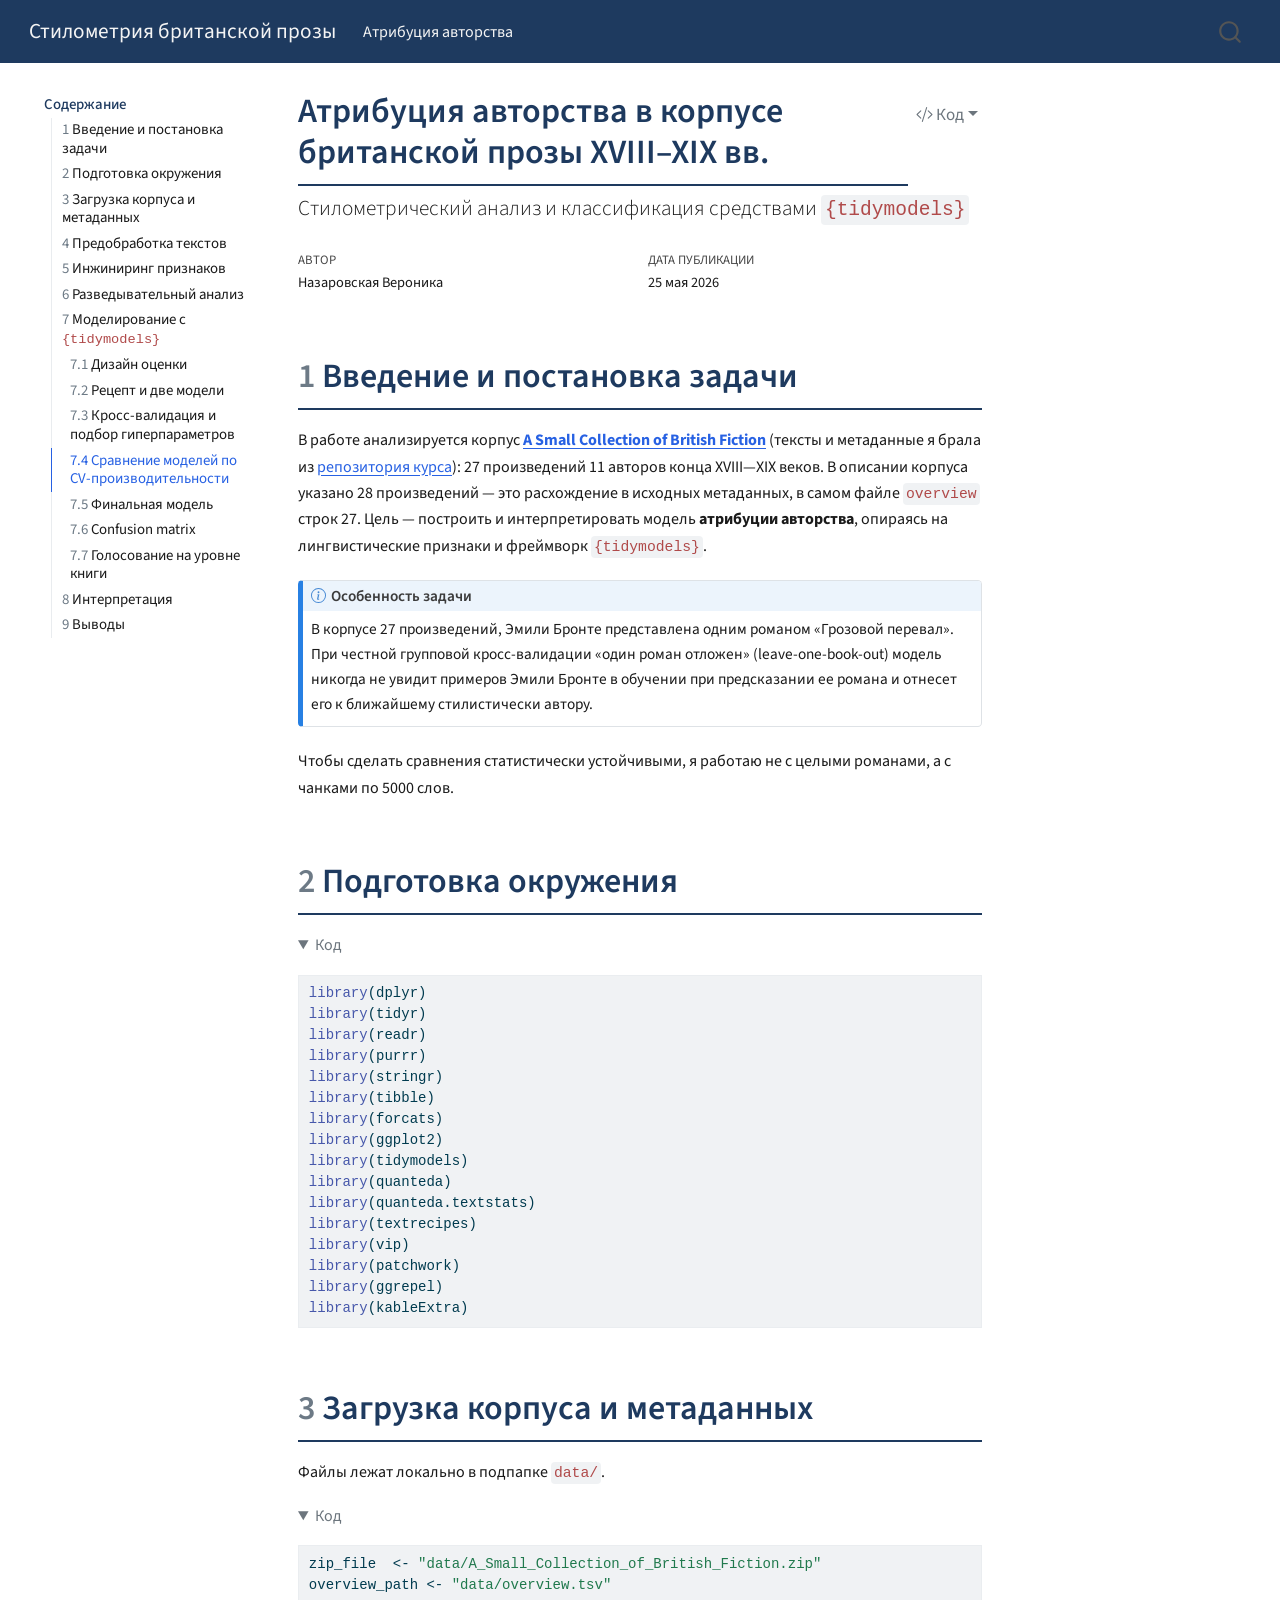
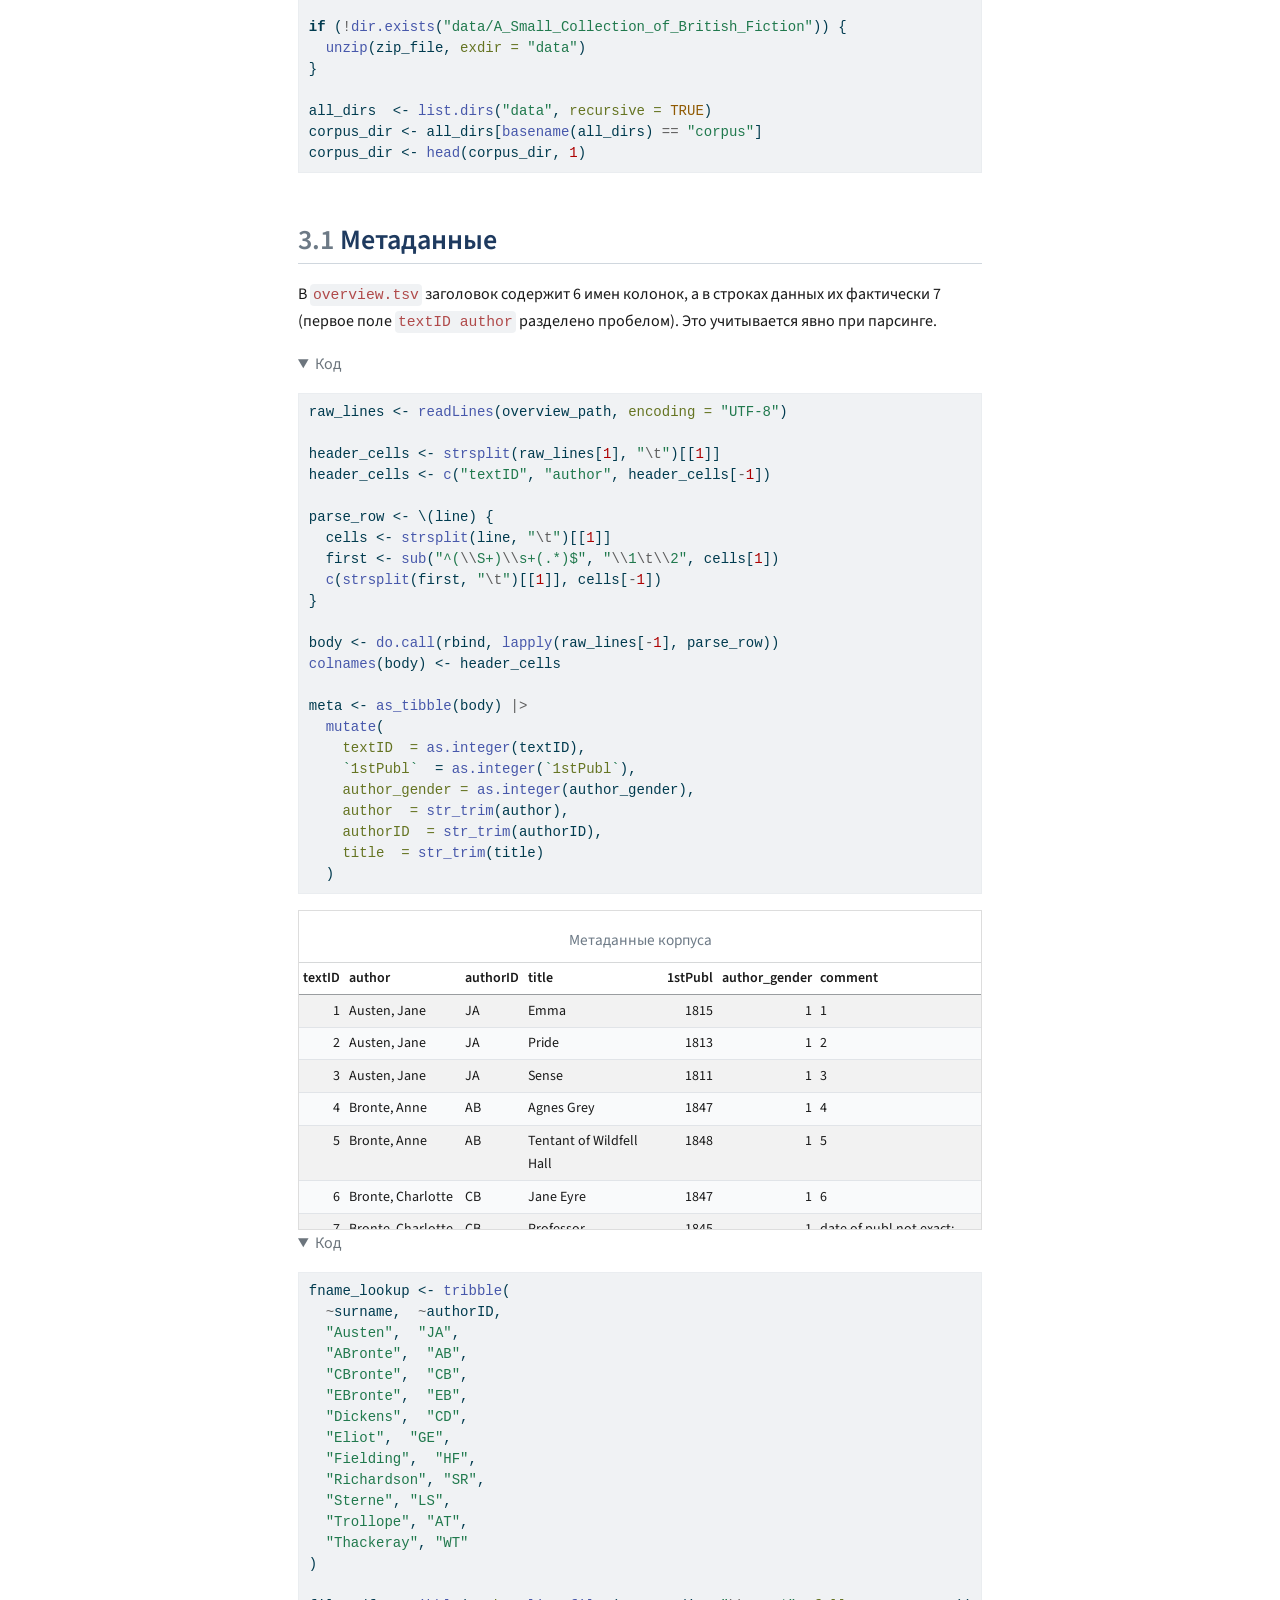
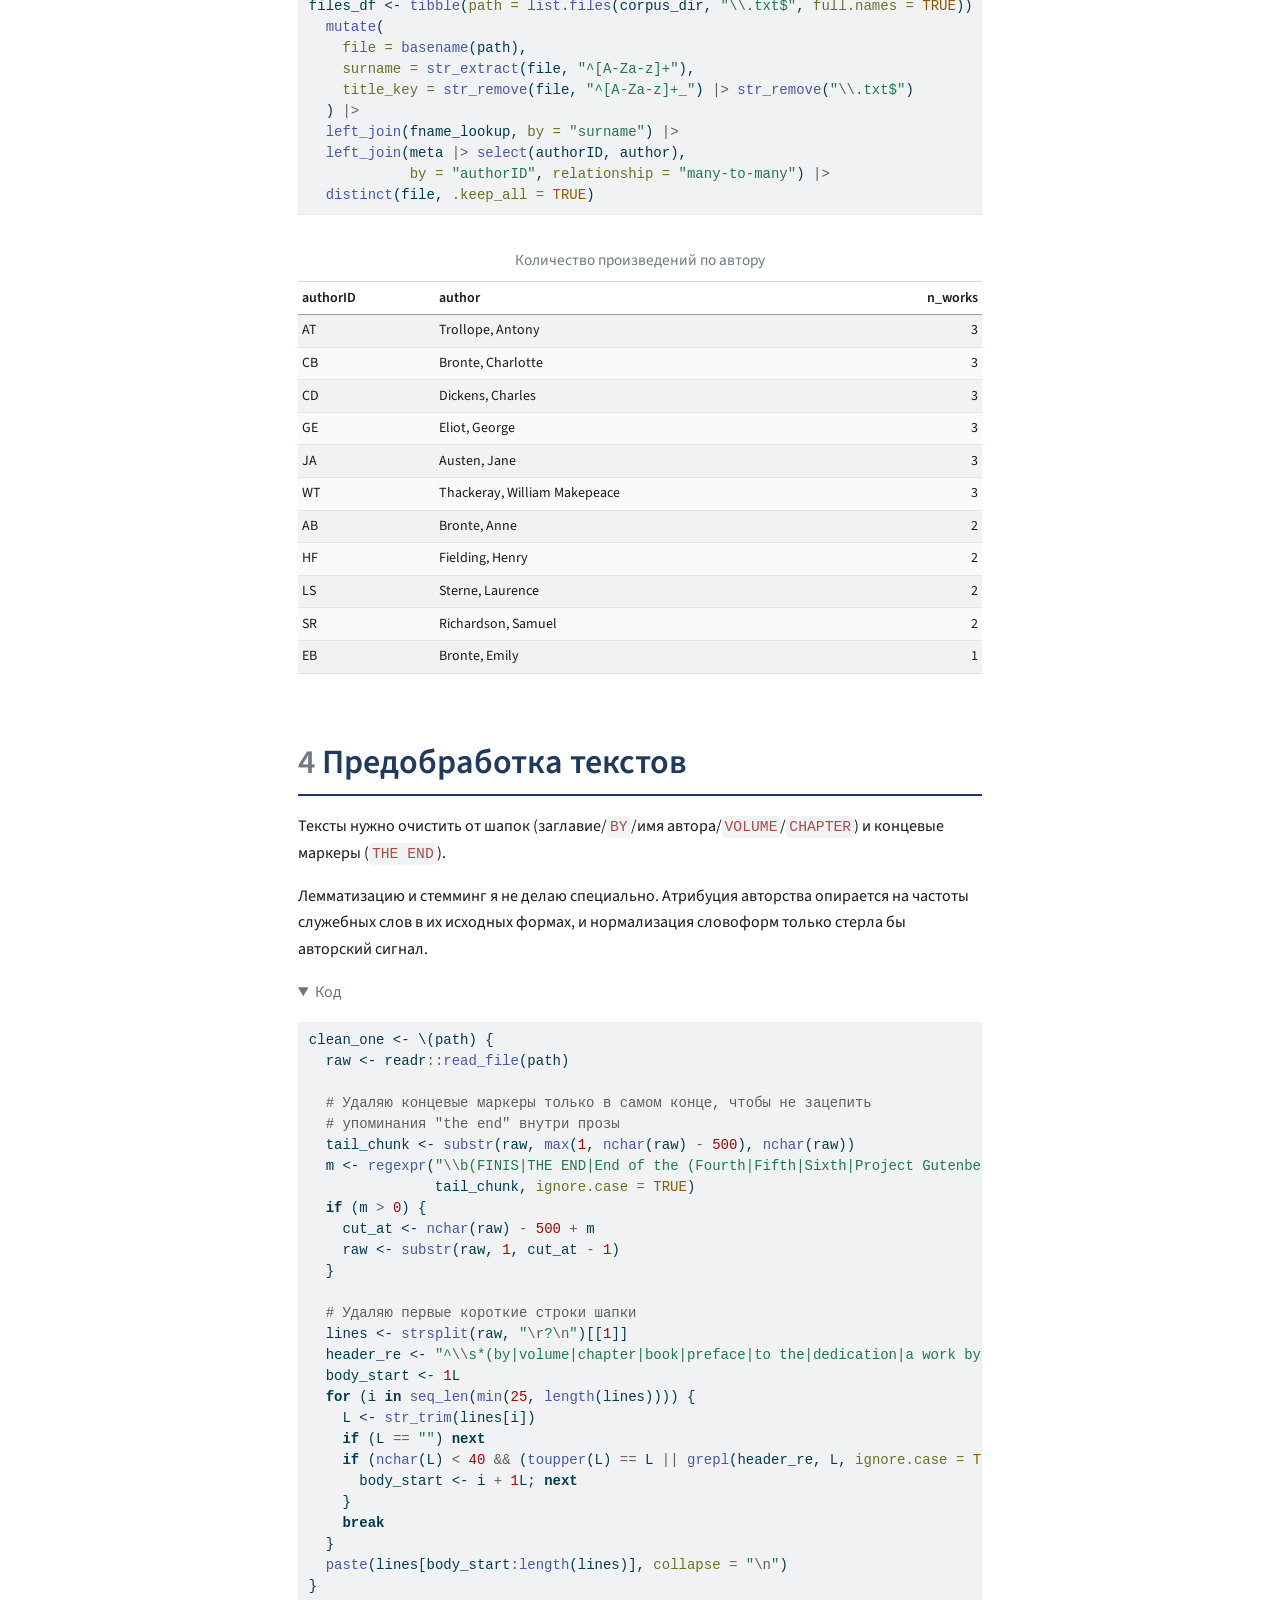
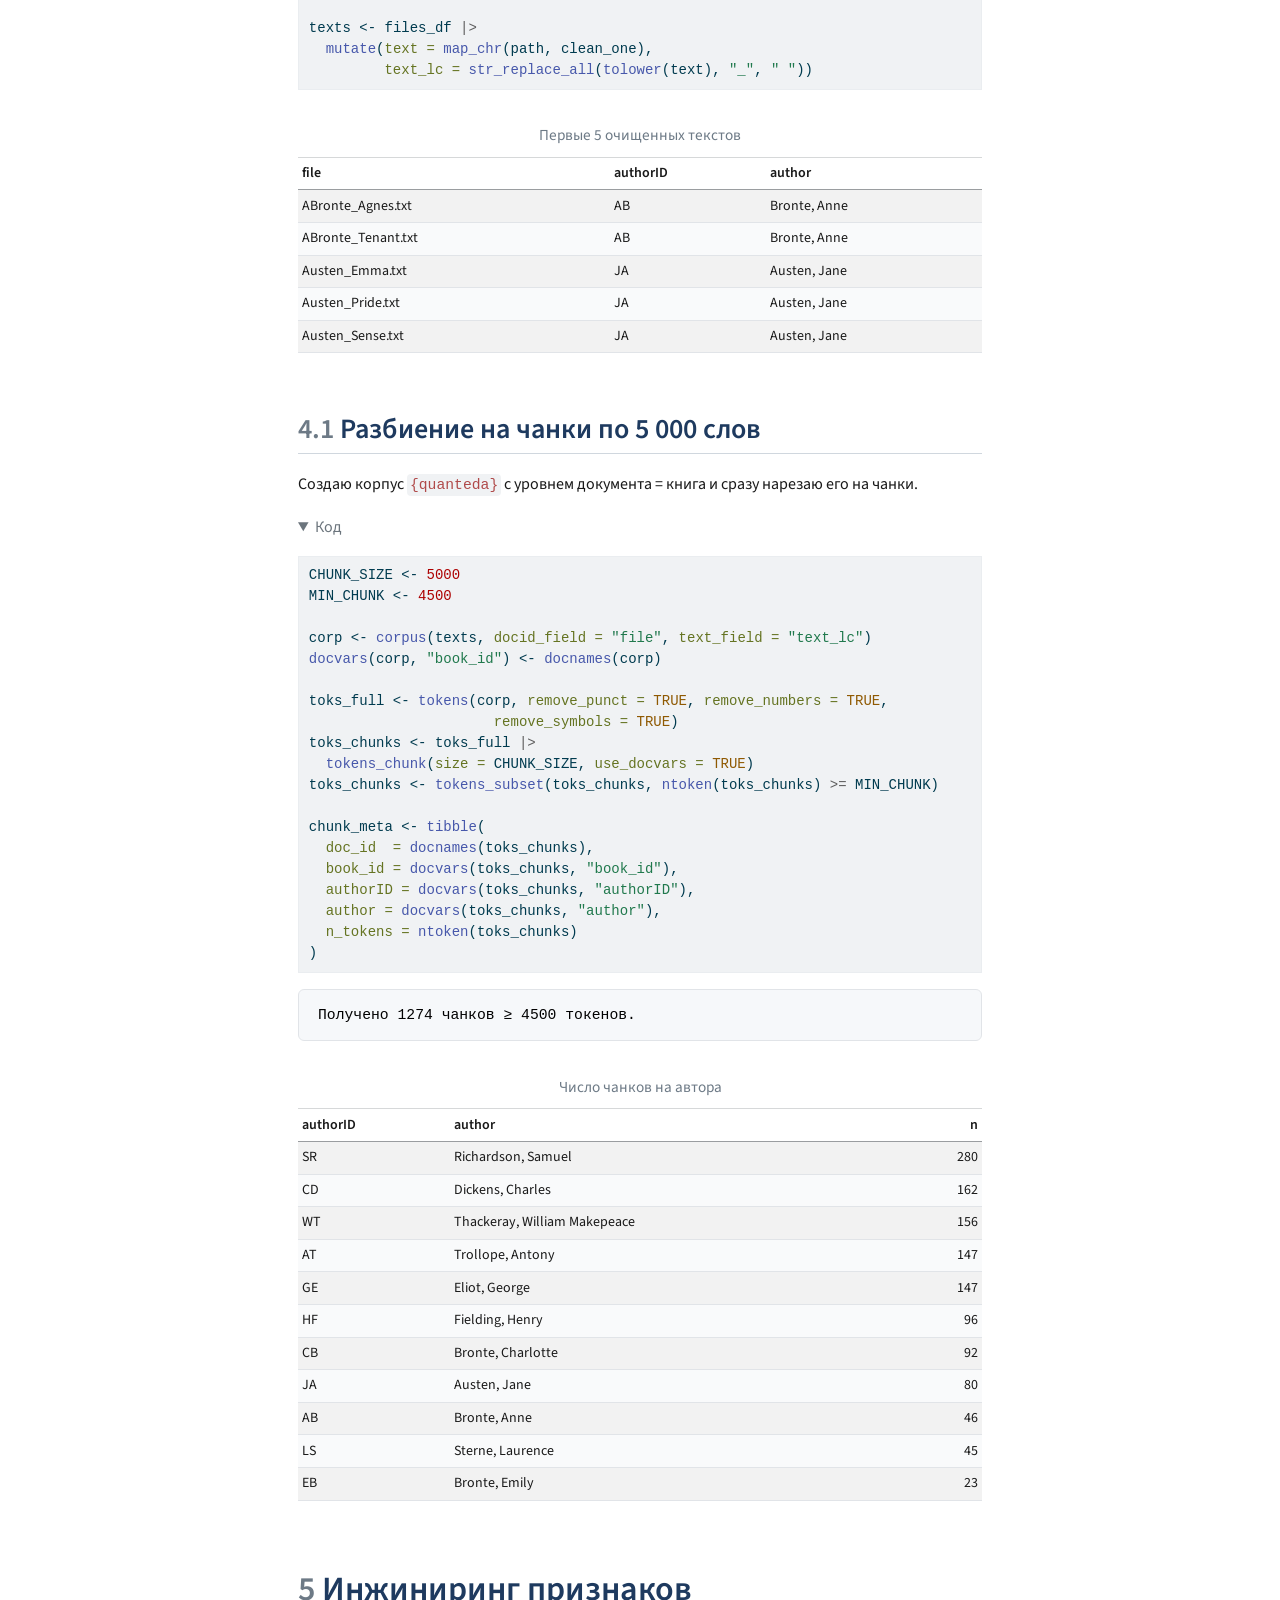
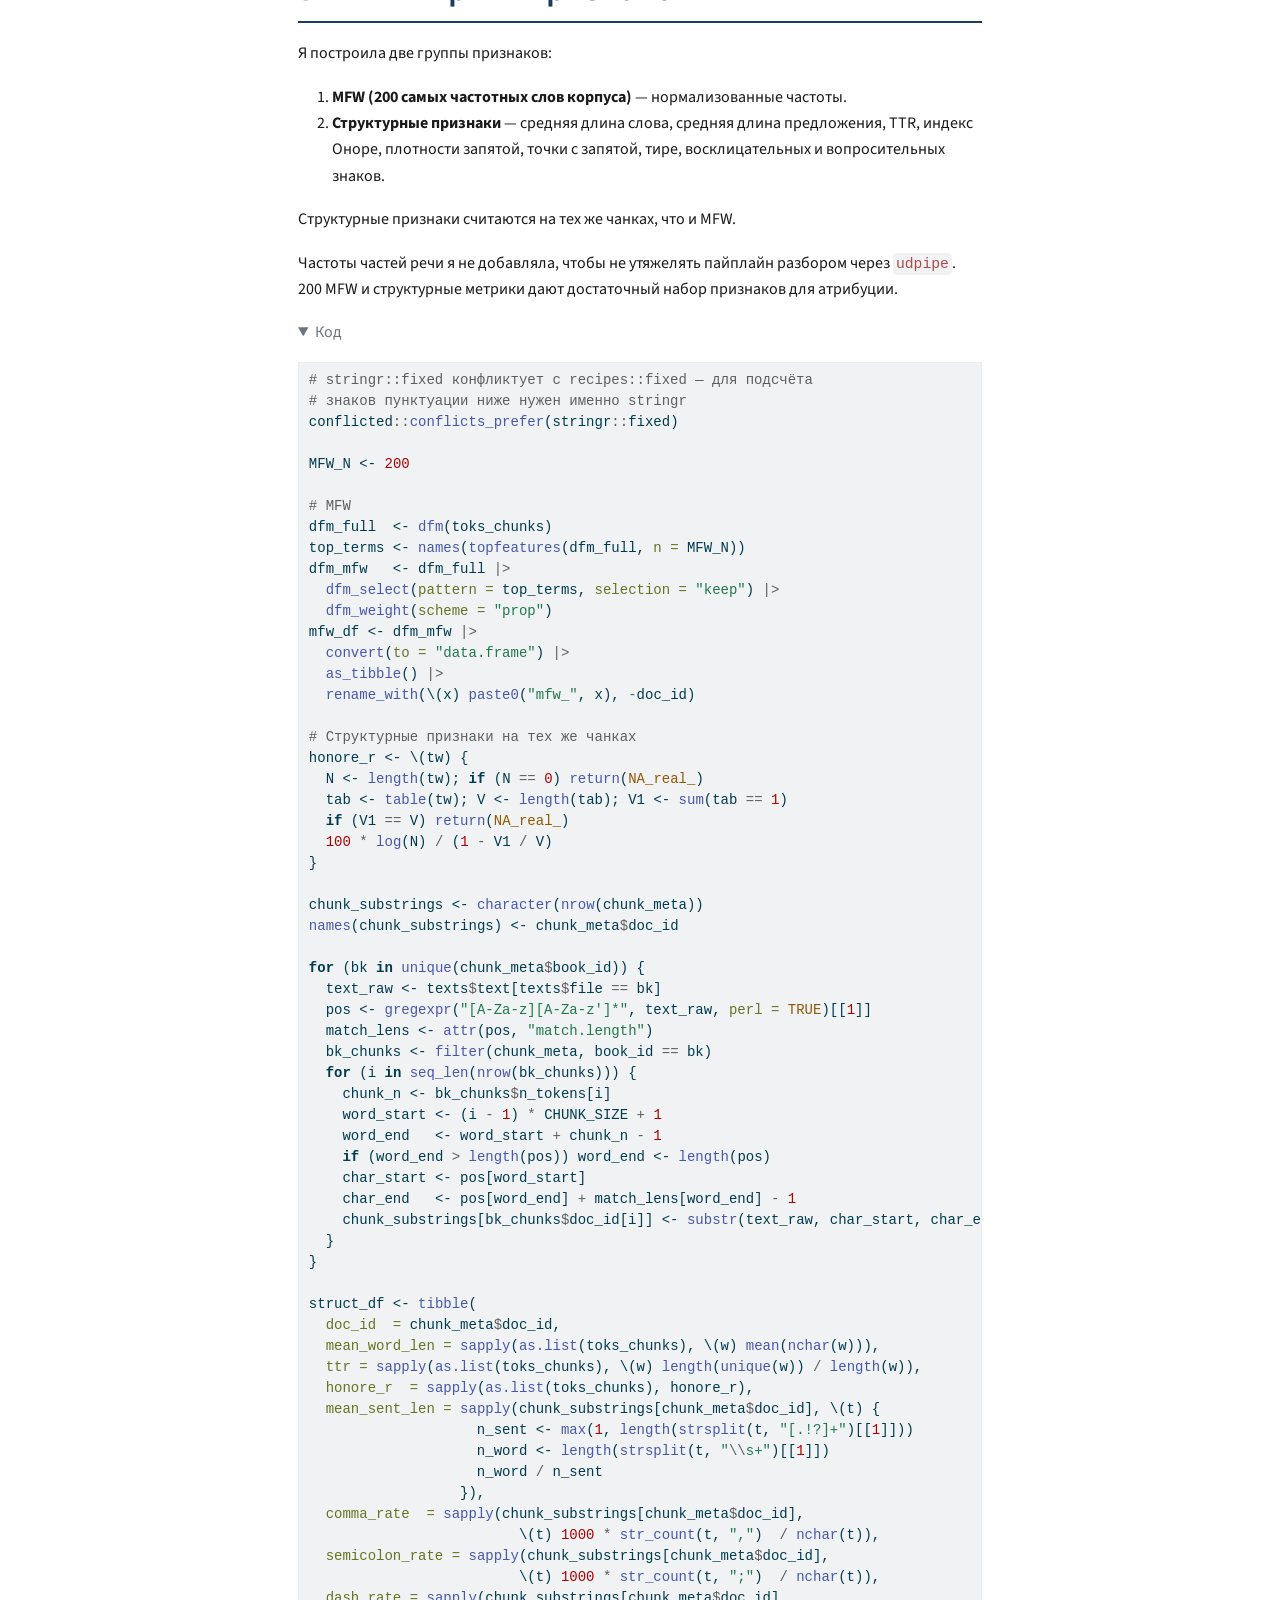
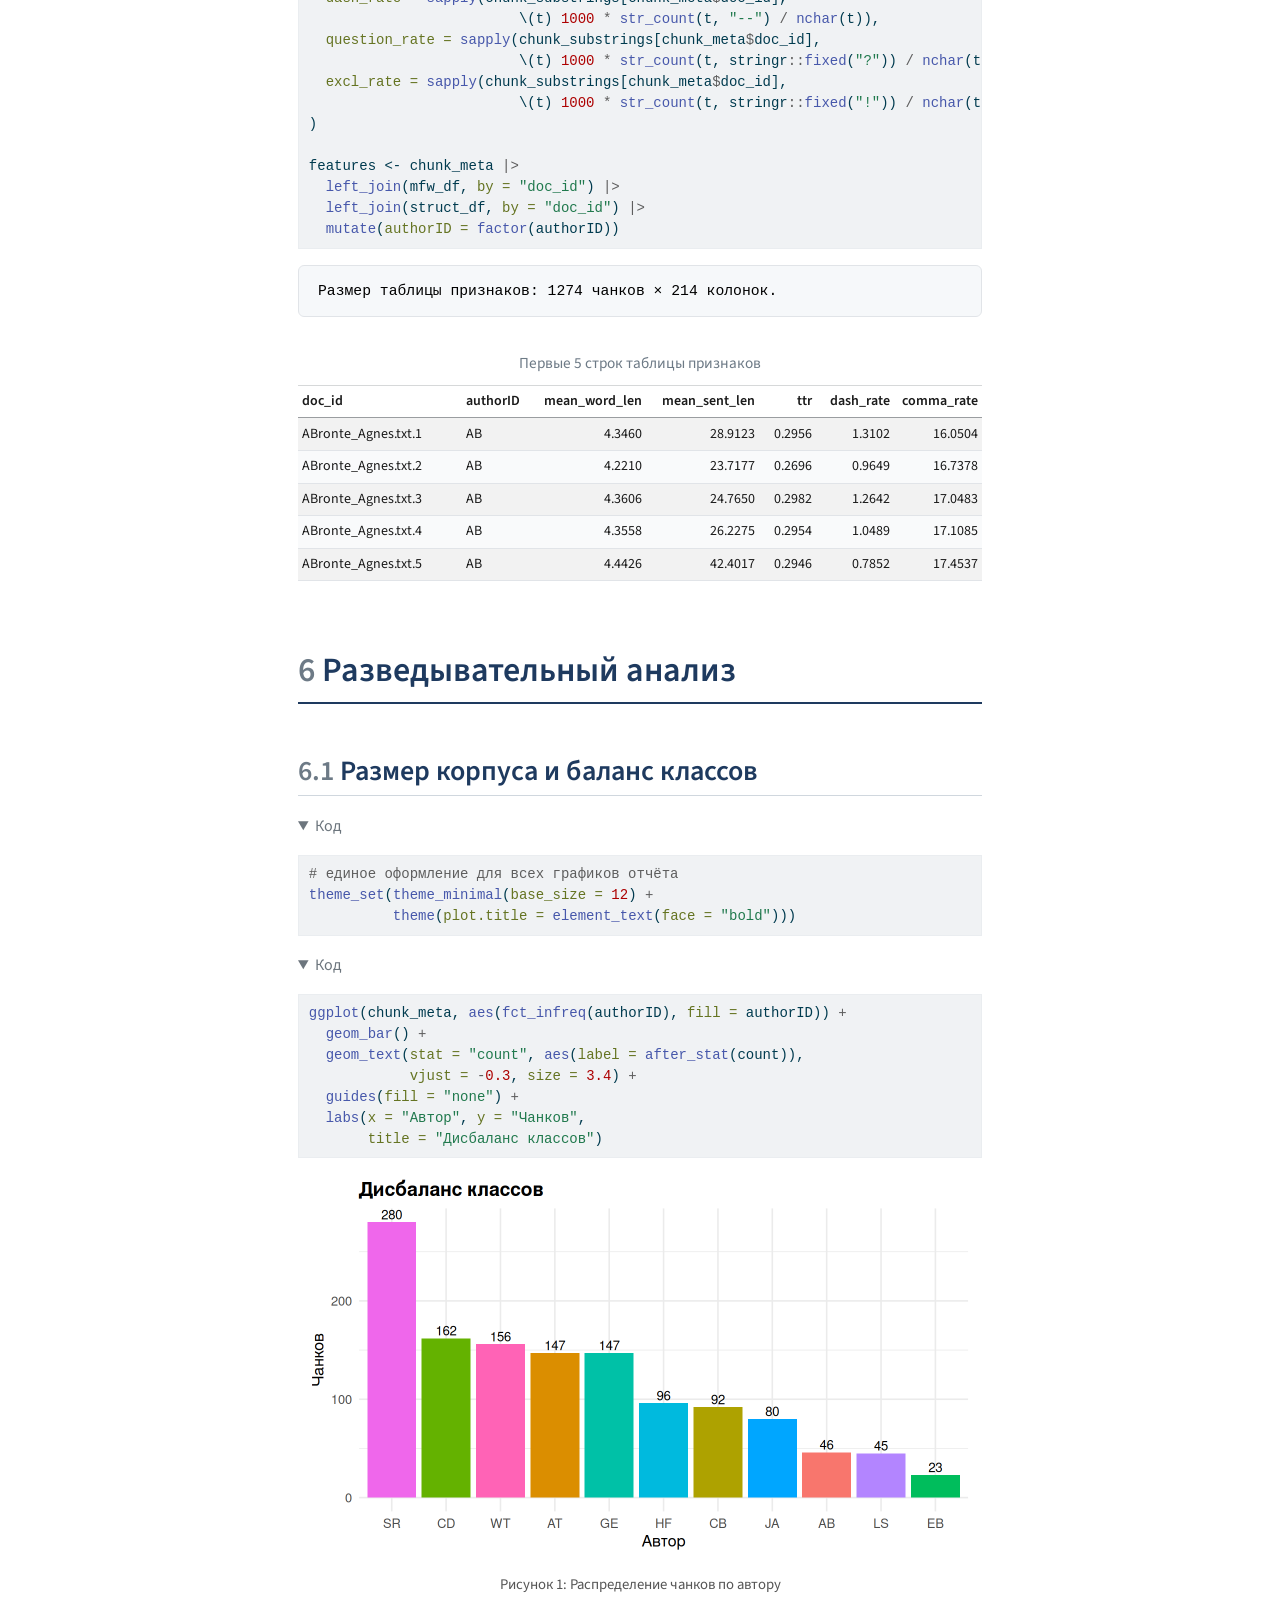
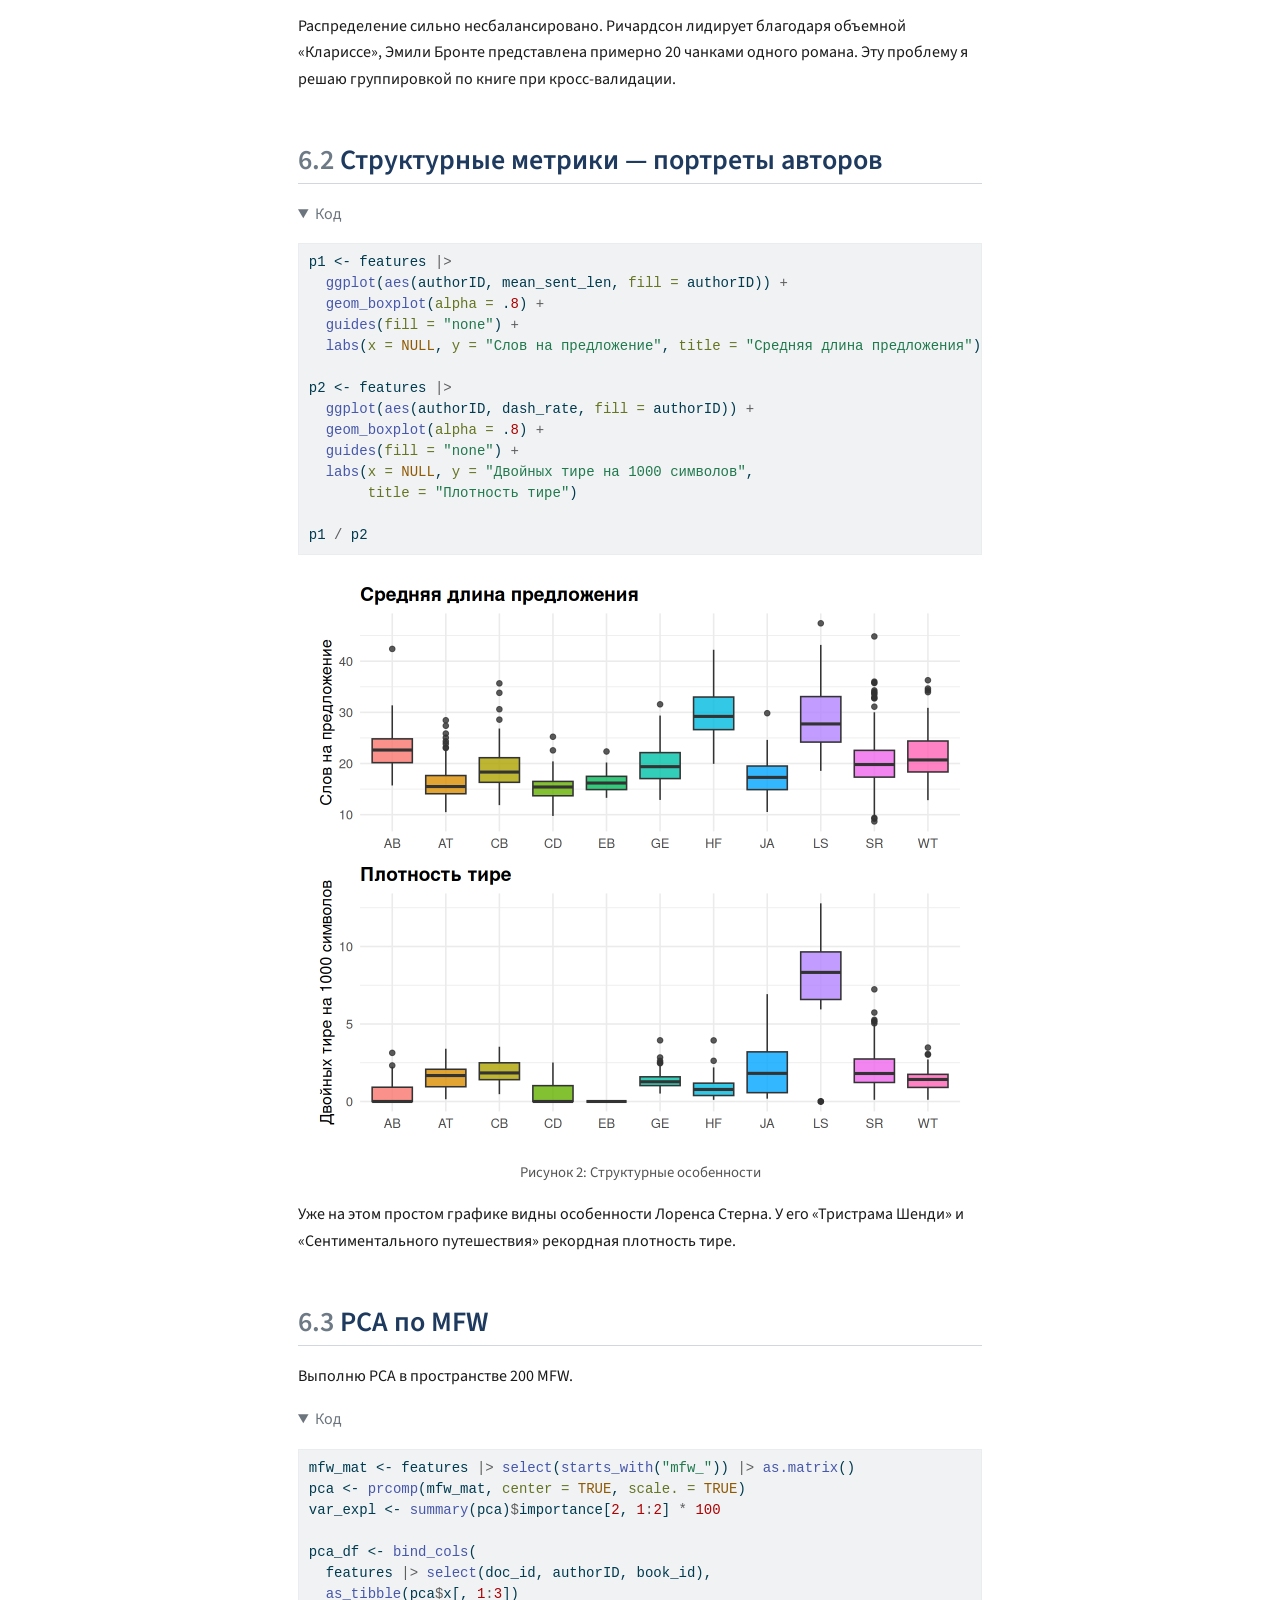
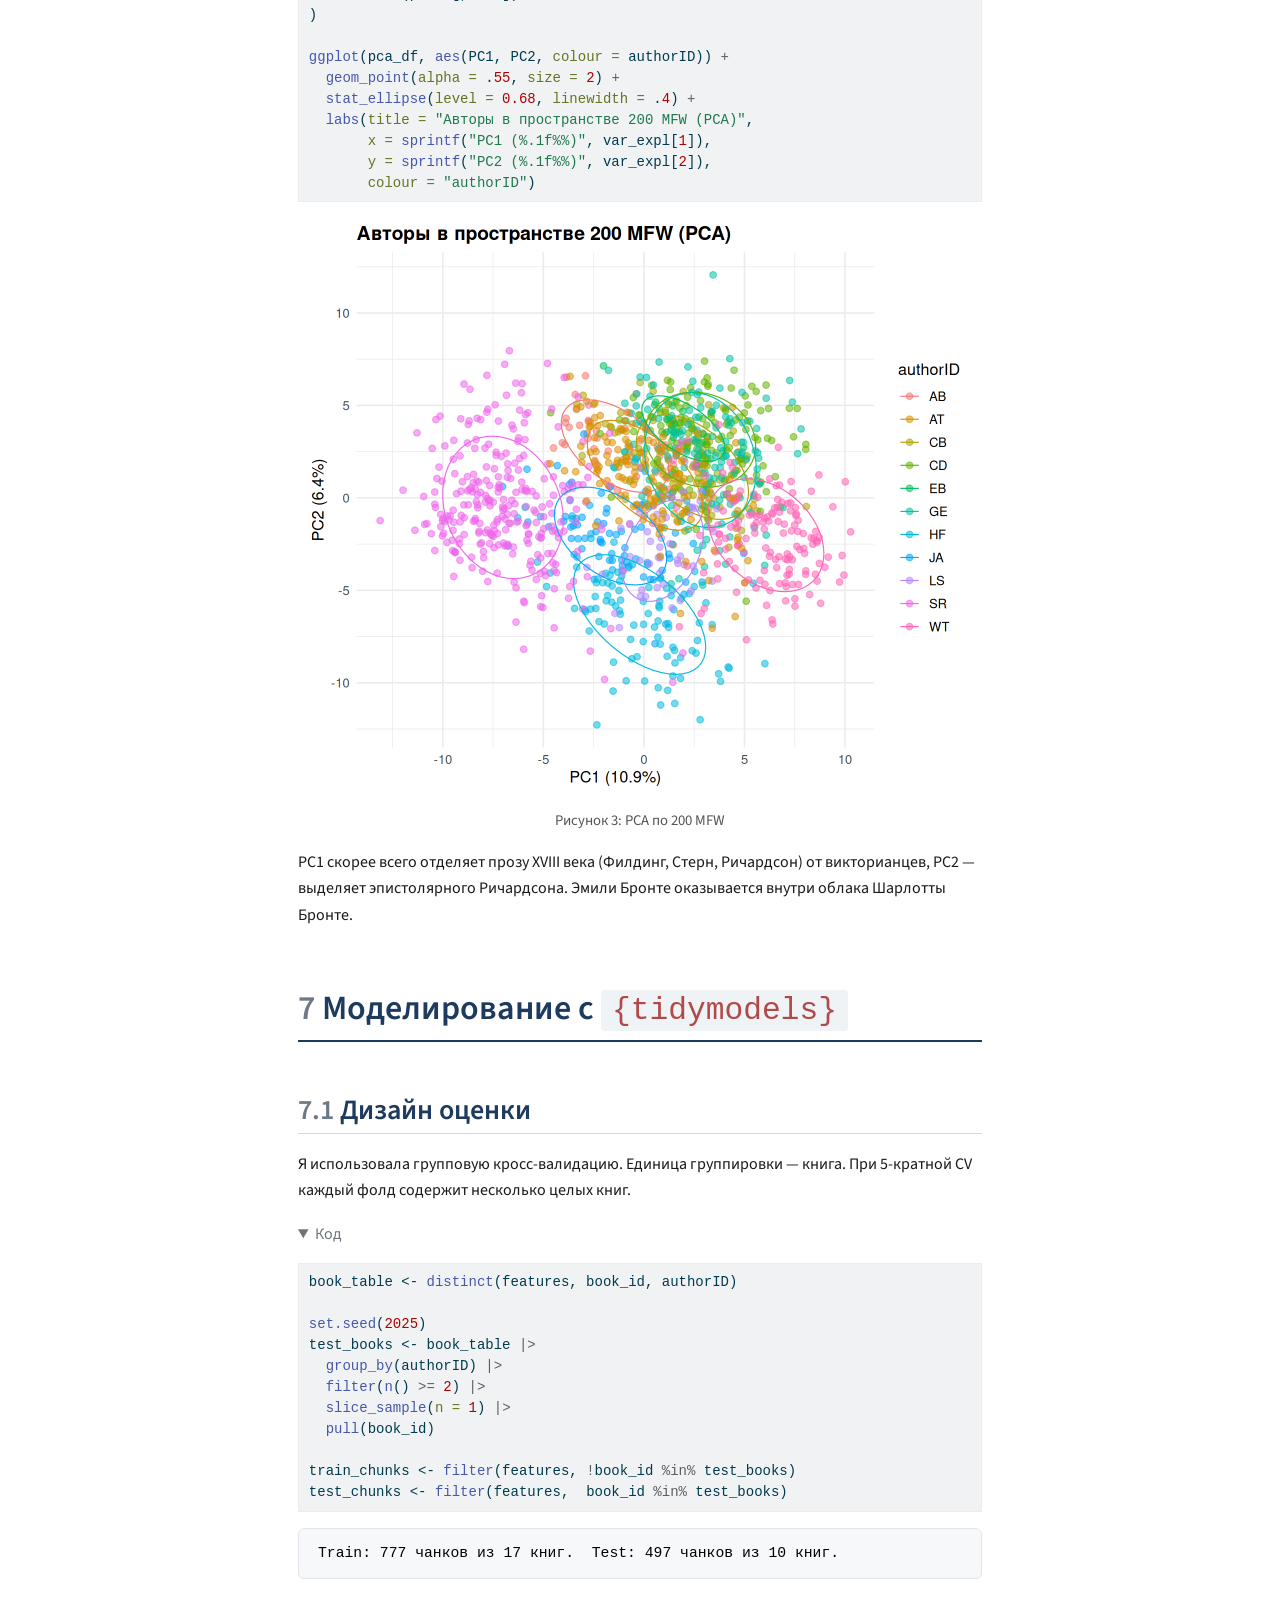
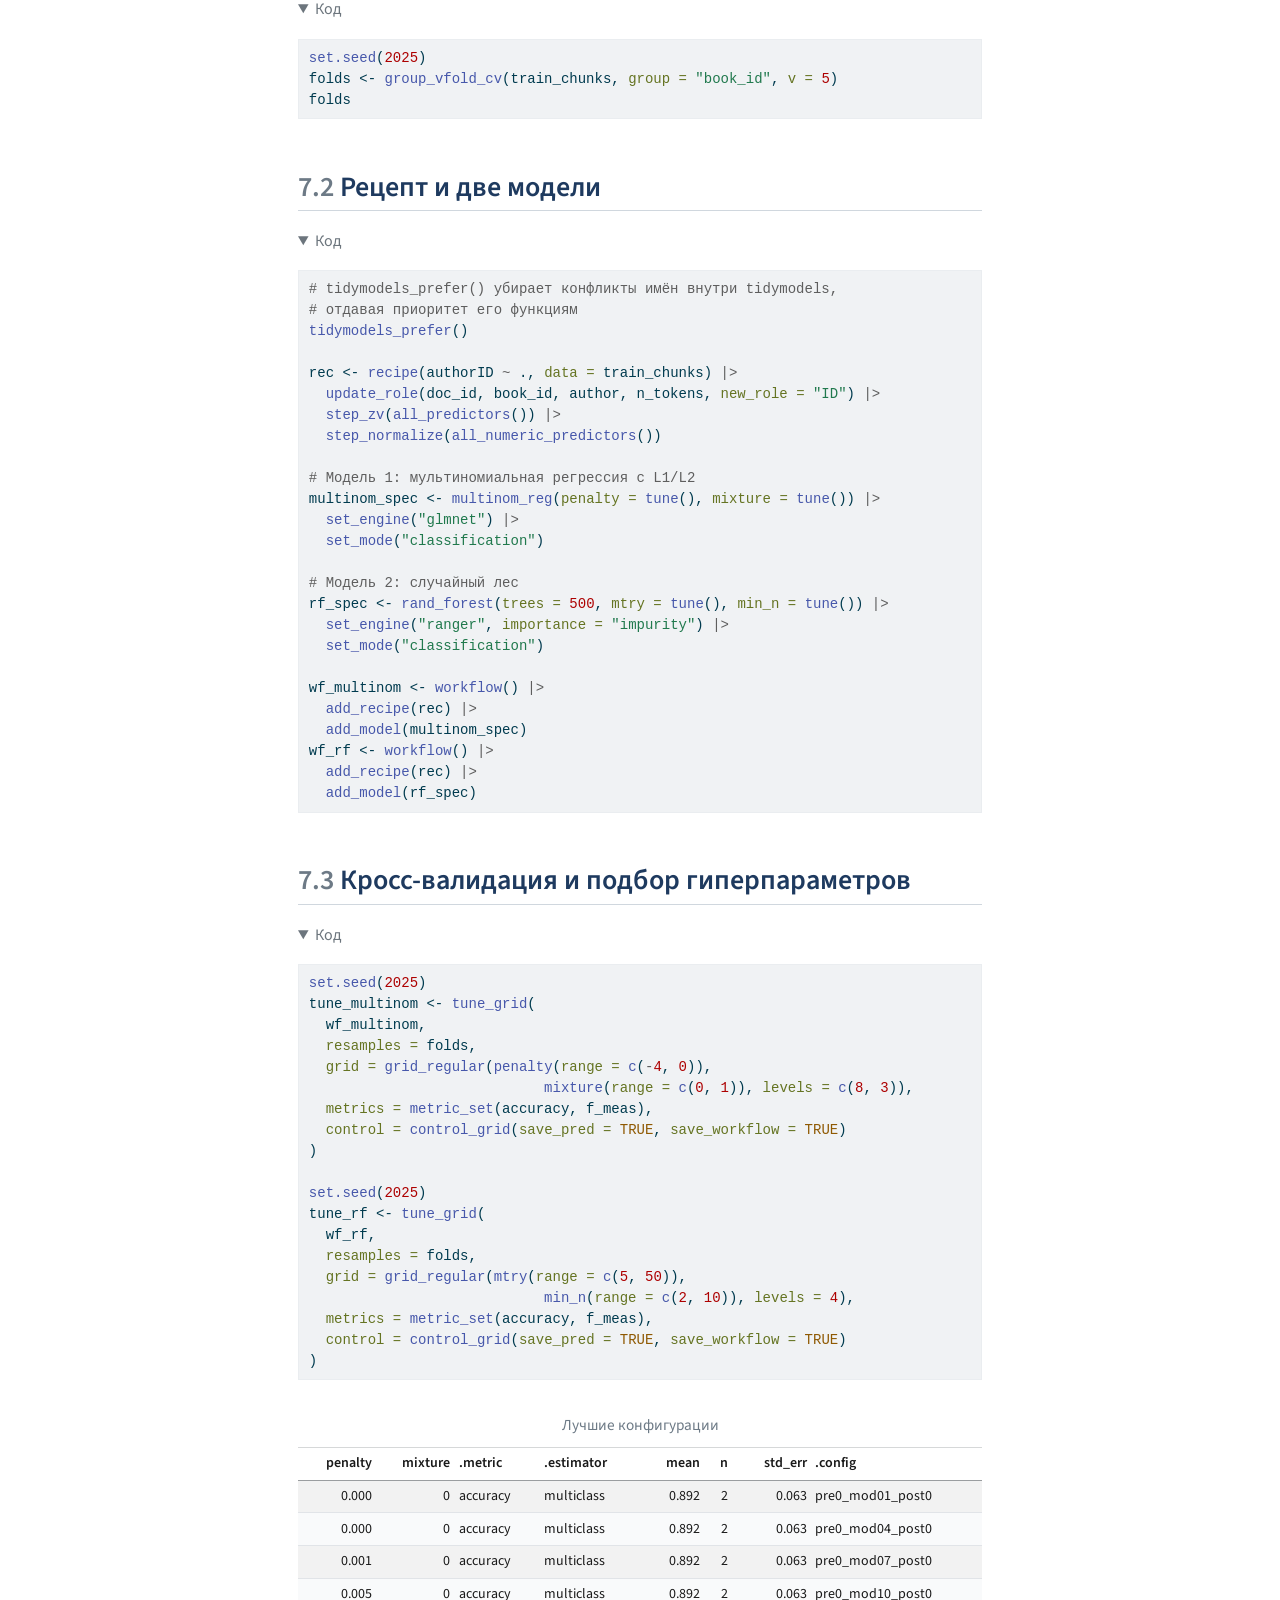
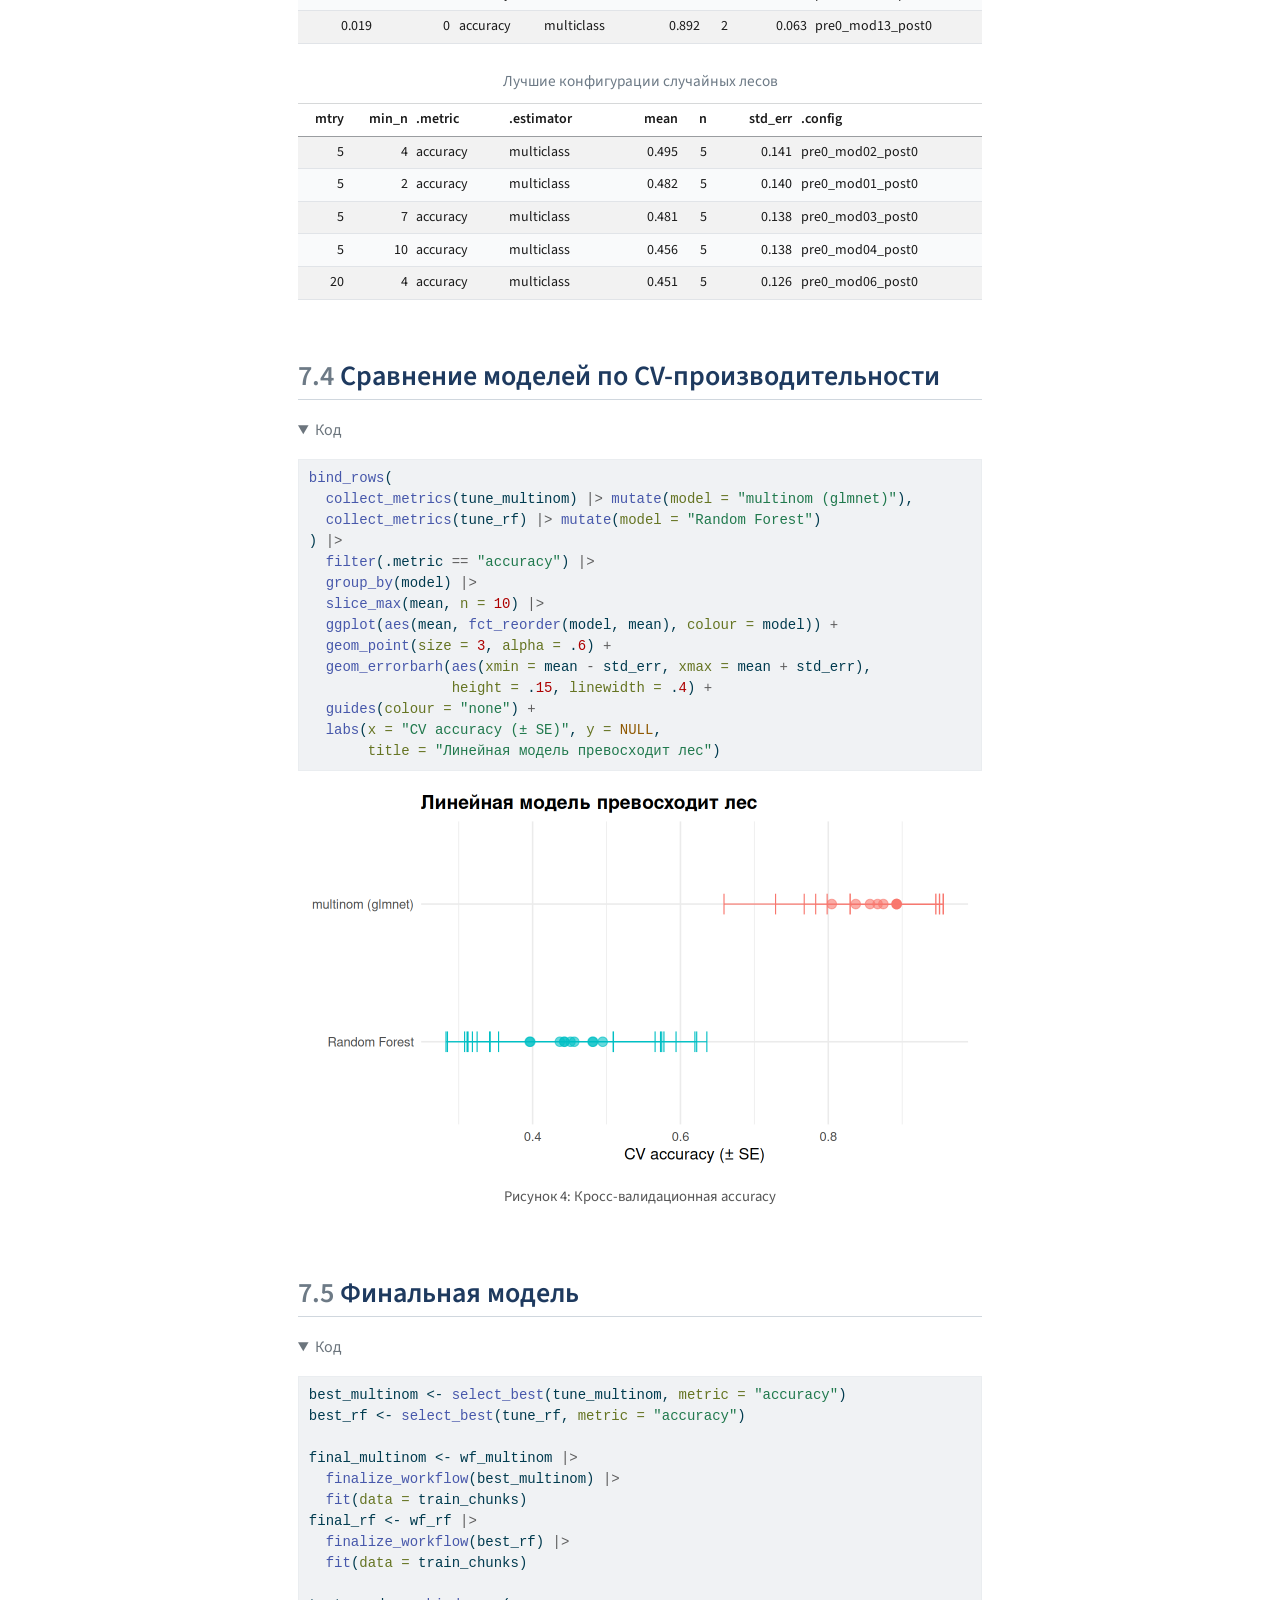
<file: index.html>
<!DOCTYPE html>
<html xmlns="http://www.w3.org/1999/xhtml" lang="ru" xml:lang="ru"><head>

<meta charset="utf-8">
<meta name="generator" content="quarto-1.9.38">

<meta name="viewport" content="width=device-width, initial-scale=1.0, user-scalable=yes">

<meta name="author" content="Назаровская Вероника">

<title>Атрибуция авторства в корпусе британской прозы XVIII–XIX вв. – Стилометрия британской прозы</title>
<style>
/* Default styles provided by pandoc.
** See https://pandoc.org/MANUAL.html#variables-for-html for config info.
*/
code{white-space: pre-wrap;}
span.smallcaps{font-variant: small-caps;}
div.columns{display: flex; gap: min(4vw, 1.5em);}
div.column{flex: auto; overflow-x: auto;}
div.hanging-indent{margin-left: 1.5em; text-indent: -1.5em;}
ul.task-list{list-style: none;}
ul.task-list li input[type="checkbox"] {
  width: 0.8em;
  margin: 0 0.8em 0.2em -1em; /* quarto-specific, see https://github.com/quarto-dev/quarto-cli/issues/4556 */ 
  vertical-align: middle;
}
/* CSS for syntax highlighting */
html { -webkit-text-size-adjust: 100%; }
pre > code.sourceCode { white-space: pre; position: relative; }
pre > code.sourceCode > span { display: inline-block; line-height: 1.25; }
pre > code.sourceCode > span:empty { height: 1.2em; }
.sourceCode { overflow: visible; }
code.sourceCode > span { color: inherit; text-decoration: inherit; }
div.sourceCode { margin: 1em 0; }
pre.sourceCode { margin: 0; }
@media screen {
div.sourceCode { overflow: auto; }
}
@media print {
pre > code.sourceCode { white-space: pre-wrap; }
pre > code.sourceCode > span { text-indent: -5em; padding-left: 5em; }
}
pre.numberSource code
  { counter-reset: source-line 0; }
pre.numberSource code > span
  { position: relative; left: -4em; counter-increment: source-line; }
pre.numberSource code > span > a:first-child::before
  { content: counter(source-line);
    position: relative; left: -1em; text-align: right; vertical-align: baseline;
    border: none; display: inline-block;
    -webkit-touch-callout: none; -webkit-user-select: none;
    -khtml-user-select: none; -moz-user-select: none;
    -ms-user-select: none; user-select: none;
    padding: 0 4px; width: 4em;
  }
pre.numberSource { margin-left: 3em;  padding-left: 4px; }
div.sourceCode
  {   }
@media screen {
pre > code.sourceCode > span > a:first-child::before { text-decoration: underline; }
}
</style>


<script src="site_libs/quarto-nav/quarto-nav.js"></script>
<script src="site_libs/quarto-nav/headroom.min.js"></script>
<script src="site_libs/clipboard/clipboard.min.js"></script>
<script src="site_libs/quarto-search/autocomplete.umd.js"></script>
<script src="site_libs/quarto-search/fuse.min.js"></script>
<script src="site_libs/quarto-search/quarto-search.js"></script>
<meta name="quarto:offset" content="./">
<script src="site_libs/quarto-html/quarto.js" type="module"></script>
<script src="site_libs/quarto-html/tabsets/tabsets.js" type="module"></script>
<script src="site_libs/quarto-html/popper.min.js"></script>
<script src="site_libs/quarto-html/tippy.umd.min.js"></script>
<script src="site_libs/quarto-html/anchor.min.js"></script>
<link href="site_libs/quarto-html/tippy.css" rel="stylesheet">
<link href="site_libs/quarto-html/quarto-syntax-highlighting-15634bcf2e68342d4ad2dfa704d543f6.css" rel="stylesheet" id="quarto-text-highlighting-styles">
<script src="site_libs/bootstrap/bootstrap.min.js"></script>
<link href="site_libs/bootstrap/bootstrap-icons.css" rel="stylesheet">
<link href="site_libs/bootstrap/bootstrap-3e7735b7b22659e5fa437aca0bb49075.min.css" rel="stylesheet" append-hash="true" id="quarto-bootstrap" data-mode="light">
<script id="quarto-search-options" type="application/json">{
  "location": "navbar",
  "copy-button": false,
  "collapse-after": 3,
  "panel-placement": "end",
  "type": "overlay",
  "limit": 50,
  "keyboard-shortcut": [
    "f",
    "/",
    "s"
  ],
  "show-item-context": false,
  "language": {
    "search-no-results-text": "Поиск не дал результатов",
    "search-matching-documents-text": "Результаты поиска",
    "search-copy-link-title": "Скопировать ссылку",
    "search-hide-matches-text": "Скрыть дополнительные результаты",
    "search-more-match-text": "дополнительный результат в этом документе",
    "search-more-matches-text": "дополнительных результата(-ов) в этом документе",
    "search-clear-button-title": "Очистить",
    "search-text-placeholder": "",
    "search-detached-cancel-button-title": "Отменить",
    "search-submit-button-title": "Найти",
    "search-label": "Поиск"
  }
}</script>
<script src="site_libs/kePrint-0.0.1/kePrint.js"></script>
<link href="site_libs/lightable-0.0.1/lightable.css" rel="stylesheet">
<link href="site_libs/pagedtable-1.1/css/pagedtable.css" rel="stylesheet">
<script src="site_libs/pagedtable-1.1/js/pagedtable.js"></script>


<link rel="stylesheet" href="styles.css">
</head>

<body class="floating nav-fixed quarto-light">

<div id="quarto-search-results"></div>
  <header id="quarto-header" class="headroom fixed-top">
    <nav class="navbar navbar-expand-lg " data-bs-theme="dark">
      <div class="navbar-container container-fluid">
      <div class="navbar-brand-container mx-auto">
    <a class="navbar-brand" href="./index.html">
    <span class="navbar-title">Стилометрия британской прозы</span>
    </a>
  </div>
            <div id="quarto-search" class="" title="Поиск"></div>
          <button class="navbar-toggler" type="button" data-bs-toggle="collapse" data-bs-target="#navbarCollapse" aria-controls="navbarCollapse" role="menu" aria-expanded="false" aria-label="Переключить навигацию" onclick="if (window.quartoToggleHeadroom) { window.quartoToggleHeadroom(); }">
  <span class="navbar-toggler-icon"></span>
</button>
          <div class="collapse navbar-collapse" id="navbarCollapse">
            <ul class="navbar-nav navbar-nav-scroll me-auto">
  <li class="nav-item">
    <a class="nav-link active" href="./index.html" aria-current="page"> 
<span class="menu-text">Атрибуция авторства</span></a>
  </li>  
</ul>
          </div> <!-- /navcollapse -->
            <div class="quarto-navbar-tools">
</div>
      </div> <!-- /container-fluid -->
    </nav>
</header>
<!-- content -->
<div id="quarto-content" class="quarto-container page-columns page-rows-contents page-layout-article page-navbar">
<!-- sidebar -->
  <nav id="quarto-sidebar" class="sidebar collapse collapse-horizontal quarto-sidebar-collapse-item sidebar-navigation floating overflow-auto">
    <nav id="TOC" role="doc-toc" class="toc-active">
    <h2 id="toc-title">Содержание</h2>
   
  <ul>
  <li><a href="#введение-и-постановка-задачи" id="toc-введение-и-постановка-задачи" class="nav-link active" data-scroll-target="#введение-и-постановка-задачи"><span class="header-section-number">1</span> Введение и постановка задачи</a></li>
  <li><a href="#подготовка-окружения" id="toc-подготовка-окружения" class="nav-link" data-scroll-target="#подготовка-окружения"><span class="header-section-number">2</span> Подготовка окружения</a></li>
  <li><a href="#загрузка-корпуса-и-метаданных" id="toc-загрузка-корпуса-и-метаданных" class="nav-link" data-scroll-target="#загрузка-корпуса-и-метаданных"><span class="header-section-number">3</span> Загрузка корпуса и метаданных</a>
  <ul class="collapse">
  <li><a href="#метаданные" id="toc-метаданные" class="nav-link" data-scroll-target="#метаданные"><span class="header-section-number">3.1</span> Метаданные</a></li>
  </ul></li>
  <li><a href="#предобработка-текстов" id="toc-предобработка-текстов" class="nav-link" data-scroll-target="#предобработка-текстов"><span class="header-section-number">4</span> Предобработка текстов</a>
  <ul class="collapse">
  <li><a href="#разбиение-на-чанки-по-5-000-слов" id="toc-разбиение-на-чанки-по-5-000-слов" class="nav-link" data-scroll-target="#разбиение-на-чанки-по-5-000-слов"><span class="header-section-number">4.1</span> Разбиение на чанки по 5 000 слов</a></li>
  </ul></li>
  <li><a href="#инжиниринг-признаков" id="toc-инжиниринг-признаков" class="nav-link" data-scroll-target="#инжиниринг-признаков"><span class="header-section-number">5</span> Инжиниринг признаков</a></li>
  <li><a href="#разведывательный-анализ" id="toc-разведывательный-анализ" class="nav-link" data-scroll-target="#разведывательный-анализ"><span class="header-section-number">6</span> Разведывательный анализ</a>
  <ul class="collapse">
  <li><a href="#размер-корпуса-и-баланс-классов" id="toc-размер-корпуса-и-баланс-классов" class="nav-link" data-scroll-target="#размер-корпуса-и-баланс-классов"><span class="header-section-number">6.1</span> Размер корпуса и баланс классов</a></li>
  <li><a href="#структурные-метрики-портреты-авторов" id="toc-структурные-метрики-портреты-авторов" class="nav-link" data-scroll-target="#структурные-метрики-портреты-авторов"><span class="header-section-number">6.2</span> Структурные метрики — портреты авторов</a></li>
  <li><a href="#pca-по-mfw" id="toc-pca-по-mfw" class="nav-link" data-scroll-target="#pca-по-mfw"><span class="header-section-number">6.3</span> PCA по MFW</a></li>
  </ul></li>
  <li><a href="#моделирование-с-tidymodels" id="toc-моделирование-с-tidymodels" class="nav-link" data-scroll-target="#моделирование-с-tidymodels"><span class="header-section-number">7</span> Моделирование с <code>{tidymodels}</code></a>
  <ul class="collapse">
  <li><a href="#дизайн-оценки" id="toc-дизайн-оценки" class="nav-link" data-scroll-target="#дизайн-оценки"><span class="header-section-number">7.1</span> Дизайн оценки</a></li>
  <li><a href="#рецепт-и-две-модели" id="toc-рецепт-и-две-модели" class="nav-link" data-scroll-target="#рецепт-и-две-модели"><span class="header-section-number">7.2</span> Рецепт и две модели</a></li>
  <li><a href="#кросс-валидация-и-подбор-гиперпараметров" id="toc-кросс-валидация-и-подбор-гиперпараметров" class="nav-link" data-scroll-target="#кросс-валидация-и-подбор-гиперпараметров"><span class="header-section-number">7.3</span> Кросс-валидация и подбор гиперпараметров</a></li>
  <li><a href="#сравнение-моделей-по-cv-производительности" id="toc-сравнение-моделей-по-cv-производительности" class="nav-link" data-scroll-target="#сравнение-моделей-по-cv-производительности"><span class="header-section-number">7.4</span> Сравнение моделей по CV-производительности</a></li>
  <li><a href="#финальная-модель" id="toc-финальная-модель" class="nav-link" data-scroll-target="#финальная-модель"><span class="header-section-number">7.5</span> Финальная модель</a></li>
  <li><a href="#confusion-matrix" id="toc-confusion-matrix" class="nav-link" data-scroll-target="#confusion-matrix"><span class="header-section-number">7.6</span> Confusion matrix</a></li>
  <li><a href="#голосование-на-уровне-книги" id="toc-голосование-на-уровне-книги" class="nav-link" data-scroll-target="#голосование-на-уровне-книги"><span class="header-section-number">7.7</span> Голосование на уровне книги</a></li>
  </ul></li>
  <li><a href="#интерпретация" id="toc-интерпретация" class="nav-link" data-scroll-target="#интерпретация"><span class="header-section-number">8</span> Интерпретация</a>
  <ul class="collapse">
  <li><a href="#roc-по-классам" id="toc-roc-по-классам" class="nav-link" data-scroll-target="#roc-по-классам"><span class="header-section-number">8.1</span> ROC по классам</a></li>
  <li><a href="#почему-модель-путает-эмили-бронте" id="toc-почему-модель-путает-эмили-бронте" class="nav-link" data-scroll-target="#почему-модель-путает-эмили-бронте"><span class="header-section-number">8.2</span> Почему модель путает Эмили Бронте</a></li>
  <li><a href="#важность-признаков-rf-и-коэффициенты-glmnet" id="toc-важность-признаков-rf-и-коэффициенты-glmnet" class="nav-link" data-scroll-target="#важность-признаков-rf-и-коэффициенты-glmnet"><span class="header-section-number">8.3</span> Важность признаков (RF) и коэффициенты (glmnet)</a></li>
  </ul></li>
  <li><a href="#выводы" id="toc-выводы" class="nav-link" data-scroll-target="#выводы"><span class="header-section-number">9</span> Выводы</a></li>
  </ul>
</nav>
</nav>
<div id="quarto-sidebar-glass" class="quarto-sidebar-collapse-item" data-bs-toggle="collapse" data-bs-target=".quarto-sidebar-collapse-item"></div>
<!-- margin-sidebar -->
    <div id="quarto-margin-sidebar" class="sidebar margin-sidebar zindex-bottom">
    </div>
<!-- main -->
<main class="content" id="quarto-document-content">

<header id="title-block-header" class="quarto-title-block default">
<div class="quarto-title">
<div class="quarto-title-block"><div><h1 class="title">Атрибуция авторства в корпусе британской прозы XVIII–XIX вв.</h1><button type="button" class="btn code-tools-button dropdown-toggle" id="quarto-code-tools-menu" data-bs-toggle="dropdown" aria-expanded="false"><i class="bi"></i> Код</button><ul class="dropdown-menu dropdown-menu-end" aria-labelelledby="quarto-code-tools-menu"><li><a id="quarto-show-all-code" class="dropdown-item" href="javascript:void(0)" role="button">Развернуть код</a></li><li><a id="quarto-hide-all-code" class="dropdown-item" href="javascript:void(0)" role="button">Скрыть код</a></li><li><hr class="dropdown-divider"></li><li><a id="quarto-view-source" class="dropdown-item" href="javascript:void(0)" role="button">Показать код</a></li></ul></div></div>
<p class="subtitle lead">Стилометрический анализ и классификация средствами <code>{tidymodels}</code></p>
</div>



<div class="quarto-title-meta">

    <div>
    <div class="quarto-title-meta-heading">Автор</div>
    <div class="quarto-title-meta-contents">
             <p>Назаровская Вероника </p>
          </div>
  </div>
    
    <div>
    <div class="quarto-title-meta-heading">Дата публикации</div>
    <div class="quarto-title-meta-contents">
      <p class="date">25 мая 2026</p>
    </div>
  </div>
  
    
  </div>
  


</header>


<section id="введение-и-постановка-задачи" class="level1" data-number="1">
<h1 data-number="1"><span class="header-section-number">1</span> Введение и постановка задачи</h1>
<p>В работе анализируется корпус <a href="https://github.com/computationalstylistics/A_Small_Collection_of_British_Fiction/"><strong>A Small Collection of British Fiction</strong></a> (тексты и метаданные я брала из <a href="https://github.com/locusclassicus/text_analysis_2024">репозитория курса</a>): 27 произведений 11 авторов конца XVIII—XIX веков. В описании корпуса указано 28 произведений — это расхождение в исходных метаданных, в самом файле <code>overview</code> строк 27. Цель — построить и интерпретировать модель <strong>атрибуции авторства</strong>, опираясь на лингвистические признаки и фреймворк <code>{tidymodels}</code>.</p>
<div class="callout callout-style-default callout-note callout-titled">
<div class="callout-header d-flex align-content-center">
<div class="callout-icon-container">
<i class="callout-icon"></i>
</div>
<div class="callout-title-container flex-fill">
<span class="screen-reader-only">Уведомление</span>Особенность задачи
</div>
</div>
<div class="callout-body-container callout-body">
<p>В корпусе 27 произведений, Эмили Бронте представлена одним романом «Грозовой перевал». При честной групповой кросс-валидации «один роман отложен» (leave-one-book-out) модель никогда не увидит примеров Эмили Бронте в обучении при предсказании ее романа и отнесет его к ближайшему стилистически автору.</p>
</div>
</div>
<p>Чтобы сделать сравнения статистически устойчивыми, я работаю не с целыми романами, а с чанками по 5000 слов.</p>
</section>
<section id="подготовка-окружения" class="level1" data-number="2">
<h1 data-number="2"><span class="header-section-number">2</span> Подготовка окружения</h1>
<div class="cell">
<details open="" class="code-fold">
<summary>Код</summary>
<div class="code-copy-outer-scaffold"><div class="sourceCode cell-code" id="cb1"><pre class="sourceCode r code-with-copy"><code class="sourceCode r"><span id="cb1-1"><a href="#cb1-1" aria-hidden="true" tabindex="-1"></a><span class="fu">library</span>(dplyr)</span>
<span id="cb1-2"><a href="#cb1-2" aria-hidden="true" tabindex="-1"></a><span class="fu">library</span>(tidyr)</span>
<span id="cb1-3"><a href="#cb1-3" aria-hidden="true" tabindex="-1"></a><span class="fu">library</span>(readr)</span>
<span id="cb1-4"><a href="#cb1-4" aria-hidden="true" tabindex="-1"></a><span class="fu">library</span>(purrr)</span>
<span id="cb1-5"><a href="#cb1-5" aria-hidden="true" tabindex="-1"></a><span class="fu">library</span>(stringr)</span>
<span id="cb1-6"><a href="#cb1-6" aria-hidden="true" tabindex="-1"></a><span class="fu">library</span>(tibble)</span>
<span id="cb1-7"><a href="#cb1-7" aria-hidden="true" tabindex="-1"></a><span class="fu">library</span>(forcats)</span>
<span id="cb1-8"><a href="#cb1-8" aria-hidden="true" tabindex="-1"></a><span class="fu">library</span>(ggplot2)</span>
<span id="cb1-9"><a href="#cb1-9" aria-hidden="true" tabindex="-1"></a><span class="fu">library</span>(tidymodels)</span>
<span id="cb1-10"><a href="#cb1-10" aria-hidden="true" tabindex="-1"></a><span class="fu">library</span>(quanteda)</span>
<span id="cb1-11"><a href="#cb1-11" aria-hidden="true" tabindex="-1"></a><span class="fu">library</span>(quanteda.textstats)</span>
<span id="cb1-12"><a href="#cb1-12" aria-hidden="true" tabindex="-1"></a><span class="fu">library</span>(textrecipes)</span>
<span id="cb1-13"><a href="#cb1-13" aria-hidden="true" tabindex="-1"></a><span class="fu">library</span>(vip)</span>
<span id="cb1-14"><a href="#cb1-14" aria-hidden="true" tabindex="-1"></a><span class="fu">library</span>(patchwork)</span>
<span id="cb1-15"><a href="#cb1-15" aria-hidden="true" tabindex="-1"></a><span class="fu">library</span>(ggrepel)</span>
<span id="cb1-16"><a href="#cb1-16" aria-hidden="true" tabindex="-1"></a><span class="fu">library</span>(kableExtra)</span></code></pre></div><button title="Скопировать текст" class="code-copy-button"><i class="bi"></i></button></div>
</details>
</div>
</section>
<section id="загрузка-корпуса-и-метаданных" class="level1" data-number="3">
<h1 data-number="3"><span class="header-section-number">3</span> Загрузка корпуса и метаданных</h1>
<p>Файлы лежат локально в подпапке <code>data/</code>.</p>
<div class="cell">
<details open="" class="code-fold">
<summary>Код</summary>
<div class="code-copy-outer-scaffold"><div class="sourceCode cell-code" id="cb2"><pre class="sourceCode r code-with-copy"><code class="sourceCode r"><span id="cb2-1"><a href="#cb2-1" aria-hidden="true" tabindex="-1"></a>zip_file  <span class="ot">&lt;-</span> <span class="st">"data/A_Small_Collection_of_British_Fiction.zip"</span></span>
<span id="cb2-2"><a href="#cb2-2" aria-hidden="true" tabindex="-1"></a>overview_path <span class="ot">&lt;-</span> <span class="st">"data/overview.tsv"</span></span>
<span id="cb2-3"><a href="#cb2-3" aria-hidden="true" tabindex="-1"></a></span>
<span id="cb2-4"><a href="#cb2-4" aria-hidden="true" tabindex="-1"></a><span class="cf">if</span> (<span class="sc">!</span><span class="fu">dir.exists</span>(<span class="st">"data/A_Small_Collection_of_British_Fiction"</span>)) {</span>
<span id="cb2-5"><a href="#cb2-5" aria-hidden="true" tabindex="-1"></a>  <span class="fu">unzip</span>(zip_file, <span class="at">exdir =</span> <span class="st">"data"</span>)</span>
<span id="cb2-6"><a href="#cb2-6" aria-hidden="true" tabindex="-1"></a>}</span>
<span id="cb2-7"><a href="#cb2-7" aria-hidden="true" tabindex="-1"></a></span>
<span id="cb2-8"><a href="#cb2-8" aria-hidden="true" tabindex="-1"></a>all_dirs  <span class="ot">&lt;-</span> <span class="fu">list.dirs</span>(<span class="st">"data"</span>, <span class="at">recursive =</span> <span class="cn">TRUE</span>)</span>
<span id="cb2-9"><a href="#cb2-9" aria-hidden="true" tabindex="-1"></a>corpus_dir <span class="ot">&lt;-</span> all_dirs[<span class="fu">basename</span>(all_dirs) <span class="sc">==</span> <span class="st">"corpus"</span>]</span>
<span id="cb2-10"><a href="#cb2-10" aria-hidden="true" tabindex="-1"></a>corpus_dir <span class="ot">&lt;-</span> <span class="fu">head</span>(corpus_dir, <span class="dv">1</span>)</span></code></pre></div><button title="Скопировать текст" class="code-copy-button"><i class="bi"></i></button></div>
</details>
</div>
<section id="метаданные" class="level2" data-number="3.1">
<h2 data-number="3.1" class="anchored" data-anchor-id="метаданные"><span class="header-section-number">3.1</span> Метаданные</h2>
<p>В <code>overview.tsv</code> заголовок содержит 6 имен колонок, а в строках данных их фактически 7 (первое поле <code>textID author</code> разделено пробелом). Это учитывается явно при парсинге.</p>
<div class="cell">
<details open="" class="code-fold">
<summary>Код</summary>
<div class="code-copy-outer-scaffold"><div class="sourceCode cell-code" id="cb3"><pre class="sourceCode r code-with-copy"><code class="sourceCode r"><span id="cb3-1"><a href="#cb3-1" aria-hidden="true" tabindex="-1"></a>raw_lines <span class="ot">&lt;-</span> <span class="fu">readLines</span>(overview_path, <span class="at">encoding =</span> <span class="st">"UTF-8"</span>)</span>
<span id="cb3-2"><a href="#cb3-2" aria-hidden="true" tabindex="-1"></a></span>
<span id="cb3-3"><a href="#cb3-3" aria-hidden="true" tabindex="-1"></a>header_cells <span class="ot">&lt;-</span> <span class="fu">strsplit</span>(raw_lines[<span class="dv">1</span>], <span class="st">"</span><span class="sc">\t</span><span class="st">"</span>)[[<span class="dv">1</span>]]</span>
<span id="cb3-4"><a href="#cb3-4" aria-hidden="true" tabindex="-1"></a>header_cells <span class="ot">&lt;-</span> <span class="fu">c</span>(<span class="st">"textID"</span>, <span class="st">"author"</span>, header_cells[<span class="sc">-</span><span class="dv">1</span>])</span>
<span id="cb3-5"><a href="#cb3-5" aria-hidden="true" tabindex="-1"></a></span>
<span id="cb3-6"><a href="#cb3-6" aria-hidden="true" tabindex="-1"></a>parse_row <span class="ot">&lt;-</span> \(line) {</span>
<span id="cb3-7"><a href="#cb3-7" aria-hidden="true" tabindex="-1"></a>  cells <span class="ot">&lt;-</span> <span class="fu">strsplit</span>(line, <span class="st">"</span><span class="sc">\t</span><span class="st">"</span>)[[<span class="dv">1</span>]]</span>
<span id="cb3-8"><a href="#cb3-8" aria-hidden="true" tabindex="-1"></a>  first <span class="ot">&lt;-</span> <span class="fu">sub</span>(<span class="st">"^(</span><span class="sc">\\</span><span class="st">S+)</span><span class="sc">\\</span><span class="st">s+(.*)$"</span>, <span class="st">"</span><span class="sc">\\</span><span class="st">1</span><span class="sc">\t\\</span><span class="st">2"</span>, cells[<span class="dv">1</span>])</span>
<span id="cb3-9"><a href="#cb3-9" aria-hidden="true" tabindex="-1"></a>  <span class="fu">c</span>(<span class="fu">strsplit</span>(first, <span class="st">"</span><span class="sc">\t</span><span class="st">"</span>)[[<span class="dv">1</span>]], cells[<span class="sc">-</span><span class="dv">1</span>])</span>
<span id="cb3-10"><a href="#cb3-10" aria-hidden="true" tabindex="-1"></a>}</span>
<span id="cb3-11"><a href="#cb3-11" aria-hidden="true" tabindex="-1"></a></span>
<span id="cb3-12"><a href="#cb3-12" aria-hidden="true" tabindex="-1"></a>body <span class="ot">&lt;-</span> <span class="fu">do.call</span>(rbind, <span class="fu">lapply</span>(raw_lines[<span class="sc">-</span><span class="dv">1</span>], parse_row))</span>
<span id="cb3-13"><a href="#cb3-13" aria-hidden="true" tabindex="-1"></a><span class="fu">colnames</span>(body) <span class="ot">&lt;-</span> header_cells</span>
<span id="cb3-14"><a href="#cb3-14" aria-hidden="true" tabindex="-1"></a></span>
<span id="cb3-15"><a href="#cb3-15" aria-hidden="true" tabindex="-1"></a>meta <span class="ot">&lt;-</span> <span class="fu">as_tibble</span>(body) <span class="sc">|&gt;</span></span>
<span id="cb3-16"><a href="#cb3-16" aria-hidden="true" tabindex="-1"></a>  <span class="fu">mutate</span>(</span>
<span id="cb3-17"><a href="#cb3-17" aria-hidden="true" tabindex="-1"></a>    <span class="at">textID  =</span> <span class="fu">as.integer</span>(textID),</span>
<span id="cb3-18"><a href="#cb3-18" aria-hidden="true" tabindex="-1"></a>    <span class="st">`</span><span class="at">1stPubl</span><span class="st">`</span>  <span class="ot">=</span> <span class="fu">as.integer</span>(<span class="st">`</span><span class="at">1stPubl</span><span class="st">`</span>),</span>
<span id="cb3-19"><a href="#cb3-19" aria-hidden="true" tabindex="-1"></a>    <span class="at">author_gender =</span> <span class="fu">as.integer</span>(author_gender),</span>
<span id="cb3-20"><a href="#cb3-20" aria-hidden="true" tabindex="-1"></a>    <span class="at">author  =</span> <span class="fu">str_trim</span>(author),</span>
<span id="cb3-21"><a href="#cb3-21" aria-hidden="true" tabindex="-1"></a>    <span class="at">authorID  =</span> <span class="fu">str_trim</span>(authorID),</span>
<span id="cb3-22"><a href="#cb3-22" aria-hidden="true" tabindex="-1"></a>    <span class="at">title  =</span> <span class="fu">str_trim</span>(title)</span>
<span id="cb3-23"><a href="#cb3-23" aria-hidden="true" tabindex="-1"></a>  )</span></code></pre></div><button title="Скопировать текст" class="code-copy-button"><i class="bi"></i></button></div>
</details>
</div>
<div class="cell">
<div class="cell-output-display">
<div style="border: 1px solid #ddd; padding: 0px; overflow-y: scroll; height:320px; ">
<table class="table caption-top table-sm table-striped small">
<caption>Метаданные корпуса</caption>
<thead>
<tr class="header">
<th data-quarto-table-cell-role="th" style="text-align: right; position: sticky; top: 0; background-color: #FFFFFF;">textID</th>
<th data-quarto-table-cell-role="th" style="text-align: left; position: sticky; top: 0; background-color: #FFFFFF;">author</th>
<th data-quarto-table-cell-role="th" style="text-align: left; position: sticky; top: 0; background-color: #FFFFFF;">authorID</th>
<th data-quarto-table-cell-role="th" style="text-align: left; position: sticky; top: 0; background-color: #FFFFFF;">title</th>
<th data-quarto-table-cell-role="th" style="text-align: right; position: sticky; top: 0; background-color: #FFFFFF;">1stPubl</th>
<th data-quarto-table-cell-role="th" style="text-align: right; position: sticky; top: 0; background-color: #FFFFFF;">author_gender</th>
<th data-quarto-table-cell-role="th" style="text-align: left; position: sticky; top: 0; background-color: #FFFFFF;">comment</th>
</tr>
</thead>
<tbody>
<tr class="odd">
<td style="text-align: right;">1</td>
<td style="text-align: left;">Austen, Jane</td>
<td style="text-align: left;">JA</td>
<td style="text-align: left;">Emma</td>
<td style="text-align: right;">1815</td>
<td style="text-align: right;">1</td>
<td style="text-align: left;">1</td>
</tr>
<tr class="even">
<td style="text-align: right;">2</td>
<td style="text-align: left;">Austen, Jane</td>
<td style="text-align: left;">JA</td>
<td style="text-align: left;">Pride</td>
<td style="text-align: right;">1813</td>
<td style="text-align: right;">1</td>
<td style="text-align: left;">2</td>
</tr>
<tr class="odd">
<td style="text-align: right;">3</td>
<td style="text-align: left;">Austen, Jane</td>
<td style="text-align: left;">JA</td>
<td style="text-align: left;">Sense</td>
<td style="text-align: right;">1811</td>
<td style="text-align: right;">1</td>
<td style="text-align: left;">3</td>
</tr>
<tr class="even">
<td style="text-align: right;">4</td>
<td style="text-align: left;">Bronte, Anne</td>
<td style="text-align: left;">AB</td>
<td style="text-align: left;">Agnes Grey</td>
<td style="text-align: right;">1847</td>
<td style="text-align: right;">1</td>
<td style="text-align: left;">4</td>
</tr>
<tr class="odd">
<td style="text-align: right;">5</td>
<td style="text-align: left;">Bronte, Anne</td>
<td style="text-align: left;">AB</td>
<td style="text-align: left;">Tentant of Wildfell Hall</td>
<td style="text-align: right;">1848</td>
<td style="text-align: right;">1</td>
<td style="text-align: left;">5</td>
</tr>
<tr class="even">
<td style="text-align: right;">6</td>
<td style="text-align: left;">Bronte, Charlotte</td>
<td style="text-align: left;">CB</td>
<td style="text-align: left;">Jane Eyre</td>
<td style="text-align: right;">1847</td>
<td style="text-align: right;">1</td>
<td style="text-align: left;">6</td>
</tr>
<tr class="odd">
<td style="text-align: right;">7</td>
<td style="text-align: left;">Bronte, Charlotte</td>
<td style="text-align: left;">CB</td>
<td style="text-align: left;">Professor</td>
<td style="text-align: right;">1845</td>
<td style="text-align: right;">1</td>
<td style="text-align: left;">date of publ not exact; published posthumously</td>
</tr>
<tr class="even">
<td style="text-align: right;">8</td>
<td style="text-align: left;">Bronte, Charlotte</td>
<td style="text-align: left;">CB</td>
<td style="text-align: left;">Villette</td>
<td style="text-align: right;">1853</td>
<td style="text-align: right;">1</td>
<td style="text-align: left;">8</td>
</tr>
<tr class="odd">
<td style="text-align: right;">9</td>
<td style="text-align: left;">Bronte, Emily</td>
<td style="text-align: left;">EB</td>
<td style="text-align: left;">Wuthering Heights</td>
<td style="text-align: right;">1847</td>
<td style="text-align: right;">1</td>
<td style="text-align: left;">9</td>
</tr>
<tr class="even">
<td style="text-align: right;">10</td>
<td style="text-align: left;">Dickens, Charles</td>
<td style="text-align: left;">CD</td>
<td style="text-align: left;">Bleak House</td>
<td style="text-align: right;">1852</td>
<td style="text-align: right;">2</td>
<td style="text-align: left;">serial</td>
</tr>
<tr class="odd">
<td style="text-align: right;">11</td>
<td style="text-align: left;">Dickens, Charles</td>
<td style="text-align: left;">CD</td>
<td style="text-align: left;">David Copperfield</td>
<td style="text-align: right;">1849</td>
<td style="text-align: right;">2</td>
<td style="text-align: left;">serial</td>
</tr>
<tr class="even">
<td style="text-align: right;">12</td>
<td style="text-align: left;">Dickens, Charles</td>
<td style="text-align: left;">CD</td>
<td style="text-align: left;">Hard Times</td>
<td style="text-align: right;">1854</td>
<td style="text-align: right;">2</td>
<td style="text-align: left;">serial</td>
</tr>
<tr class="odd">
<td style="text-align: right;">13</td>
<td style="text-align: left;">Eliot, George</td>
<td style="text-align: left;">GE</td>
<td style="text-align: left;">Adam Bede</td>
<td style="text-align: right;">1859</td>
<td style="text-align: right;">1</td>
<td style="text-align: left;">13</td>
</tr>
<tr class="even">
<td style="text-align: right;">14</td>
<td style="text-align: left;">Eliot, George</td>
<td style="text-align: left;">GE</td>
<td style="text-align: left;">Middlemarch</td>
<td style="text-align: right;">1871</td>
<td style="text-align: right;">1</td>
<td style="text-align: left;">14</td>
</tr>
<tr class="odd">
<td style="text-align: right;">15</td>
<td style="text-align: left;">Eliot, George</td>
<td style="text-align: left;">GE</td>
<td style="text-align: left;">The Mill on the Floss</td>
<td style="text-align: right;">1860</td>
<td style="text-align: right;">1</td>
<td style="text-align: left;">15</td>
</tr>
<tr class="even">
<td style="text-align: right;">16</td>
<td style="text-align: left;">Fielding, Henry</td>
<td style="text-align: left;">HF</td>
<td style="text-align: left;">Joseph Andrews</td>
<td style="text-align: right;">1742</td>
<td style="text-align: right;">2</td>
<td style="text-align: left;">16</td>
</tr>
<tr class="odd">
<td style="text-align: right;">17</td>
<td style="text-align: left;">Fielding, Henry</td>
<td style="text-align: left;">HF</td>
<td style="text-align: left;">Tom Jones</td>
<td style="text-align: right;">1749</td>
<td style="text-align: right;">2</td>
<td style="text-align: left;">17</td>
</tr>
<tr class="even">
<td style="text-align: right;">18</td>
<td style="text-align: left;">Richardson, Samuel</td>
<td style="text-align: left;">SR</td>
<td style="text-align: left;">Clarissa, or, the History of a Young Lady</td>
<td style="text-align: right;">1748</td>
<td style="text-align: right;">2</td>
<td style="text-align: left;">epistolary novel</td>
</tr>
<tr class="odd">
<td style="text-align: right;">19</td>
<td style="text-align: left;">Richardson, Samuel</td>
<td style="text-align: left;">SR</td>
<td style="text-align: left;">Pamela</td>
<td style="text-align: right;">1740</td>
<td style="text-align: right;">2</td>
<td style="text-align: left;">epistolary novel</td>
</tr>
<tr class="even">
<td style="text-align: right;">20</td>
<td style="text-align: left;">Sterne, Laurence</td>
<td style="text-align: left;">LS</td>
<td style="text-align: left;">Tristam Shandy</td>
<td style="text-align: right;">1759</td>
<td style="text-align: right;">2</td>
<td style="text-align: left;">20</td>
</tr>
<tr class="odd">
<td style="text-align: right;">21</td>
<td style="text-align: left;">Sterne, Laurence</td>
<td style="text-align: left;">LS</td>
<td style="text-align: left;">Sentimental</td>
<td style="text-align: right;">1768</td>
<td style="text-align: right;">2</td>
<td style="text-align: left;">21</td>
</tr>
<tr class="even">
<td style="text-align: right;">22</td>
<td style="text-align: left;">Trollope, Antony</td>
<td style="text-align: left;">AT</td>
<td style="text-align: left;">Prime Minister</td>
<td style="text-align: right;">1876</td>
<td style="text-align: right;">2</td>
<td style="text-align: left;">Palliser series</td>
</tr>
<tr class="odd">
<td style="text-align: right;">23</td>
<td style="text-align: left;">Trollope, Antony</td>
<td style="text-align: left;">AT</td>
<td style="text-align: left;">Barchester Towers</td>
<td style="text-align: right;">1857</td>
<td style="text-align: right;">2</td>
<td style="text-align: left;">"Chronicles of Barsetshire" series</td>
</tr>
<tr class="even">
<td style="text-align: right;">24</td>
<td style="text-align: left;">Trollope, Antony</td>
<td style="text-align: left;">AT</td>
<td style="text-align: left;">Phineas Finn</td>
<td style="text-align: right;">1869</td>
<td style="text-align: right;">2</td>
<td style="text-align: left;">Palliser series</td>
</tr>
<tr class="odd">
<td style="text-align: right;">25</td>
<td style="text-align: left;">Thackeray, William Makepeace</td>
<td style="text-align: left;">WT</td>
<td style="text-align: left;">Vanity Fair</td>
<td style="text-align: right;">1848</td>
<td style="text-align: right;">2</td>
<td style="text-align: left;">25</td>
</tr>
<tr class="even">
<td style="text-align: right;">26</td>
<td style="text-align: left;">Thackeray, William Makepeace</td>
<td style="text-align: left;">WT</td>
<td style="text-align: left;">The History of Pendennis</td>
<td style="text-align: right;">1848</td>
<td style="text-align: right;">2</td>
<td style="text-align: left;">26</td>
</tr>
<tr class="odd">
<td style="text-align: right;">27</td>
<td style="text-align: left;">Thackeray, William Makepeace</td>
<td style="text-align: left;">WT</td>
<td style="text-align: left;">The Luck of Barry Lyndon</td>
<td style="text-align: right;">1844</td>
<td style="text-align: right;">2</td>
<td style="text-align: left;">27</td>
</tr>
</tbody>
</table>
</div>
</div>
</div>
<div class="cell">
<details open="" class="code-fold">
<summary>Код</summary>
<div class="code-copy-outer-scaffold"><div class="sourceCode cell-code" id="cb4"><pre class="sourceCode r code-with-copy"><code class="sourceCode r"><span id="cb4-1"><a href="#cb4-1" aria-hidden="true" tabindex="-1"></a>fname_lookup <span class="ot">&lt;-</span> <span class="fu">tribble</span>(</span>
<span id="cb4-2"><a href="#cb4-2" aria-hidden="true" tabindex="-1"></a>  <span class="sc">~</span>surname,  <span class="sc">~</span>authorID,</span>
<span id="cb4-3"><a href="#cb4-3" aria-hidden="true" tabindex="-1"></a>  <span class="st">"Austen"</span>,  <span class="st">"JA"</span>,</span>
<span id="cb4-4"><a href="#cb4-4" aria-hidden="true" tabindex="-1"></a>  <span class="st">"ABronte"</span>,  <span class="st">"AB"</span>,</span>
<span id="cb4-5"><a href="#cb4-5" aria-hidden="true" tabindex="-1"></a>  <span class="st">"CBronte"</span>,  <span class="st">"CB"</span>,</span>
<span id="cb4-6"><a href="#cb4-6" aria-hidden="true" tabindex="-1"></a>  <span class="st">"EBronte"</span>,  <span class="st">"EB"</span>,</span>
<span id="cb4-7"><a href="#cb4-7" aria-hidden="true" tabindex="-1"></a>  <span class="st">"Dickens"</span>,  <span class="st">"CD"</span>,</span>
<span id="cb4-8"><a href="#cb4-8" aria-hidden="true" tabindex="-1"></a>  <span class="st">"Eliot"</span>,  <span class="st">"GE"</span>,</span>
<span id="cb4-9"><a href="#cb4-9" aria-hidden="true" tabindex="-1"></a>  <span class="st">"Fielding"</span>,  <span class="st">"HF"</span>,</span>
<span id="cb4-10"><a href="#cb4-10" aria-hidden="true" tabindex="-1"></a>  <span class="st">"Richardson"</span>, <span class="st">"SR"</span>,</span>
<span id="cb4-11"><a href="#cb4-11" aria-hidden="true" tabindex="-1"></a>  <span class="st">"Sterne"</span>, <span class="st">"LS"</span>,</span>
<span id="cb4-12"><a href="#cb4-12" aria-hidden="true" tabindex="-1"></a>  <span class="st">"Trollope"</span>, <span class="st">"AT"</span>,</span>
<span id="cb4-13"><a href="#cb4-13" aria-hidden="true" tabindex="-1"></a>  <span class="st">"Thackeray"</span>, <span class="st">"WT"</span></span>
<span id="cb4-14"><a href="#cb4-14" aria-hidden="true" tabindex="-1"></a>)</span>
<span id="cb4-15"><a href="#cb4-15" aria-hidden="true" tabindex="-1"></a></span>
<span id="cb4-16"><a href="#cb4-16" aria-hidden="true" tabindex="-1"></a>files_df <span class="ot">&lt;-</span> <span class="fu">tibble</span>(<span class="at">path =</span> <span class="fu">list.files</span>(corpus_dir, <span class="st">"</span><span class="sc">\\</span><span class="st">.txt$"</span>, <span class="at">full.names =</span> <span class="cn">TRUE</span>)) <span class="sc">|&gt;</span></span>
<span id="cb4-17"><a href="#cb4-17" aria-hidden="true" tabindex="-1"></a>  <span class="fu">mutate</span>(</span>
<span id="cb4-18"><a href="#cb4-18" aria-hidden="true" tabindex="-1"></a>    <span class="at">file =</span> <span class="fu">basename</span>(path),</span>
<span id="cb4-19"><a href="#cb4-19" aria-hidden="true" tabindex="-1"></a>    <span class="at">surname =</span> <span class="fu">str_extract</span>(file, <span class="st">"^[A-Za-z]+"</span>),</span>
<span id="cb4-20"><a href="#cb4-20" aria-hidden="true" tabindex="-1"></a>    <span class="at">title_key =</span> <span class="fu">str_remove</span>(file, <span class="st">"^[A-Za-z]+_"</span>) <span class="sc">|&gt;</span> <span class="fu">str_remove</span>(<span class="st">"</span><span class="sc">\\</span><span class="st">.txt$"</span>)</span>
<span id="cb4-21"><a href="#cb4-21" aria-hidden="true" tabindex="-1"></a>  ) <span class="sc">|&gt;</span></span>
<span id="cb4-22"><a href="#cb4-22" aria-hidden="true" tabindex="-1"></a>  <span class="fu">left_join</span>(fname_lookup, <span class="at">by =</span> <span class="st">"surname"</span>) <span class="sc">|&gt;</span></span>
<span id="cb4-23"><a href="#cb4-23" aria-hidden="true" tabindex="-1"></a>  <span class="fu">left_join</span>(meta <span class="sc">|&gt;</span> <span class="fu">select</span>(authorID, author),</span>
<span id="cb4-24"><a href="#cb4-24" aria-hidden="true" tabindex="-1"></a>            <span class="at">by =</span> <span class="st">"authorID"</span>, <span class="at">relationship =</span> <span class="st">"many-to-many"</span>) <span class="sc">|&gt;</span></span>
<span id="cb4-25"><a href="#cb4-25" aria-hidden="true" tabindex="-1"></a>  <span class="fu">distinct</span>(file, <span class="at">.keep_all =</span> <span class="cn">TRUE</span>)</span></code></pre></div><button title="Скопировать текст" class="code-copy-button"><i class="bi"></i></button></div>
</details>
</div>
<div class="cell">
<div class="cell-output-display">
<table class="caption-top table table-sm table-striped small">
<caption>Количество произведений по автору</caption>
<thead>
<tr class="header">
<th style="text-align: left;">authorID</th>
<th style="text-align: left;">author</th>
<th style="text-align: right;">n_works</th>
</tr>
</thead>
<tbody>
<tr class="odd">
<td style="text-align: left;">AT</td>
<td style="text-align: left;">Trollope, Antony</td>
<td style="text-align: right;">3</td>
</tr>
<tr class="even">
<td style="text-align: left;">CB</td>
<td style="text-align: left;">Bronte, Charlotte</td>
<td style="text-align: right;">3</td>
</tr>
<tr class="odd">
<td style="text-align: left;">CD</td>
<td style="text-align: left;">Dickens, Charles</td>
<td style="text-align: right;">3</td>
</tr>
<tr class="even">
<td style="text-align: left;">GE</td>
<td style="text-align: left;">Eliot, George</td>
<td style="text-align: right;">3</td>
</tr>
<tr class="odd">
<td style="text-align: left;">JA</td>
<td style="text-align: left;">Austen, Jane</td>
<td style="text-align: right;">3</td>
</tr>
<tr class="even">
<td style="text-align: left;">WT</td>
<td style="text-align: left;">Thackeray, William Makepeace</td>
<td style="text-align: right;">3</td>
</tr>
<tr class="odd">
<td style="text-align: left;">AB</td>
<td style="text-align: left;">Bronte, Anne</td>
<td style="text-align: right;">2</td>
</tr>
<tr class="even">
<td style="text-align: left;">HF</td>
<td style="text-align: left;">Fielding, Henry</td>
<td style="text-align: right;">2</td>
</tr>
<tr class="odd">
<td style="text-align: left;">LS</td>
<td style="text-align: left;">Sterne, Laurence</td>
<td style="text-align: right;">2</td>
</tr>
<tr class="even">
<td style="text-align: left;">SR</td>
<td style="text-align: left;">Richardson, Samuel</td>
<td style="text-align: right;">2</td>
</tr>
<tr class="odd">
<td style="text-align: left;">EB</td>
<td style="text-align: left;">Bronte, Emily</td>
<td style="text-align: right;">1</td>
</tr>
</tbody>
</table>
</div>
</div>
</section>
</section>
<section id="предобработка-текстов" class="level1" data-number="4">
<h1 data-number="4"><span class="header-section-number">4</span> Предобработка текстов</h1>
<p>Тексты нужно очистить от шапок (заглавие/<code>BY</code>/имя автора/<code>VOLUME</code>/<code>CHAPTER</code>) и концевые маркеры (<code>THE END</code>).</p>
<p>Лемматизацию и стемминг я не делаю специально. Атрибуция авторства опирается на частоты служебных слов в их исходных формах, и нормализация словоформ только стерла бы авторский сигнал.</p>
<div class="cell">
<details open="" class="code-fold">
<summary>Код</summary>
<div class="code-copy-outer-scaffold"><div class="sourceCode cell-code" id="cb5"><pre class="sourceCode r code-with-copy"><code class="sourceCode r"><span id="cb5-1"><a href="#cb5-1" aria-hidden="true" tabindex="-1"></a>clean_one <span class="ot">&lt;-</span> \(path) {</span>
<span id="cb5-2"><a href="#cb5-2" aria-hidden="true" tabindex="-1"></a>  raw <span class="ot">&lt;-</span> readr<span class="sc">::</span><span class="fu">read_file</span>(path)</span>
<span id="cb5-3"><a href="#cb5-3" aria-hidden="true" tabindex="-1"></a></span>
<span id="cb5-4"><a href="#cb5-4" aria-hidden="true" tabindex="-1"></a>  <span class="co"># Удаляю концевые маркеры только в самом конце, чтобы не зацепить</span></span>
<span id="cb5-5"><a href="#cb5-5" aria-hidden="true" tabindex="-1"></a>  <span class="co"># упоминания "the end" внутри прозы</span></span>
<span id="cb5-6"><a href="#cb5-6" aria-hidden="true" tabindex="-1"></a>  tail_chunk <span class="ot">&lt;-</span> <span class="fu">substr</span>(raw, <span class="fu">max</span>(<span class="dv">1</span>, <span class="fu">nchar</span>(raw) <span class="sc">-</span> <span class="dv">500</span>), <span class="fu">nchar</span>(raw))</span>
<span id="cb5-7"><a href="#cb5-7" aria-hidden="true" tabindex="-1"></a>  m <span class="ot">&lt;-</span> <span class="fu">regexpr</span>(<span class="st">"</span><span class="sc">\\</span><span class="st">b(FINIS|THE END|End of the (Fourth|Fifth|Sixth|Project Gutenberg).*)</span><span class="sc">\\</span><span class="st">b"</span>,</span>
<span id="cb5-8"><a href="#cb5-8" aria-hidden="true" tabindex="-1"></a>               tail_chunk, <span class="at">ignore.case =</span> <span class="cn">TRUE</span>)</span>
<span id="cb5-9"><a href="#cb5-9" aria-hidden="true" tabindex="-1"></a>  <span class="cf">if</span> (m <span class="sc">&gt;</span> <span class="dv">0</span>) {</span>
<span id="cb5-10"><a href="#cb5-10" aria-hidden="true" tabindex="-1"></a>    cut_at <span class="ot">&lt;-</span> <span class="fu">nchar</span>(raw) <span class="sc">-</span> <span class="dv">500</span> <span class="sc">+</span> m</span>
<span id="cb5-11"><a href="#cb5-11" aria-hidden="true" tabindex="-1"></a>    raw <span class="ot">&lt;-</span> <span class="fu">substr</span>(raw, <span class="dv">1</span>, cut_at <span class="sc">-</span> <span class="dv">1</span>)</span>
<span id="cb5-12"><a href="#cb5-12" aria-hidden="true" tabindex="-1"></a>  }</span>
<span id="cb5-13"><a href="#cb5-13" aria-hidden="true" tabindex="-1"></a></span>
<span id="cb5-14"><a href="#cb5-14" aria-hidden="true" tabindex="-1"></a>  <span class="co"># Удаляю первые короткие строки шапки</span></span>
<span id="cb5-15"><a href="#cb5-15" aria-hidden="true" tabindex="-1"></a>  lines <span class="ot">&lt;-</span> <span class="fu">strsplit</span>(raw, <span class="st">"</span><span class="sc">\r</span><span class="st">?</span><span class="sc">\n</span><span class="st">"</span>)[[<span class="dv">1</span>]]</span>
<span id="cb5-16"><a href="#cb5-16" aria-hidden="true" tabindex="-1"></a>  header_re <span class="ot">&lt;-</span> <span class="st">"^</span><span class="sc">\\</span><span class="st">s*(by|volume|chapter|book|preface|to the|dedication|a work by|nine volumes|one of|history)</span><span class="sc">\\</span><span class="st">b"</span></span>
<span id="cb5-17"><a href="#cb5-17" aria-hidden="true" tabindex="-1"></a>  body_start <span class="ot">&lt;-</span> <span class="dv">1</span>L</span>
<span id="cb5-18"><a href="#cb5-18" aria-hidden="true" tabindex="-1"></a>  <span class="cf">for</span> (i <span class="cf">in</span> <span class="fu">seq_len</span>(<span class="fu">min</span>(<span class="dv">25</span>, <span class="fu">length</span>(lines)))) {</span>
<span id="cb5-19"><a href="#cb5-19" aria-hidden="true" tabindex="-1"></a>    L <span class="ot">&lt;-</span> <span class="fu">str_trim</span>(lines[i])</span>
<span id="cb5-20"><a href="#cb5-20" aria-hidden="true" tabindex="-1"></a>    <span class="cf">if</span> (L <span class="sc">==</span> <span class="st">""</span>) <span class="cf">next</span></span>
<span id="cb5-21"><a href="#cb5-21" aria-hidden="true" tabindex="-1"></a>    <span class="cf">if</span> (<span class="fu">nchar</span>(L) <span class="sc">&lt;</span> <span class="dv">40</span> <span class="sc">&amp;&amp;</span> (<span class="fu">toupper</span>(L) <span class="sc">==</span> L <span class="sc">||</span> <span class="fu">grepl</span>(header_re, L, <span class="at">ignore.case =</span> <span class="cn">TRUE</span>))) {</span>
<span id="cb5-22"><a href="#cb5-22" aria-hidden="true" tabindex="-1"></a>      body_start <span class="ot">&lt;-</span> i <span class="sc">+</span> <span class="dv">1</span>L; <span class="cf">next</span></span>
<span id="cb5-23"><a href="#cb5-23" aria-hidden="true" tabindex="-1"></a>    }</span>
<span id="cb5-24"><a href="#cb5-24" aria-hidden="true" tabindex="-1"></a>    <span class="cf">break</span></span>
<span id="cb5-25"><a href="#cb5-25" aria-hidden="true" tabindex="-1"></a>  }</span>
<span id="cb5-26"><a href="#cb5-26" aria-hidden="true" tabindex="-1"></a>  <span class="fu">paste</span>(lines[body_start<span class="sc">:</span><span class="fu">length</span>(lines)], <span class="at">collapse =</span> <span class="st">"</span><span class="sc">\n</span><span class="st">"</span>)</span>
<span id="cb5-27"><a href="#cb5-27" aria-hidden="true" tabindex="-1"></a>}</span>
<span id="cb5-28"><a href="#cb5-28" aria-hidden="true" tabindex="-1"></a></span>
<span id="cb5-29"><a href="#cb5-29" aria-hidden="true" tabindex="-1"></a>texts <span class="ot">&lt;-</span> files_df <span class="sc">|&gt;</span></span>
<span id="cb5-30"><a href="#cb5-30" aria-hidden="true" tabindex="-1"></a>  <span class="fu">mutate</span>(<span class="at">text =</span> <span class="fu">map_chr</span>(path, clean_one),</span>
<span id="cb5-31"><a href="#cb5-31" aria-hidden="true" tabindex="-1"></a>         <span class="at">text_lc =</span> <span class="fu">str_replace_all</span>(<span class="fu">tolower</span>(text), <span class="st">"_"</span>, <span class="st">" "</span>))</span></code></pre></div><button title="Скопировать текст" class="code-copy-button"><i class="bi"></i></button></div>
</details>
</div>
<div class="cell">
<div class="cell-output-display">
<table class="caption-top table table-sm table-striped small">
<caption>Первые 5 очищенных текстов</caption>
<thead>
<tr class="header">
<th style="text-align: left;">file</th>
<th style="text-align: left;">authorID</th>
<th style="text-align: left;">author</th>
</tr>
</thead>
<tbody>
<tr class="odd">
<td style="text-align: left;">ABronte_Agnes.txt</td>
<td style="text-align: left;">AB</td>
<td style="text-align: left;">Bronte, Anne</td>
</tr>
<tr class="even">
<td style="text-align: left;">ABronte_Tenant.txt</td>
<td style="text-align: left;">AB</td>
<td style="text-align: left;">Bronte, Anne</td>
</tr>
<tr class="odd">
<td style="text-align: left;">Austen_Emma.txt</td>
<td style="text-align: left;">JA</td>
<td style="text-align: left;">Austen, Jane</td>
</tr>
<tr class="even">
<td style="text-align: left;">Austen_Pride.txt</td>
<td style="text-align: left;">JA</td>
<td style="text-align: left;">Austen, Jane</td>
</tr>
<tr class="odd">
<td style="text-align: left;">Austen_Sense.txt</td>
<td style="text-align: left;">JA</td>
<td style="text-align: left;">Austen, Jane</td>
</tr>
</tbody>
</table>
</div>
</div>
<section id="разбиение-на-чанки-по-5-000-слов" class="level2" data-number="4.1">
<h2 data-number="4.1" class="anchored" data-anchor-id="разбиение-на-чанки-по-5-000-слов"><span class="header-section-number">4.1</span> Разбиение на чанки по 5 000 слов</h2>
<p>Создаю корпус <code>{quanteda}</code> с уровнем документа = книга и сразу нарезаю его на чанки.</p>
<div class="cell">
<details open="" class="code-fold">
<summary>Код</summary>
<div class="code-copy-outer-scaffold"><div class="sourceCode cell-code" id="cb6"><pre class="sourceCode r code-with-copy"><code class="sourceCode r"><span id="cb6-1"><a href="#cb6-1" aria-hidden="true" tabindex="-1"></a>CHUNK_SIZE <span class="ot">&lt;-</span> <span class="dv">5000</span></span>
<span id="cb6-2"><a href="#cb6-2" aria-hidden="true" tabindex="-1"></a>MIN_CHUNK <span class="ot">&lt;-</span> <span class="dv">4500</span></span>
<span id="cb6-3"><a href="#cb6-3" aria-hidden="true" tabindex="-1"></a></span>
<span id="cb6-4"><a href="#cb6-4" aria-hidden="true" tabindex="-1"></a>corp <span class="ot">&lt;-</span> <span class="fu">corpus</span>(texts, <span class="at">docid_field =</span> <span class="st">"file"</span>, <span class="at">text_field =</span> <span class="st">"text_lc"</span>)</span>
<span id="cb6-5"><a href="#cb6-5" aria-hidden="true" tabindex="-1"></a><span class="fu">docvars</span>(corp, <span class="st">"book_id"</span>) <span class="ot">&lt;-</span> <span class="fu">docnames</span>(corp)</span>
<span id="cb6-6"><a href="#cb6-6" aria-hidden="true" tabindex="-1"></a></span>
<span id="cb6-7"><a href="#cb6-7" aria-hidden="true" tabindex="-1"></a>toks_full <span class="ot">&lt;-</span> <span class="fu">tokens</span>(corp, <span class="at">remove_punct =</span> <span class="cn">TRUE</span>, <span class="at">remove_numbers =</span> <span class="cn">TRUE</span>,</span>
<span id="cb6-8"><a href="#cb6-8" aria-hidden="true" tabindex="-1"></a>                      <span class="at">remove_symbols =</span> <span class="cn">TRUE</span>)</span>
<span id="cb6-9"><a href="#cb6-9" aria-hidden="true" tabindex="-1"></a>toks_chunks <span class="ot">&lt;-</span> toks_full <span class="sc">|&gt;</span></span>
<span id="cb6-10"><a href="#cb6-10" aria-hidden="true" tabindex="-1"></a>  <span class="fu">tokens_chunk</span>(<span class="at">size =</span> CHUNK_SIZE, <span class="at">use_docvars =</span> <span class="cn">TRUE</span>)</span>
<span id="cb6-11"><a href="#cb6-11" aria-hidden="true" tabindex="-1"></a>toks_chunks <span class="ot">&lt;-</span> <span class="fu">tokens_subset</span>(toks_chunks, <span class="fu">ntoken</span>(toks_chunks) <span class="sc">&gt;=</span> MIN_CHUNK)</span>
<span id="cb6-12"><a href="#cb6-12" aria-hidden="true" tabindex="-1"></a></span>
<span id="cb6-13"><a href="#cb6-13" aria-hidden="true" tabindex="-1"></a>chunk_meta <span class="ot">&lt;-</span> <span class="fu">tibble</span>(</span>
<span id="cb6-14"><a href="#cb6-14" aria-hidden="true" tabindex="-1"></a>  <span class="at">doc_id  =</span> <span class="fu">docnames</span>(toks_chunks),</span>
<span id="cb6-15"><a href="#cb6-15" aria-hidden="true" tabindex="-1"></a>  <span class="at">book_id =</span> <span class="fu">docvars</span>(toks_chunks, <span class="st">"book_id"</span>),</span>
<span id="cb6-16"><a href="#cb6-16" aria-hidden="true" tabindex="-1"></a>  <span class="at">authorID =</span> <span class="fu">docvars</span>(toks_chunks, <span class="st">"authorID"</span>),</span>
<span id="cb6-17"><a href="#cb6-17" aria-hidden="true" tabindex="-1"></a>  <span class="at">author =</span> <span class="fu">docvars</span>(toks_chunks, <span class="st">"author"</span>),</span>
<span id="cb6-18"><a href="#cb6-18" aria-hidden="true" tabindex="-1"></a>  <span class="at">n_tokens =</span> <span class="fu">ntoken</span>(toks_chunks)</span>
<span id="cb6-19"><a href="#cb6-19" aria-hidden="true" tabindex="-1"></a>)</span></code></pre></div><button title="Скопировать текст" class="code-copy-button"><i class="bi"></i></button></div>
</details>
</div>
<div class="cell">
<div class="cell-output cell-output-stdout">
<pre><code>Получено 1274 чанков ≥ 4500 токенов.</code></pre>
</div>
<div class="cell-output-display">
<table class="caption-top table table-sm table-striped small">
<caption>Число чанков на автора</caption>
<thead>
<tr class="header">
<th style="text-align: left;">authorID</th>
<th style="text-align: left;">author</th>
<th style="text-align: right;">n</th>
</tr>
</thead>
<tbody>
<tr class="odd">
<td style="text-align: left;">SR</td>
<td style="text-align: left;">Richardson, Samuel</td>
<td style="text-align: right;">280</td>
</tr>
<tr class="even">
<td style="text-align: left;">CD</td>
<td style="text-align: left;">Dickens, Charles</td>
<td style="text-align: right;">162</td>
</tr>
<tr class="odd">
<td style="text-align: left;">WT</td>
<td style="text-align: left;">Thackeray, William Makepeace</td>
<td style="text-align: right;">156</td>
</tr>
<tr class="even">
<td style="text-align: left;">AT</td>
<td style="text-align: left;">Trollope, Antony</td>
<td style="text-align: right;">147</td>
</tr>
<tr class="odd">
<td style="text-align: left;">GE</td>
<td style="text-align: left;">Eliot, George</td>
<td style="text-align: right;">147</td>
</tr>
<tr class="even">
<td style="text-align: left;">HF</td>
<td style="text-align: left;">Fielding, Henry</td>
<td style="text-align: right;">96</td>
</tr>
<tr class="odd">
<td style="text-align: left;">CB</td>
<td style="text-align: left;">Bronte, Charlotte</td>
<td style="text-align: right;">92</td>
</tr>
<tr class="even">
<td style="text-align: left;">JA</td>
<td style="text-align: left;">Austen, Jane</td>
<td style="text-align: right;">80</td>
</tr>
<tr class="odd">
<td style="text-align: left;">AB</td>
<td style="text-align: left;">Bronte, Anne</td>
<td style="text-align: right;">46</td>
</tr>
<tr class="even">
<td style="text-align: left;">LS</td>
<td style="text-align: left;">Sterne, Laurence</td>
<td style="text-align: right;">45</td>
</tr>
<tr class="odd">
<td style="text-align: left;">EB</td>
<td style="text-align: left;">Bronte, Emily</td>
<td style="text-align: right;">23</td>
</tr>
</tbody>
</table>
</div>
</div>
</section>
</section>
<section id="инжиниринг-признаков" class="level1" data-number="5">
<h1 data-number="5"><span class="header-section-number">5</span> Инжиниринг признаков</h1>
<p>Я построила две группы признаков:</p>
<ol type="1">
<li><strong>MFW (200 самых частотных слов корпуса)</strong> — нормализованные частоты.</li>
<li><strong>Структурные признаки</strong> — средняя длина слова, средняя длина предложения, TTR, индекс Оноре, плотности запятой, точки с запятой, тире, восклицательных и вопросительных знаков.</li>
</ol>
<p>Структурные признаки считаются на тех же чанках, что и MFW.</p>
<p>Частоты частей речи я не добавляла, чтобы не утяжелять пайплайн разбором через <code>udpipe</code>. 200 MFW и структурные метрики дают достаточный набор признаков для атрибуции.</p>
<div class="cell">
<details open="" class="code-fold">
<summary>Код</summary>
<div class="code-copy-outer-scaffold"><div class="sourceCode cell-code" id="cb8"><pre class="sourceCode r code-with-copy"><code class="sourceCode r"><span id="cb8-1"><a href="#cb8-1" aria-hidden="true" tabindex="-1"></a><span class="co"># stringr::fixed конфликтует с recipes::fixed — для подсчёта</span></span>
<span id="cb8-2"><a href="#cb8-2" aria-hidden="true" tabindex="-1"></a><span class="co"># знаков пунктуации ниже нужен именно stringr</span></span>
<span id="cb8-3"><a href="#cb8-3" aria-hidden="true" tabindex="-1"></a>conflicted<span class="sc">::</span><span class="fu">conflicts_prefer</span>(stringr<span class="sc">::</span>fixed)</span>
<span id="cb8-4"><a href="#cb8-4" aria-hidden="true" tabindex="-1"></a></span>
<span id="cb8-5"><a href="#cb8-5" aria-hidden="true" tabindex="-1"></a>MFW_N <span class="ot">&lt;-</span> <span class="dv">200</span></span>
<span id="cb8-6"><a href="#cb8-6" aria-hidden="true" tabindex="-1"></a></span>
<span id="cb8-7"><a href="#cb8-7" aria-hidden="true" tabindex="-1"></a><span class="co"># MFW</span></span>
<span id="cb8-8"><a href="#cb8-8" aria-hidden="true" tabindex="-1"></a>dfm_full  <span class="ot">&lt;-</span> <span class="fu">dfm</span>(toks_chunks)</span>
<span id="cb8-9"><a href="#cb8-9" aria-hidden="true" tabindex="-1"></a>top_terms <span class="ot">&lt;-</span> <span class="fu">names</span>(<span class="fu">topfeatures</span>(dfm_full, <span class="at">n =</span> MFW_N))</span>
<span id="cb8-10"><a href="#cb8-10" aria-hidden="true" tabindex="-1"></a>dfm_mfw   <span class="ot">&lt;-</span> dfm_full <span class="sc">|&gt;</span></span>
<span id="cb8-11"><a href="#cb8-11" aria-hidden="true" tabindex="-1"></a>  <span class="fu">dfm_select</span>(<span class="at">pattern =</span> top_terms, <span class="at">selection =</span> <span class="st">"keep"</span>) <span class="sc">|&gt;</span></span>
<span id="cb8-12"><a href="#cb8-12" aria-hidden="true" tabindex="-1"></a>  <span class="fu">dfm_weight</span>(<span class="at">scheme =</span> <span class="st">"prop"</span>)</span>
<span id="cb8-13"><a href="#cb8-13" aria-hidden="true" tabindex="-1"></a>mfw_df <span class="ot">&lt;-</span> dfm_mfw <span class="sc">|&gt;</span></span>
<span id="cb8-14"><a href="#cb8-14" aria-hidden="true" tabindex="-1"></a>  <span class="fu">convert</span>(<span class="at">to =</span> <span class="st">"data.frame"</span>) <span class="sc">|&gt;</span></span>
<span id="cb8-15"><a href="#cb8-15" aria-hidden="true" tabindex="-1"></a>  <span class="fu">as_tibble</span>() <span class="sc">|&gt;</span></span>
<span id="cb8-16"><a href="#cb8-16" aria-hidden="true" tabindex="-1"></a>  <span class="fu">rename_with</span>(\(x) <span class="fu">paste0</span>(<span class="st">"mfw_"</span>, x), <span class="sc">-</span>doc_id)</span>
<span id="cb8-17"><a href="#cb8-17" aria-hidden="true" tabindex="-1"></a></span>
<span id="cb8-18"><a href="#cb8-18" aria-hidden="true" tabindex="-1"></a><span class="co"># Структурные признаки на тех же чанках</span></span>
<span id="cb8-19"><a href="#cb8-19" aria-hidden="true" tabindex="-1"></a>honore_r <span class="ot">&lt;-</span> \(tw) {</span>
<span id="cb8-20"><a href="#cb8-20" aria-hidden="true" tabindex="-1"></a>  N <span class="ot">&lt;-</span> <span class="fu">length</span>(tw); <span class="cf">if</span> (N <span class="sc">==</span> <span class="dv">0</span>) <span class="fu">return</span>(<span class="cn">NA_real_</span>)</span>
<span id="cb8-21"><a href="#cb8-21" aria-hidden="true" tabindex="-1"></a>  tab <span class="ot">&lt;-</span> <span class="fu">table</span>(tw); V <span class="ot">&lt;-</span> <span class="fu">length</span>(tab); V1 <span class="ot">&lt;-</span> <span class="fu">sum</span>(tab <span class="sc">==</span> <span class="dv">1</span>)</span>
<span id="cb8-22"><a href="#cb8-22" aria-hidden="true" tabindex="-1"></a>  <span class="cf">if</span> (V1 <span class="sc">==</span> V) <span class="fu">return</span>(<span class="cn">NA_real_</span>)</span>
<span id="cb8-23"><a href="#cb8-23" aria-hidden="true" tabindex="-1"></a>  <span class="dv">100</span> <span class="sc">*</span> <span class="fu">log</span>(N) <span class="sc">/</span> (<span class="dv">1</span> <span class="sc">-</span> V1 <span class="sc">/</span> V)</span>
<span id="cb8-24"><a href="#cb8-24" aria-hidden="true" tabindex="-1"></a>}</span>
<span id="cb8-25"><a href="#cb8-25" aria-hidden="true" tabindex="-1"></a></span>
<span id="cb8-26"><a href="#cb8-26" aria-hidden="true" tabindex="-1"></a>chunk_substrings <span class="ot">&lt;-</span> <span class="fu">character</span>(<span class="fu">nrow</span>(chunk_meta))</span>
<span id="cb8-27"><a href="#cb8-27" aria-hidden="true" tabindex="-1"></a><span class="fu">names</span>(chunk_substrings) <span class="ot">&lt;-</span> chunk_meta<span class="sc">$</span>doc_id</span>
<span id="cb8-28"><a href="#cb8-28" aria-hidden="true" tabindex="-1"></a></span>
<span id="cb8-29"><a href="#cb8-29" aria-hidden="true" tabindex="-1"></a><span class="cf">for</span> (bk <span class="cf">in</span> <span class="fu">unique</span>(chunk_meta<span class="sc">$</span>book_id)) {</span>
<span id="cb8-30"><a href="#cb8-30" aria-hidden="true" tabindex="-1"></a>  text_raw <span class="ot">&lt;-</span> texts<span class="sc">$</span>text[texts<span class="sc">$</span>file <span class="sc">==</span> bk]</span>
<span id="cb8-31"><a href="#cb8-31" aria-hidden="true" tabindex="-1"></a>  pos <span class="ot">&lt;-</span> <span class="fu">gregexpr</span>(<span class="st">"[A-Za-z][A-Za-z']*"</span>, text_raw, <span class="at">perl =</span> <span class="cn">TRUE</span>)[[<span class="dv">1</span>]]</span>
<span id="cb8-32"><a href="#cb8-32" aria-hidden="true" tabindex="-1"></a>  match_lens <span class="ot">&lt;-</span> <span class="fu">attr</span>(pos, <span class="st">"match.length"</span>)</span>
<span id="cb8-33"><a href="#cb8-33" aria-hidden="true" tabindex="-1"></a>  bk_chunks <span class="ot">&lt;-</span> <span class="fu">filter</span>(chunk_meta, book_id <span class="sc">==</span> bk)</span>
<span id="cb8-34"><a href="#cb8-34" aria-hidden="true" tabindex="-1"></a>  <span class="cf">for</span> (i <span class="cf">in</span> <span class="fu">seq_len</span>(<span class="fu">nrow</span>(bk_chunks))) {</span>
<span id="cb8-35"><a href="#cb8-35" aria-hidden="true" tabindex="-1"></a>    chunk_n <span class="ot">&lt;-</span> bk_chunks<span class="sc">$</span>n_tokens[i]</span>
<span id="cb8-36"><a href="#cb8-36" aria-hidden="true" tabindex="-1"></a>    word_start <span class="ot">&lt;-</span> (i <span class="sc">-</span> <span class="dv">1</span>) <span class="sc">*</span> CHUNK_SIZE <span class="sc">+</span> <span class="dv">1</span></span>
<span id="cb8-37"><a href="#cb8-37" aria-hidden="true" tabindex="-1"></a>    word_end   <span class="ot">&lt;-</span> word_start <span class="sc">+</span> chunk_n <span class="sc">-</span> <span class="dv">1</span></span>
<span id="cb8-38"><a href="#cb8-38" aria-hidden="true" tabindex="-1"></a>    <span class="cf">if</span> (word_end <span class="sc">&gt;</span> <span class="fu">length</span>(pos)) word_end <span class="ot">&lt;-</span> <span class="fu">length</span>(pos)</span>
<span id="cb8-39"><a href="#cb8-39" aria-hidden="true" tabindex="-1"></a>    char_start <span class="ot">&lt;-</span> pos[word_start]</span>
<span id="cb8-40"><a href="#cb8-40" aria-hidden="true" tabindex="-1"></a>    char_end   <span class="ot">&lt;-</span> pos[word_end] <span class="sc">+</span> match_lens[word_end] <span class="sc">-</span> <span class="dv">1</span></span>
<span id="cb8-41"><a href="#cb8-41" aria-hidden="true" tabindex="-1"></a>    chunk_substrings[bk_chunks<span class="sc">$</span>doc_id[i]] <span class="ot">&lt;-</span> <span class="fu">substr</span>(text_raw, char_start, char_end)</span>
<span id="cb8-42"><a href="#cb8-42" aria-hidden="true" tabindex="-1"></a>  }</span>
<span id="cb8-43"><a href="#cb8-43" aria-hidden="true" tabindex="-1"></a>}</span>
<span id="cb8-44"><a href="#cb8-44" aria-hidden="true" tabindex="-1"></a></span>
<span id="cb8-45"><a href="#cb8-45" aria-hidden="true" tabindex="-1"></a>struct_df <span class="ot">&lt;-</span> <span class="fu">tibble</span>(</span>
<span id="cb8-46"><a href="#cb8-46" aria-hidden="true" tabindex="-1"></a>  <span class="at">doc_id  =</span> chunk_meta<span class="sc">$</span>doc_id,</span>
<span id="cb8-47"><a href="#cb8-47" aria-hidden="true" tabindex="-1"></a>  <span class="at">mean_word_len =</span> <span class="fu">sapply</span>(<span class="fu">as.list</span>(toks_chunks), \(w) <span class="fu">mean</span>(<span class="fu">nchar</span>(w))),</span>
<span id="cb8-48"><a href="#cb8-48" aria-hidden="true" tabindex="-1"></a>  <span class="at">ttr =</span> <span class="fu">sapply</span>(<span class="fu">as.list</span>(toks_chunks), \(w) <span class="fu">length</span>(<span class="fu">unique</span>(w)) <span class="sc">/</span> <span class="fu">length</span>(w)),</span>
<span id="cb8-49"><a href="#cb8-49" aria-hidden="true" tabindex="-1"></a>  <span class="at">honore_r  =</span> <span class="fu">sapply</span>(<span class="fu">as.list</span>(toks_chunks), honore_r),</span>
<span id="cb8-50"><a href="#cb8-50" aria-hidden="true" tabindex="-1"></a>  <span class="at">mean_sent_len =</span> <span class="fu">sapply</span>(chunk_substrings[chunk_meta<span class="sc">$</span>doc_id], \(t) {</span>
<span id="cb8-51"><a href="#cb8-51" aria-hidden="true" tabindex="-1"></a>                    n_sent <span class="ot">&lt;-</span> <span class="fu">max</span>(<span class="dv">1</span>, <span class="fu">length</span>(<span class="fu">strsplit</span>(t, <span class="st">"[.!?]+"</span>)[[<span class="dv">1</span>]]))</span>
<span id="cb8-52"><a href="#cb8-52" aria-hidden="true" tabindex="-1"></a>                    n_word <span class="ot">&lt;-</span> <span class="fu">length</span>(<span class="fu">strsplit</span>(t, <span class="st">"</span><span class="sc">\\</span><span class="st">s+"</span>)[[<span class="dv">1</span>]])</span>
<span id="cb8-53"><a href="#cb8-53" aria-hidden="true" tabindex="-1"></a>                    n_word <span class="sc">/</span> n_sent</span>
<span id="cb8-54"><a href="#cb8-54" aria-hidden="true" tabindex="-1"></a>                  }),</span>
<span id="cb8-55"><a href="#cb8-55" aria-hidden="true" tabindex="-1"></a>  <span class="at">comma_rate  =</span> <span class="fu">sapply</span>(chunk_substrings[chunk_meta<span class="sc">$</span>doc_id],</span>
<span id="cb8-56"><a href="#cb8-56" aria-hidden="true" tabindex="-1"></a>                         \(t) <span class="dv">1000</span> <span class="sc">*</span> <span class="fu">str_count</span>(t, <span class="st">","</span>)  <span class="sc">/</span> <span class="fu">nchar</span>(t)),</span>
<span id="cb8-57"><a href="#cb8-57" aria-hidden="true" tabindex="-1"></a>  <span class="at">semicolon_rate =</span> <span class="fu">sapply</span>(chunk_substrings[chunk_meta<span class="sc">$</span>doc_id],</span>
<span id="cb8-58"><a href="#cb8-58" aria-hidden="true" tabindex="-1"></a>                         \(t) <span class="dv">1000</span> <span class="sc">*</span> <span class="fu">str_count</span>(t, <span class="st">";"</span>)  <span class="sc">/</span> <span class="fu">nchar</span>(t)),</span>
<span id="cb8-59"><a href="#cb8-59" aria-hidden="true" tabindex="-1"></a>  <span class="at">dash_rate =</span> <span class="fu">sapply</span>(chunk_substrings[chunk_meta<span class="sc">$</span>doc_id],</span>
<span id="cb8-60"><a href="#cb8-60" aria-hidden="true" tabindex="-1"></a>                         \(t) <span class="dv">1000</span> <span class="sc">*</span> <span class="fu">str_count</span>(t, <span class="st">"--"</span>) <span class="sc">/</span> <span class="fu">nchar</span>(t)),</span>
<span id="cb8-61"><a href="#cb8-61" aria-hidden="true" tabindex="-1"></a>  <span class="at">question_rate =</span> <span class="fu">sapply</span>(chunk_substrings[chunk_meta<span class="sc">$</span>doc_id],</span>
<span id="cb8-62"><a href="#cb8-62" aria-hidden="true" tabindex="-1"></a>                         \(t) <span class="dv">1000</span> <span class="sc">*</span> <span class="fu">str_count</span>(t, stringr<span class="sc">::</span><span class="fu">fixed</span>(<span class="st">"?"</span>)) <span class="sc">/</span> <span class="fu">nchar</span>(t)),</span>
<span id="cb8-63"><a href="#cb8-63" aria-hidden="true" tabindex="-1"></a>  <span class="at">excl_rate =</span> <span class="fu">sapply</span>(chunk_substrings[chunk_meta<span class="sc">$</span>doc_id],</span>
<span id="cb8-64"><a href="#cb8-64" aria-hidden="true" tabindex="-1"></a>                         \(t) <span class="dv">1000</span> <span class="sc">*</span> <span class="fu">str_count</span>(t, stringr<span class="sc">::</span><span class="fu">fixed</span>(<span class="st">"!"</span>)) <span class="sc">/</span> <span class="fu">nchar</span>(t))</span>
<span id="cb8-65"><a href="#cb8-65" aria-hidden="true" tabindex="-1"></a>)</span>
<span id="cb8-66"><a href="#cb8-66" aria-hidden="true" tabindex="-1"></a></span>
<span id="cb8-67"><a href="#cb8-67" aria-hidden="true" tabindex="-1"></a>features <span class="ot">&lt;-</span> chunk_meta <span class="sc">|&gt;</span></span>
<span id="cb8-68"><a href="#cb8-68" aria-hidden="true" tabindex="-1"></a>  <span class="fu">left_join</span>(mfw_df, <span class="at">by =</span> <span class="st">"doc_id"</span>) <span class="sc">|&gt;</span></span>
<span id="cb8-69"><a href="#cb8-69" aria-hidden="true" tabindex="-1"></a>  <span class="fu">left_join</span>(struct_df, <span class="at">by =</span> <span class="st">"doc_id"</span>) <span class="sc">|&gt;</span></span>
<span id="cb8-70"><a href="#cb8-70" aria-hidden="true" tabindex="-1"></a>  <span class="fu">mutate</span>(<span class="at">authorID =</span> <span class="fu">factor</span>(authorID))</span></code></pre></div><button title="Скопировать текст" class="code-copy-button"><i class="bi"></i></button></div>
</details>
</div>
<div class="cell">
<div class="cell-output cell-output-stdout">
<pre><code>Размер таблицы признаков: 1274 чанков × 214 колонок.</code></pre>
</div>
<div class="cell-output-display">
<table class="caption-top table table-sm table-striped small">
<caption>Первые 5 строк таблицы признаков</caption>
<colgroup>
<col style="width: 23%">
<col style="width: 10%">
<col style="width: 16%">
<col style="width: 16%">
<col style="width: 8%">
<col style="width: 11%">
<col style="width: 12%">
</colgroup>
<thead>
<tr class="header">
<th style="text-align: left;">doc_id</th>
<th style="text-align: left;">authorID</th>
<th style="text-align: right;">mean_word_len</th>
<th style="text-align: right;">mean_sent_len</th>
<th style="text-align: right;">ttr</th>
<th style="text-align: right;">dash_rate</th>
<th style="text-align: right;">comma_rate</th>
</tr>
</thead>
<tbody>
<tr class="odd">
<td style="text-align: left;">ABronte_Agnes.txt.1</td>
<td style="text-align: left;">AB</td>
<td style="text-align: right;">4.3460</td>
<td style="text-align: right;">28.9123</td>
<td style="text-align: right;">0.2956</td>
<td style="text-align: right;">1.3102</td>
<td style="text-align: right;">16.0504</td>
</tr>
<tr class="even">
<td style="text-align: left;">ABronte_Agnes.txt.2</td>
<td style="text-align: left;">AB</td>
<td style="text-align: right;">4.2210</td>
<td style="text-align: right;">23.7177</td>
<td style="text-align: right;">0.2696</td>
<td style="text-align: right;">0.9649</td>
<td style="text-align: right;">16.7378</td>
</tr>
<tr class="odd">
<td style="text-align: left;">ABronte_Agnes.txt.3</td>
<td style="text-align: left;">AB</td>
<td style="text-align: right;">4.3606</td>
<td style="text-align: right;">24.7650</td>
<td style="text-align: right;">0.2982</td>
<td style="text-align: right;">1.2642</td>
<td style="text-align: right;">17.0483</td>
</tr>
<tr class="even">
<td style="text-align: left;">ABronte_Agnes.txt.4</td>
<td style="text-align: left;">AB</td>
<td style="text-align: right;">4.3558</td>
<td style="text-align: right;">26.2275</td>
<td style="text-align: right;">0.2954</td>
<td style="text-align: right;">1.0489</td>
<td style="text-align: right;">17.1085</td>
</tr>
<tr class="odd">
<td style="text-align: left;">ABronte_Agnes.txt.5</td>
<td style="text-align: left;">AB</td>
<td style="text-align: right;">4.4426</td>
<td style="text-align: right;">42.4017</td>
<td style="text-align: right;">0.2946</td>
<td style="text-align: right;">0.7852</td>
<td style="text-align: right;">17.4537</td>
</tr>
</tbody>
</table>
</div>
</div>
</section>
<section id="разведывательный-анализ" class="level1" data-number="6">
<h1 data-number="6"><span class="header-section-number">6</span> Разведывательный анализ</h1>
<section id="размер-корпуса-и-баланс-классов" class="level2" data-number="6.1">
<h2 data-number="6.1" class="anchored" data-anchor-id="размер-корпуса-и-баланс-классов"><span class="header-section-number">6.1</span> Размер корпуса и баланс классов</h2>
<div class="cell">
<details open="" class="code-fold">
<summary>Код</summary>
<div class="code-copy-outer-scaffold"><div class="sourceCode cell-code" id="cb10"><pre class="sourceCode r code-with-copy"><code class="sourceCode r"><span id="cb10-1"><a href="#cb10-1" aria-hidden="true" tabindex="-1"></a><span class="co"># единое оформление для всех графиков отчёта</span></span>
<span id="cb10-2"><a href="#cb10-2" aria-hidden="true" tabindex="-1"></a><span class="fu">theme_set</span>(<span class="fu">theme_minimal</span>(<span class="at">base_size =</span> <span class="dv">12</span>) <span class="sc">+</span></span>
<span id="cb10-3"><a href="#cb10-3" aria-hidden="true" tabindex="-1"></a>          <span class="fu">theme</span>(<span class="at">plot.title =</span> <span class="fu">element_text</span>(<span class="at">face =</span> <span class="st">"bold"</span>)))</span></code></pre></div><button title="Скопировать текст" class="code-copy-button"><i class="bi"></i></button></div>
</details>
</div>
<div class="cell">
<details open="" class="code-fold">
<summary>Код</summary>
<div class="code-copy-outer-scaffold"><div class="sourceCode cell-code" id="cb11"><pre class="sourceCode r code-with-copy"><code class="sourceCode r"><span id="cb11-1"><a href="#cb11-1" aria-hidden="true" tabindex="-1"></a><span class="fu">ggplot</span>(chunk_meta, <span class="fu">aes</span>(<span class="fu">fct_infreq</span>(authorID), <span class="at">fill =</span> authorID)) <span class="sc">+</span></span>
<span id="cb11-2"><a href="#cb11-2" aria-hidden="true" tabindex="-1"></a>  <span class="fu">geom_bar</span>() <span class="sc">+</span></span>
<span id="cb11-3"><a href="#cb11-3" aria-hidden="true" tabindex="-1"></a>  <span class="fu">geom_text</span>(<span class="at">stat =</span> <span class="st">"count"</span>, <span class="fu">aes</span>(<span class="at">label =</span> <span class="fu">after_stat</span>(count)),</span>
<span id="cb11-4"><a href="#cb11-4" aria-hidden="true" tabindex="-1"></a>            <span class="at">vjust =</span> <span class="sc">-</span><span class="fl">0.3</span>, <span class="at">size =</span> <span class="fl">3.4</span>) <span class="sc">+</span></span>
<span id="cb11-5"><a href="#cb11-5" aria-hidden="true" tabindex="-1"></a>  <span class="fu">guides</span>(<span class="at">fill =</span> <span class="st">"none"</span>) <span class="sc">+</span></span>
<span id="cb11-6"><a href="#cb11-6" aria-hidden="true" tabindex="-1"></a>  <span class="fu">labs</span>(<span class="at">x =</span> <span class="st">"Автор"</span>, <span class="at">y =</span> <span class="st">"Чанков"</span>,</span>
<span id="cb11-7"><a href="#cb11-7" aria-hidden="true" tabindex="-1"></a>       <span class="at">title =</span> <span class="st">"Дисбаланс классов"</span>)</span></code></pre></div><button title="Скопировать текст" class="code-copy-button"><i class="bi"></i></button></div>
</details>
<div class="cell-output-display">
<div id="fig-balance" class="quarto-float quarto-figure quarto-figure-center anchored">
<figure class="quarto-float quarto-float-fig figure">
<div aria-describedby="fig-balance-caption-0ceaefa1-69ba-4598-a22c-09a6ac19f8ca">
<img src="index_files/figure-html/fig-balance-1.png" class="img-fluid figure-img" width="672">
</div>
<figcaption class="quarto-float-caption-bottom quarto-float-caption quarto-float-fig" id="fig-balance-caption-0ceaefa1-69ba-4598-a22c-09a6ac19f8ca">
Рисунок&nbsp;1: Распределение чанков по автору
</figcaption>
</figure>
</div>
</div>
</div>
<p>Распределение сильно несбалансировано. Ричардсон лидирует благодаря объемной «Клариссе», Эмили Бронте представлена примерно 20 чанками одного романа. Эту проблему я решаю группировкой по книге при кросс-валидации.</p>
</section>
<section id="структурные-метрики-портреты-авторов" class="level2" data-number="6.2">
<h2 data-number="6.2" class="anchored" data-anchor-id="структурные-метрики-портреты-авторов"><span class="header-section-number">6.2</span> Структурные метрики — портреты авторов</h2>
<div class="cell">
<details open="" class="code-fold">
<summary>Код</summary>
<div class="code-copy-outer-scaffold"><div class="sourceCode cell-code" id="cb12"><pre class="sourceCode r code-with-copy"><code class="sourceCode r"><span id="cb12-1"><a href="#cb12-1" aria-hidden="true" tabindex="-1"></a>p1 <span class="ot">&lt;-</span> features <span class="sc">|&gt;</span></span>
<span id="cb12-2"><a href="#cb12-2" aria-hidden="true" tabindex="-1"></a>  <span class="fu">ggplot</span>(<span class="fu">aes</span>(authorID, mean_sent_len, <span class="at">fill =</span> authorID)) <span class="sc">+</span></span>
<span id="cb12-3"><a href="#cb12-3" aria-hidden="true" tabindex="-1"></a>  <span class="fu">geom_boxplot</span>(<span class="at">alpha =</span> .<span class="dv">8</span>) <span class="sc">+</span></span>
<span id="cb12-4"><a href="#cb12-4" aria-hidden="true" tabindex="-1"></a>  <span class="fu">guides</span>(<span class="at">fill =</span> <span class="st">"none"</span>) <span class="sc">+</span></span>
<span id="cb12-5"><a href="#cb12-5" aria-hidden="true" tabindex="-1"></a>  <span class="fu">labs</span>(<span class="at">x =</span> <span class="cn">NULL</span>, <span class="at">y =</span> <span class="st">"Слов на предложение"</span>, <span class="at">title =</span> <span class="st">"Средняя длина предложения"</span>)</span>
<span id="cb12-6"><a href="#cb12-6" aria-hidden="true" tabindex="-1"></a></span>
<span id="cb12-7"><a href="#cb12-7" aria-hidden="true" tabindex="-1"></a>p2 <span class="ot">&lt;-</span> features <span class="sc">|&gt;</span></span>
<span id="cb12-8"><a href="#cb12-8" aria-hidden="true" tabindex="-1"></a>  <span class="fu">ggplot</span>(<span class="fu">aes</span>(authorID, dash_rate, <span class="at">fill =</span> authorID)) <span class="sc">+</span></span>
<span id="cb12-9"><a href="#cb12-9" aria-hidden="true" tabindex="-1"></a>  <span class="fu">geom_boxplot</span>(<span class="at">alpha =</span> .<span class="dv">8</span>) <span class="sc">+</span></span>
<span id="cb12-10"><a href="#cb12-10" aria-hidden="true" tabindex="-1"></a>  <span class="fu">guides</span>(<span class="at">fill =</span> <span class="st">"none"</span>) <span class="sc">+</span></span>
<span id="cb12-11"><a href="#cb12-11" aria-hidden="true" tabindex="-1"></a>  <span class="fu">labs</span>(<span class="at">x =</span> <span class="cn">NULL</span>, <span class="at">y =</span> <span class="st">"Двойных тире на 1000 символов"</span>,</span>
<span id="cb12-12"><a href="#cb12-12" aria-hidden="true" tabindex="-1"></a>       <span class="at">title =</span> <span class="st">"Плотность тире"</span>)</span>
<span id="cb12-13"><a href="#cb12-13" aria-hidden="true" tabindex="-1"></a></span>
<span id="cb12-14"><a href="#cb12-14" aria-hidden="true" tabindex="-1"></a>p1 <span class="sc">/</span> p2</span></code></pre></div><button title="Скопировать текст" class="code-copy-button"><i class="bi"></i></button></div>
</details>
<div class="cell-output-display">
<div id="fig-struct" class="quarto-float quarto-figure quarto-figure-center anchored">
<figure class="quarto-float quarto-float-fig figure">
<div aria-describedby="fig-struct-caption-0ceaefa1-69ba-4598-a22c-09a6ac19f8ca">
<img src="index_files/figure-html/fig-struct-1.png" class="img-fluid figure-img" width="672">
</div>
<figcaption class="quarto-float-caption-bottom quarto-float-caption quarto-float-fig" id="fig-struct-caption-0ceaefa1-69ba-4598-a22c-09a6ac19f8ca">
Рисунок&nbsp;2: Структурные особенности
</figcaption>
</figure>
</div>
</div>
</div>
<p>Уже на этом простом графике видны особенности Лоренса Стерна. У его «Тристрама Шенди» и «Сентиментального путешествия» рекордная плотность тире.</p>
</section>
<section id="pca-по-mfw" class="level2" data-number="6.3">
<h2 data-number="6.3" class="anchored" data-anchor-id="pca-по-mfw"><span class="header-section-number">6.3</span> PCA по MFW</h2>
<p>Выполню PCA в пространстве 200 MFW.</p>
<div class="cell">
<details open="" class="code-fold">
<summary>Код</summary>
<div class="code-copy-outer-scaffold"><div class="sourceCode cell-code" id="cb13"><pre class="sourceCode r code-with-copy"><code class="sourceCode r"><span id="cb13-1"><a href="#cb13-1" aria-hidden="true" tabindex="-1"></a>mfw_mat <span class="ot">&lt;-</span> features <span class="sc">|&gt;</span> <span class="fu">select</span>(<span class="fu">starts_with</span>(<span class="st">"mfw_"</span>)) <span class="sc">|&gt;</span> <span class="fu">as.matrix</span>()</span>
<span id="cb13-2"><a href="#cb13-2" aria-hidden="true" tabindex="-1"></a>pca <span class="ot">&lt;-</span> <span class="fu">prcomp</span>(mfw_mat, <span class="at">center =</span> <span class="cn">TRUE</span>, <span class="at">scale. =</span> <span class="cn">TRUE</span>)</span>
<span id="cb13-3"><a href="#cb13-3" aria-hidden="true" tabindex="-1"></a>var_expl <span class="ot">&lt;-</span> <span class="fu">summary</span>(pca)<span class="sc">$</span>importance[<span class="dv">2</span>, <span class="dv">1</span><span class="sc">:</span><span class="dv">2</span>] <span class="sc">*</span> <span class="dv">100</span></span>
<span id="cb13-4"><a href="#cb13-4" aria-hidden="true" tabindex="-1"></a></span>
<span id="cb13-5"><a href="#cb13-5" aria-hidden="true" tabindex="-1"></a>pca_df <span class="ot">&lt;-</span> <span class="fu">bind_cols</span>(</span>
<span id="cb13-6"><a href="#cb13-6" aria-hidden="true" tabindex="-1"></a>  features <span class="sc">|&gt;</span> <span class="fu">select</span>(doc_id, authorID, book_id),</span>
<span id="cb13-7"><a href="#cb13-7" aria-hidden="true" tabindex="-1"></a>  <span class="fu">as_tibble</span>(pca<span class="sc">$</span>x[, <span class="dv">1</span><span class="sc">:</span><span class="dv">3</span>])</span>
<span id="cb13-8"><a href="#cb13-8" aria-hidden="true" tabindex="-1"></a>)</span>
<span id="cb13-9"><a href="#cb13-9" aria-hidden="true" tabindex="-1"></a></span>
<span id="cb13-10"><a href="#cb13-10" aria-hidden="true" tabindex="-1"></a><span class="fu">ggplot</span>(pca_df, <span class="fu">aes</span>(PC1, PC2, <span class="at">colour =</span> authorID)) <span class="sc">+</span></span>
<span id="cb13-11"><a href="#cb13-11" aria-hidden="true" tabindex="-1"></a>  <span class="fu">geom_point</span>(<span class="at">alpha =</span> .<span class="dv">55</span>, <span class="at">size =</span> <span class="dv">2</span>) <span class="sc">+</span></span>
<span id="cb13-12"><a href="#cb13-12" aria-hidden="true" tabindex="-1"></a>  <span class="fu">stat_ellipse</span>(<span class="at">level =</span> <span class="fl">0.68</span>, <span class="at">linewidth =</span> .<span class="dv">4</span>) <span class="sc">+</span></span>
<span id="cb13-13"><a href="#cb13-13" aria-hidden="true" tabindex="-1"></a>  <span class="fu">labs</span>(<span class="at">title =</span> <span class="st">"Авторы в пространстве 200 MFW (PCA)"</span>,</span>
<span id="cb13-14"><a href="#cb13-14" aria-hidden="true" tabindex="-1"></a>       <span class="at">x =</span> <span class="fu">sprintf</span>(<span class="st">"PC1 (%.1f%%)"</span>, var_expl[<span class="dv">1</span>]),</span>
<span id="cb13-15"><a href="#cb13-15" aria-hidden="true" tabindex="-1"></a>       <span class="at">y =</span> <span class="fu">sprintf</span>(<span class="st">"PC2 (%.1f%%)"</span>, var_expl[<span class="dv">2</span>]),</span>
<span id="cb13-16"><a href="#cb13-16" aria-hidden="true" tabindex="-1"></a>       <span class="at">colour =</span> <span class="st">"authorID"</span>)</span></code></pre></div><button title="Скопировать текст" class="code-copy-button"><i class="bi"></i></button></div>
</details>
<div class="cell-output-display">
<div id="fig-pca" class="quarto-float quarto-figure quarto-figure-center anchored">
<figure class="quarto-float quarto-float-fig figure">
<div aria-describedby="fig-pca-caption-0ceaefa1-69ba-4598-a22c-09a6ac19f8ca">
<img src="index_files/figure-html/fig-pca-1.png" class="img-fluid figure-img" width="672">
</div>
<figcaption class="quarto-float-caption-bottom quarto-float-caption quarto-float-fig" id="fig-pca-caption-0ceaefa1-69ba-4598-a22c-09a6ac19f8ca">
Рисунок&nbsp;3: PCA по 200 MFW
</figcaption>
</figure>
</div>
</div>
</div>
<p>PC1 скорее всего отделяет прозу XVIII века (Филдинг, Стерн, Ричардсон) от викторианцев, PC2 — выделяет эпистолярного Ричардсона. Эмили Бронте оказывается внутри облака Шарлотты Бронте.</p>
</section>
</section>
<section id="моделирование-с-tidymodels" class="level1" data-number="7">
<h1 data-number="7"><span class="header-section-number">7</span> Моделирование с <code>{tidymodels}</code></h1>
<section id="дизайн-оценки" class="level2" data-number="7.1">
<h2 data-number="7.1" class="anchored" data-anchor-id="дизайн-оценки"><span class="header-section-number">7.1</span> Дизайн оценки</h2>
<p>Я использовала групповую кросс-валидацию. Единица группировки — книга. При 5-кратной CV каждый фолд содержит несколько целых книг.</p>
<div class="cell">
<details open="" class="code-fold">
<summary>Код</summary>
<div class="code-copy-outer-scaffold"><div class="sourceCode cell-code" id="cb14"><pre class="sourceCode r code-with-copy"><code class="sourceCode r"><span id="cb14-1"><a href="#cb14-1" aria-hidden="true" tabindex="-1"></a>book_table <span class="ot">&lt;-</span> <span class="fu">distinct</span>(features, book_id, authorID)</span>
<span id="cb14-2"><a href="#cb14-2" aria-hidden="true" tabindex="-1"></a></span>
<span id="cb14-3"><a href="#cb14-3" aria-hidden="true" tabindex="-1"></a><span class="fu">set.seed</span>(<span class="dv">2025</span>)</span>
<span id="cb14-4"><a href="#cb14-4" aria-hidden="true" tabindex="-1"></a>test_books <span class="ot">&lt;-</span> book_table <span class="sc">|&gt;</span></span>
<span id="cb14-5"><a href="#cb14-5" aria-hidden="true" tabindex="-1"></a>  <span class="fu">group_by</span>(authorID) <span class="sc">|&gt;</span></span>
<span id="cb14-6"><a href="#cb14-6" aria-hidden="true" tabindex="-1"></a>  <span class="fu">filter</span>(<span class="fu">n</span>() <span class="sc">&gt;=</span> <span class="dv">2</span>) <span class="sc">|&gt;</span></span>
<span id="cb14-7"><a href="#cb14-7" aria-hidden="true" tabindex="-1"></a>  <span class="fu">slice_sample</span>(<span class="at">n =</span> <span class="dv">1</span>) <span class="sc">|&gt;</span></span>
<span id="cb14-8"><a href="#cb14-8" aria-hidden="true" tabindex="-1"></a>  <span class="fu">pull</span>(book_id)</span>
<span id="cb14-9"><a href="#cb14-9" aria-hidden="true" tabindex="-1"></a></span>
<span id="cb14-10"><a href="#cb14-10" aria-hidden="true" tabindex="-1"></a>train_chunks <span class="ot">&lt;-</span> <span class="fu">filter</span>(features, <span class="sc">!</span>book_id <span class="sc">%in%</span> test_books)</span>
<span id="cb14-11"><a href="#cb14-11" aria-hidden="true" tabindex="-1"></a>test_chunks <span class="ot">&lt;-</span> <span class="fu">filter</span>(features,  book_id <span class="sc">%in%</span> test_books)</span></code></pre></div><button title="Скопировать текст" class="code-copy-button"><i class="bi"></i></button></div>
</details>
</div>
<div class="cell">
<div class="cell-output cell-output-stdout">
<pre><code>Train: 777 чанков из 17 книг.  Test: 497 чанков из 10 книг.</code></pre>
</div>
</div>
<div class="cell">
<details open="" class="code-fold">
<summary>Код</summary>
<div class="code-copy-outer-scaffold"><div class="sourceCode cell-code" id="cb16"><pre class="sourceCode r code-with-copy"><code class="sourceCode r"><span id="cb16-1"><a href="#cb16-1" aria-hidden="true" tabindex="-1"></a><span class="fu">set.seed</span>(<span class="dv">2025</span>)</span>
<span id="cb16-2"><a href="#cb16-2" aria-hidden="true" tabindex="-1"></a>folds <span class="ot">&lt;-</span> <span class="fu">group_vfold_cv</span>(train_chunks, <span class="at">group =</span> <span class="st">"book_id"</span>, <span class="at">v =</span> <span class="dv">5</span>)</span>
<span id="cb16-3"><a href="#cb16-3" aria-hidden="true" tabindex="-1"></a>folds</span></code></pre></div><button title="Скопировать текст" class="code-copy-button"><i class="bi"></i></button></div>
</details>
</div>
</section>
<section id="рецепт-и-две-модели" class="level2" data-number="7.2">
<h2 data-number="7.2" class="anchored" data-anchor-id="рецепт-и-две-модели"><span class="header-section-number">7.2</span> Рецепт и две модели</h2>
<div class="cell">
<details open="" class="code-fold">
<summary>Код</summary>
<div class="code-copy-outer-scaffold"><div class="sourceCode cell-code" id="cb17"><pre class="sourceCode r code-with-copy"><code class="sourceCode r"><span id="cb17-1"><a href="#cb17-1" aria-hidden="true" tabindex="-1"></a><span class="co"># tidymodels_prefer() убирает конфликты имён внутри tidymodels,</span></span>
<span id="cb17-2"><a href="#cb17-2" aria-hidden="true" tabindex="-1"></a><span class="co"># отдавая приоритет его функциям</span></span>
<span id="cb17-3"><a href="#cb17-3" aria-hidden="true" tabindex="-1"></a><span class="fu">tidymodels_prefer</span>()</span>
<span id="cb17-4"><a href="#cb17-4" aria-hidden="true" tabindex="-1"></a></span>
<span id="cb17-5"><a href="#cb17-5" aria-hidden="true" tabindex="-1"></a>rec <span class="ot">&lt;-</span> <span class="fu">recipe</span>(authorID <span class="sc">~</span> ., <span class="at">data =</span> train_chunks) <span class="sc">|&gt;</span></span>
<span id="cb17-6"><a href="#cb17-6" aria-hidden="true" tabindex="-1"></a>  <span class="fu">update_role</span>(doc_id, book_id, author, n_tokens, <span class="at">new_role =</span> <span class="st">"ID"</span>) <span class="sc">|&gt;</span></span>
<span id="cb17-7"><a href="#cb17-7" aria-hidden="true" tabindex="-1"></a>  <span class="fu">step_zv</span>(<span class="fu">all_predictors</span>()) <span class="sc">|&gt;</span></span>
<span id="cb17-8"><a href="#cb17-8" aria-hidden="true" tabindex="-1"></a>  <span class="fu">step_normalize</span>(<span class="fu">all_numeric_predictors</span>())</span>
<span id="cb17-9"><a href="#cb17-9" aria-hidden="true" tabindex="-1"></a></span>
<span id="cb17-10"><a href="#cb17-10" aria-hidden="true" tabindex="-1"></a><span class="co"># Модель 1: мультиномиальная регрессия с L1/L2</span></span>
<span id="cb17-11"><a href="#cb17-11" aria-hidden="true" tabindex="-1"></a>multinom_spec <span class="ot">&lt;-</span> <span class="fu">multinom_reg</span>(<span class="at">penalty =</span> <span class="fu">tune</span>(), <span class="at">mixture =</span> <span class="fu">tune</span>()) <span class="sc">|&gt;</span></span>
<span id="cb17-12"><a href="#cb17-12" aria-hidden="true" tabindex="-1"></a>  <span class="fu">set_engine</span>(<span class="st">"glmnet"</span>) <span class="sc">|&gt;</span></span>
<span id="cb17-13"><a href="#cb17-13" aria-hidden="true" tabindex="-1"></a>  <span class="fu">set_mode</span>(<span class="st">"classification"</span>)</span>
<span id="cb17-14"><a href="#cb17-14" aria-hidden="true" tabindex="-1"></a></span>
<span id="cb17-15"><a href="#cb17-15" aria-hidden="true" tabindex="-1"></a><span class="co"># Модель 2: случайный лес</span></span>
<span id="cb17-16"><a href="#cb17-16" aria-hidden="true" tabindex="-1"></a>rf_spec <span class="ot">&lt;-</span> <span class="fu">rand_forest</span>(<span class="at">trees =</span> <span class="dv">500</span>, <span class="at">mtry =</span> <span class="fu">tune</span>(), <span class="at">min_n =</span> <span class="fu">tune</span>()) <span class="sc">|&gt;</span></span>
<span id="cb17-17"><a href="#cb17-17" aria-hidden="true" tabindex="-1"></a>  <span class="fu">set_engine</span>(<span class="st">"ranger"</span>, <span class="at">importance =</span> <span class="st">"impurity"</span>) <span class="sc">|&gt;</span></span>
<span id="cb17-18"><a href="#cb17-18" aria-hidden="true" tabindex="-1"></a>  <span class="fu">set_mode</span>(<span class="st">"classification"</span>)</span>
<span id="cb17-19"><a href="#cb17-19" aria-hidden="true" tabindex="-1"></a></span>
<span id="cb17-20"><a href="#cb17-20" aria-hidden="true" tabindex="-1"></a>wf_multinom <span class="ot">&lt;-</span> <span class="fu">workflow</span>() <span class="sc">|&gt;</span> </span>
<span id="cb17-21"><a href="#cb17-21" aria-hidden="true" tabindex="-1"></a>  <span class="fu">add_recipe</span>(rec) <span class="sc">|&gt;</span> </span>
<span id="cb17-22"><a href="#cb17-22" aria-hidden="true" tabindex="-1"></a>  <span class="fu">add_model</span>(multinom_spec)</span>
<span id="cb17-23"><a href="#cb17-23" aria-hidden="true" tabindex="-1"></a>wf_rf <span class="ot">&lt;-</span> <span class="fu">workflow</span>() <span class="sc">|&gt;</span> </span>
<span id="cb17-24"><a href="#cb17-24" aria-hidden="true" tabindex="-1"></a>  <span class="fu">add_recipe</span>(rec) <span class="sc">|&gt;</span> </span>
<span id="cb17-25"><a href="#cb17-25" aria-hidden="true" tabindex="-1"></a>  <span class="fu">add_model</span>(rf_spec)</span></code></pre></div><button title="Скопировать текст" class="code-copy-button"><i class="bi"></i></button></div>
</details>
</div>
</section>
<section id="кросс-валидация-и-подбор-гиперпараметров" class="level2" data-number="7.3">
<h2 data-number="7.3" class="anchored" data-anchor-id="кросс-валидация-и-подбор-гиперпараметров"><span class="header-section-number">7.3</span> Кросс-валидация и подбор гиперпараметров</h2>
<div class="cell">
<details open="" class="code-fold">
<summary>Код</summary>
<div class="code-copy-outer-scaffold"><div class="sourceCode cell-code" id="cb18"><pre class="sourceCode r code-with-copy"><code class="sourceCode r"><span id="cb18-1"><a href="#cb18-1" aria-hidden="true" tabindex="-1"></a><span class="fu">set.seed</span>(<span class="dv">2025</span>)</span>
<span id="cb18-2"><a href="#cb18-2" aria-hidden="true" tabindex="-1"></a>tune_multinom <span class="ot">&lt;-</span> <span class="fu">tune_grid</span>(</span>
<span id="cb18-3"><a href="#cb18-3" aria-hidden="true" tabindex="-1"></a>  wf_multinom,</span>
<span id="cb18-4"><a href="#cb18-4" aria-hidden="true" tabindex="-1"></a>  <span class="at">resamples =</span> folds,</span>
<span id="cb18-5"><a href="#cb18-5" aria-hidden="true" tabindex="-1"></a>  <span class="at">grid =</span> <span class="fu">grid_regular</span>(<span class="fu">penalty</span>(<span class="at">range =</span> <span class="fu">c</span>(<span class="sc">-</span><span class="dv">4</span>, <span class="dv">0</span>)),</span>
<span id="cb18-6"><a href="#cb18-6" aria-hidden="true" tabindex="-1"></a>                            <span class="fu">mixture</span>(<span class="at">range =</span> <span class="fu">c</span>(<span class="dv">0</span>, <span class="dv">1</span>)), <span class="at">levels =</span> <span class="fu">c</span>(<span class="dv">8</span>, <span class="dv">3</span>)),</span>
<span id="cb18-7"><a href="#cb18-7" aria-hidden="true" tabindex="-1"></a>  <span class="at">metrics =</span> <span class="fu">metric_set</span>(accuracy, f_meas),</span>
<span id="cb18-8"><a href="#cb18-8" aria-hidden="true" tabindex="-1"></a>  <span class="at">control =</span> <span class="fu">control_grid</span>(<span class="at">save_pred =</span> <span class="cn">TRUE</span>, <span class="at">save_workflow =</span> <span class="cn">TRUE</span>)</span>
<span id="cb18-9"><a href="#cb18-9" aria-hidden="true" tabindex="-1"></a>)</span>
<span id="cb18-10"><a href="#cb18-10" aria-hidden="true" tabindex="-1"></a></span>
<span id="cb18-11"><a href="#cb18-11" aria-hidden="true" tabindex="-1"></a><span class="fu">set.seed</span>(<span class="dv">2025</span>)</span>
<span id="cb18-12"><a href="#cb18-12" aria-hidden="true" tabindex="-1"></a>tune_rf <span class="ot">&lt;-</span> <span class="fu">tune_grid</span>(</span>
<span id="cb18-13"><a href="#cb18-13" aria-hidden="true" tabindex="-1"></a>  wf_rf,</span>
<span id="cb18-14"><a href="#cb18-14" aria-hidden="true" tabindex="-1"></a>  <span class="at">resamples =</span> folds,</span>
<span id="cb18-15"><a href="#cb18-15" aria-hidden="true" tabindex="-1"></a>  <span class="at">grid =</span> <span class="fu">grid_regular</span>(<span class="fu">mtry</span>(<span class="at">range =</span> <span class="fu">c</span>(<span class="dv">5</span>, <span class="dv">50</span>)),</span>
<span id="cb18-16"><a href="#cb18-16" aria-hidden="true" tabindex="-1"></a>                            <span class="fu">min_n</span>(<span class="at">range =</span> <span class="fu">c</span>(<span class="dv">2</span>, <span class="dv">10</span>)), <span class="at">levels =</span> <span class="dv">4</span>),</span>
<span id="cb18-17"><a href="#cb18-17" aria-hidden="true" tabindex="-1"></a>  <span class="at">metrics =</span> <span class="fu">metric_set</span>(accuracy, f_meas),</span>
<span id="cb18-18"><a href="#cb18-18" aria-hidden="true" tabindex="-1"></a>  <span class="at">control =</span> <span class="fu">control_grid</span>(<span class="at">save_pred =</span> <span class="cn">TRUE</span>, <span class="at">save_workflow =</span> <span class="cn">TRUE</span>)</span>
<span id="cb18-19"><a href="#cb18-19" aria-hidden="true" tabindex="-1"></a>)</span></code></pre></div><button title="Скопировать текст" class="code-copy-button"><i class="bi"></i></button></div>
</details>
</div>
<div class="cell">
<div class="cell-output-display">
<table class="caption-top table table-sm table-striped small">
<caption>Лучшие конфигурации</caption>
<colgroup>
<col style="width: 11%">
<col style="width: 11%">
<col style="width: 12%">
<col style="width: 15%">
<col style="width: 8%">
<col style="width: 4%">
<col style="width: 11%">
<col style="width: 24%">
</colgroup>
<thead>
<tr class="header">
<th style="text-align: right;">penalty</th>
<th style="text-align: right;">mixture</th>
<th style="text-align: left;">.metric</th>
<th style="text-align: left;">.estimator</th>
<th style="text-align: right;">mean</th>
<th style="text-align: right;">n</th>
<th style="text-align: right;">std_err</th>
<th style="text-align: left;">.config</th>
</tr>
</thead>
<tbody>
<tr class="odd">
<td style="text-align: right;">0.000</td>
<td style="text-align: right;">0</td>
<td style="text-align: left;">accuracy</td>
<td style="text-align: left;">multiclass</td>
<td style="text-align: right;">0.892</td>
<td style="text-align: right;">2</td>
<td style="text-align: right;">0.063</td>
<td style="text-align: left;">pre0_mod01_post0</td>
</tr>
<tr class="even">
<td style="text-align: right;">0.000</td>
<td style="text-align: right;">0</td>
<td style="text-align: left;">accuracy</td>
<td style="text-align: left;">multiclass</td>
<td style="text-align: right;">0.892</td>
<td style="text-align: right;">2</td>
<td style="text-align: right;">0.063</td>
<td style="text-align: left;">pre0_mod04_post0</td>
</tr>
<tr class="odd">
<td style="text-align: right;">0.001</td>
<td style="text-align: right;">0</td>
<td style="text-align: left;">accuracy</td>
<td style="text-align: left;">multiclass</td>
<td style="text-align: right;">0.892</td>
<td style="text-align: right;">2</td>
<td style="text-align: right;">0.063</td>
<td style="text-align: left;">pre0_mod07_post0</td>
</tr>
<tr class="even">
<td style="text-align: right;">0.005</td>
<td style="text-align: right;">0</td>
<td style="text-align: left;">accuracy</td>
<td style="text-align: left;">multiclass</td>
<td style="text-align: right;">0.892</td>
<td style="text-align: right;">2</td>
<td style="text-align: right;">0.063</td>
<td style="text-align: left;">pre0_mod10_post0</td>
</tr>
<tr class="odd">
<td style="text-align: right;">0.019</td>
<td style="text-align: right;">0</td>
<td style="text-align: left;">accuracy</td>
<td style="text-align: left;">multiclass</td>
<td style="text-align: right;">0.892</td>
<td style="text-align: right;">2</td>
<td style="text-align: right;">0.063</td>
<td style="text-align: left;">pre0_mod13_post0</td>
</tr>
</tbody>
</table>
</div>
<div class="cell-output-display">
<table class="caption-top table table-sm table-striped small">
<caption>Лучшие конфигурации случайных лесов</caption>
<colgroup>
<col style="width: 7%">
<col style="width: 9%">
<col style="width: 13%">
<col style="width: 16%">
<col style="width: 9%">
<col style="width: 4%">
<col style="width: 12%">
<col style="width: 26%">
</colgroup>
<thead>
<tr class="header">
<th style="text-align: right;">mtry</th>
<th style="text-align: right;">min_n</th>
<th style="text-align: left;">.metric</th>
<th style="text-align: left;">.estimator</th>
<th style="text-align: right;">mean</th>
<th style="text-align: right;">n</th>
<th style="text-align: right;">std_err</th>
<th style="text-align: left;">.config</th>
</tr>
</thead>
<tbody>
<tr class="odd">
<td style="text-align: right;">5</td>
<td style="text-align: right;">4</td>
<td style="text-align: left;">accuracy</td>
<td style="text-align: left;">multiclass</td>
<td style="text-align: right;">0.495</td>
<td style="text-align: right;">5</td>
<td style="text-align: right;">0.141</td>
<td style="text-align: left;">pre0_mod02_post0</td>
</tr>
<tr class="even">
<td style="text-align: right;">5</td>
<td style="text-align: right;">2</td>
<td style="text-align: left;">accuracy</td>
<td style="text-align: left;">multiclass</td>
<td style="text-align: right;">0.482</td>
<td style="text-align: right;">5</td>
<td style="text-align: right;">0.140</td>
<td style="text-align: left;">pre0_mod01_post0</td>
</tr>
<tr class="odd">
<td style="text-align: right;">5</td>
<td style="text-align: right;">7</td>
<td style="text-align: left;">accuracy</td>
<td style="text-align: left;">multiclass</td>
<td style="text-align: right;">0.481</td>
<td style="text-align: right;">5</td>
<td style="text-align: right;">0.138</td>
<td style="text-align: left;">pre0_mod03_post0</td>
</tr>
<tr class="even">
<td style="text-align: right;">5</td>
<td style="text-align: right;">10</td>
<td style="text-align: left;">accuracy</td>
<td style="text-align: left;">multiclass</td>
<td style="text-align: right;">0.456</td>
<td style="text-align: right;">5</td>
<td style="text-align: right;">0.138</td>
<td style="text-align: left;">pre0_mod04_post0</td>
</tr>
<tr class="odd">
<td style="text-align: right;">20</td>
<td style="text-align: right;">4</td>
<td style="text-align: left;">accuracy</td>
<td style="text-align: left;">multiclass</td>
<td style="text-align: right;">0.451</td>
<td style="text-align: right;">5</td>
<td style="text-align: right;">0.126</td>
<td style="text-align: left;">pre0_mod06_post0</td>
</tr>
</tbody>
</table>
</div>
</div>
</section>
<section id="сравнение-моделей-по-cv-производительности" class="level2" data-number="7.4">
<h2 data-number="7.4" class="anchored" data-anchor-id="сравнение-моделей-по-cv-производительности"><span class="header-section-number">7.4</span> Сравнение моделей по CV-производительности</h2>
<div class="cell">
<details open="" class="code-fold">
<summary>Код</summary>
<div class="code-copy-outer-scaffold"><div class="sourceCode cell-code" id="cb19"><pre class="sourceCode r code-with-copy"><code class="sourceCode r"><span id="cb19-1"><a href="#cb19-1" aria-hidden="true" tabindex="-1"></a><span class="fu">bind_rows</span>(</span>
<span id="cb19-2"><a href="#cb19-2" aria-hidden="true" tabindex="-1"></a>  <span class="fu">collect_metrics</span>(tune_multinom) <span class="sc">|&gt;</span> <span class="fu">mutate</span>(<span class="at">model =</span> <span class="st">"multinom (glmnet)"</span>),</span>
<span id="cb19-3"><a href="#cb19-3" aria-hidden="true" tabindex="-1"></a>  <span class="fu">collect_metrics</span>(tune_rf) <span class="sc">|&gt;</span> <span class="fu">mutate</span>(<span class="at">model =</span> <span class="st">"Random Forest"</span>)</span>
<span id="cb19-4"><a href="#cb19-4" aria-hidden="true" tabindex="-1"></a>) <span class="sc">|&gt;</span></span>
<span id="cb19-5"><a href="#cb19-5" aria-hidden="true" tabindex="-1"></a>  <span class="fu">filter</span>(.metric <span class="sc">==</span> <span class="st">"accuracy"</span>) <span class="sc">|&gt;</span></span>
<span id="cb19-6"><a href="#cb19-6" aria-hidden="true" tabindex="-1"></a>  <span class="fu">group_by</span>(model) <span class="sc">|&gt;</span></span>
<span id="cb19-7"><a href="#cb19-7" aria-hidden="true" tabindex="-1"></a>  <span class="fu">slice_max</span>(mean, <span class="at">n =</span> <span class="dv">10</span>) <span class="sc">|&gt;</span></span>
<span id="cb19-8"><a href="#cb19-8" aria-hidden="true" tabindex="-1"></a>  <span class="fu">ggplot</span>(<span class="fu">aes</span>(mean, <span class="fu">fct_reorder</span>(model, mean), <span class="at">colour =</span> model)) <span class="sc">+</span></span>
<span id="cb19-9"><a href="#cb19-9" aria-hidden="true" tabindex="-1"></a>  <span class="fu">geom_point</span>(<span class="at">size =</span> <span class="dv">3</span>, <span class="at">alpha =</span> .<span class="dv">6</span>) <span class="sc">+</span></span>
<span id="cb19-10"><a href="#cb19-10" aria-hidden="true" tabindex="-1"></a>  <span class="fu">geom_errorbarh</span>(<span class="fu">aes</span>(<span class="at">xmin =</span> mean <span class="sc">-</span> std_err, <span class="at">xmax =</span> mean <span class="sc">+</span> std_err),</span>
<span id="cb19-11"><a href="#cb19-11" aria-hidden="true" tabindex="-1"></a>                 <span class="at">height =</span> .<span class="dv">15</span>, <span class="at">linewidth =</span> .<span class="dv">4</span>) <span class="sc">+</span></span>
<span id="cb19-12"><a href="#cb19-12" aria-hidden="true" tabindex="-1"></a>  <span class="fu">guides</span>(<span class="at">colour =</span> <span class="st">"none"</span>) <span class="sc">+</span></span>
<span id="cb19-13"><a href="#cb19-13" aria-hidden="true" tabindex="-1"></a>  <span class="fu">labs</span>(<span class="at">x =</span> <span class="st">"CV accuracy (± SE)"</span>, <span class="at">y =</span> <span class="cn">NULL</span>,</span>
<span id="cb19-14"><a href="#cb19-14" aria-hidden="true" tabindex="-1"></a>       <span class="at">title =</span> <span class="st">"Линейная модель превосходит лес"</span>)</span></code></pre></div><button title="Скопировать текст" class="code-copy-button"><i class="bi"></i></button></div>
</details>
<div class="cell-output-display">
<div id="fig-cv-compare" class="quarto-float quarto-figure quarto-figure-center anchored">
<figure class="quarto-float quarto-float-fig figure">
<div aria-describedby="fig-cv-compare-caption-0ceaefa1-69ba-4598-a22c-09a6ac19f8ca">
<img src="index_files/figure-html/fig-cv-compare-1.png" class="img-fluid figure-img" width="672">
</div>
<figcaption class="quarto-float-caption-bottom quarto-float-caption quarto-float-fig" id="fig-cv-compare-caption-0ceaefa1-69ba-4598-a22c-09a6ac19f8ca">
Рисунок&nbsp;4: Кросс-валидационная accuracy
</figcaption>
</figure>
</div>
</div>
</div>
</section>
<section id="финальная-модель" class="level2" data-number="7.5">
<h2 data-number="7.5" class="anchored" data-anchor-id="финальная-модель"><span class="header-section-number">7.5</span> Финальная модель</h2>
<div class="cell">
<details open="" class="code-fold">
<summary>Код</summary>
<div class="code-copy-outer-scaffold"><div class="sourceCode cell-code" id="cb20"><pre class="sourceCode r code-with-copy"><code class="sourceCode r"><span id="cb20-1"><a href="#cb20-1" aria-hidden="true" tabindex="-1"></a>best_multinom <span class="ot">&lt;-</span> <span class="fu">select_best</span>(tune_multinom, <span class="at">metric =</span> <span class="st">"accuracy"</span>)</span>
<span id="cb20-2"><a href="#cb20-2" aria-hidden="true" tabindex="-1"></a>best_rf <span class="ot">&lt;-</span> <span class="fu">select_best</span>(tune_rf, <span class="at">metric =</span> <span class="st">"accuracy"</span>)</span>
<span id="cb20-3"><a href="#cb20-3" aria-hidden="true" tabindex="-1"></a></span>
<span id="cb20-4"><a href="#cb20-4" aria-hidden="true" tabindex="-1"></a>final_multinom <span class="ot">&lt;-</span> wf_multinom <span class="sc">|&gt;</span></span>
<span id="cb20-5"><a href="#cb20-5" aria-hidden="true" tabindex="-1"></a>  <span class="fu">finalize_workflow</span>(best_multinom) <span class="sc">|&gt;</span></span>
<span id="cb20-6"><a href="#cb20-6" aria-hidden="true" tabindex="-1"></a>  <span class="fu">fit</span>(<span class="at">data =</span> train_chunks)</span>
<span id="cb20-7"><a href="#cb20-7" aria-hidden="true" tabindex="-1"></a>final_rf <span class="ot">&lt;-</span> wf_rf <span class="sc">|&gt;</span></span>
<span id="cb20-8"><a href="#cb20-8" aria-hidden="true" tabindex="-1"></a>  <span class="fu">finalize_workflow</span>(best_rf) <span class="sc">|&gt;</span></span>
<span id="cb20-9"><a href="#cb20-9" aria-hidden="true" tabindex="-1"></a>  <span class="fu">fit</span>(<span class="at">data =</span> train_chunks)</span>
<span id="cb20-10"><a href="#cb20-10" aria-hidden="true" tabindex="-1"></a></span>
<span id="cb20-11"><a href="#cb20-11" aria-hidden="true" tabindex="-1"></a>test_preds <span class="ot">&lt;-</span> <span class="fu">bind_rows</span>(</span>
<span id="cb20-12"><a href="#cb20-12" aria-hidden="true" tabindex="-1"></a>  <span class="fu">augment</span>(final_multinom, test_chunks) <span class="sc">|&gt;</span> </span>
<span id="cb20-13"><a href="#cb20-13" aria-hidden="true" tabindex="-1"></a>    <span class="fu">mutate</span>(<span class="at">model =</span> <span class="st">"multinom"</span>),</span>
<span id="cb20-14"><a href="#cb20-14" aria-hidden="true" tabindex="-1"></a>  <span class="fu">augment</span>(final_rf, test_chunks) <span class="sc">|&gt;</span> </span>
<span id="cb20-15"><a href="#cb20-15" aria-hidden="true" tabindex="-1"></a>    <span class="fu">mutate</span>(<span class="at">model =</span> <span class="st">"RF"</span>)</span>
<span id="cb20-16"><a href="#cb20-16" aria-hidden="true" tabindex="-1"></a>)</span></code></pre></div><button title="Скопировать текст" class="code-copy-button"><i class="bi"></i></button></div>
</details>
</div>
<div class="cell">
<div class="cell-output-display">
<table class="caption-top table table-sm table-striped small">
<caption>Метрики на тестовой выборке</caption>
<thead>
<tr class="header">
<th style="text-align: left;">model</th>
<th style="text-align: left;">.metric</th>
<th style="text-align: left;">.estimator</th>
<th style="text-align: right;">.estimate</th>
</tr>
</thead>
<tbody>
<tr class="odd">
<td style="text-align: left;">RF</td>
<td style="text-align: left;">accuracy</td>
<td style="text-align: left;">multiclass</td>
<td style="text-align: right;">0.907</td>
</tr>
<tr class="even">
<td style="text-align: left;">multinom</td>
<td style="text-align: left;">accuracy</td>
<td style="text-align: left;">multiclass</td>
<td style="text-align: right;">0.974</td>
</tr>
<tr class="odd">
<td style="text-align: left;">RF</td>
<td style="text-align: left;">kap</td>
<td style="text-align: left;">multiclass</td>
<td style="text-align: right;">0.884</td>
</tr>
<tr class="even">
<td style="text-align: left;">multinom</td>
<td style="text-align: left;">kap</td>
<td style="text-align: left;">multiclass</td>
<td style="text-align: right;">0.967</td>
</tr>
</tbody>
</table>
</div>
</div>
</section>
<section id="confusion-matrix" class="level2" data-number="7.6">
<h2 data-number="7.6" class="anchored" data-anchor-id="confusion-matrix"><span class="header-section-number">7.6</span> Confusion matrix</h2>
<div class="cell">
<details open="" class="code-fold">
<summary>Код</summary>
<div class="code-copy-outer-scaffold"><div class="sourceCode cell-code" id="cb21"><pre class="sourceCode r code-with-copy"><code class="sourceCode r"><span id="cb21-1"><a href="#cb21-1" aria-hidden="true" tabindex="-1"></a>cm <span class="ot">&lt;-</span> test_preds <span class="sc">|&gt;</span></span>
<span id="cb21-2"><a href="#cb21-2" aria-hidden="true" tabindex="-1"></a>  <span class="fu">filter</span>(model <span class="sc">==</span> <span class="st">"multinom"</span>) <span class="sc">|&gt;</span></span>
<span id="cb21-3"><a href="#cb21-3" aria-hidden="true" tabindex="-1"></a>  <span class="fu">conf_mat</span>(<span class="at">truth =</span> authorID, <span class="at">estimate =</span> .pred_class)</span>
<span id="cb21-4"><a href="#cb21-4" aria-hidden="true" tabindex="-1"></a></span>
<span id="cb21-5"><a href="#cb21-5" aria-hidden="true" tabindex="-1"></a><span class="fu">autoplot</span>(cm, <span class="at">type =</span> <span class="st">"heatmap"</span>) <span class="sc">+</span></span>
<span id="cb21-6"><a href="#cb21-6" aria-hidden="true" tabindex="-1"></a>  <span class="fu">scale_fill_gradient</span>(<span class="at">low =</span> <span class="st">"white"</span>, <span class="at">high =</span> <span class="st">"#1e3a5f"</span>) <span class="sc">+</span></span>
<span id="cb21-7"><a href="#cb21-7" aria-hidden="true" tabindex="-1"></a>  <span class="fu">labs</span>(<span class="at">title =</span> <span class="st">"Лучшая модель на тестовых данных"</span>)</span></code></pre></div><button title="Скопировать текст" class="code-copy-button"><i class="bi"></i></button></div>
</details>
<div class="cell-output-display">
<div id="fig-cm" class="quarto-float quarto-figure quarto-figure-center anchored">
<figure class="quarto-float quarto-float-fig figure">
<div aria-describedby="fig-cm-caption-0ceaefa1-69ba-4598-a22c-09a6ac19f8ca">
<img src="index_files/figure-html/fig-cm-1.png" class="img-fluid figure-img" width="672">
</div>
<figcaption class="quarto-float-caption-bottom quarto-float-caption quarto-float-fig" id="fig-cm-caption-0ceaefa1-69ba-4598-a22c-09a6ac19f8ca">
Рисунок&nbsp;5: Матрица ошибок
</figcaption>
</figure>
</div>
</div>
</div>
</section>
<section id="голосование-на-уровне-книги" class="level2" data-number="7.7">
<h2 data-number="7.7" class="anchored" data-anchor-id="голосование-на-уровне-книги"><span class="header-section-number">7.7</span> Голосование на уровне книги</h2>
<p>Поскольку каждая книга состоит из нескольких чанков, естественный способ итоговой атрибуции большинство голосов чанков.</p>
<div class="cell">
<div class="cell-output-display">
<table class="caption-top table table-sm table-striped small">
<caption>Предсказание автора для каждой отложенной книги</caption>
<colgroup>
<col style="width: 36%">
<col style="width: 13%">
<col style="width: 7%">
<col style="width: 16%">
<col style="width: 13%">
<col style="width: 12%">
</colgroup>
<thead>
<tr class="header">
<th style="text-align: left;">book_id</th>
<th style="text-align: left;">authorID</th>
<th style="text-align: left;">pred</th>
<th style="text-align: right;">confidence</th>
<th style="text-align: right;">n_chunks</th>
<th style="text-align: left;">correct</th>
</tr>
</thead>
<tbody>
<tr class="odd">
<td style="text-align: left;">ABronte_Agnes.txt</td>
<td style="text-align: left;">AB</td>
<td style="text-align: left;">AB</td>
<td style="text-align: right;">0.8461538</td>
<td style="text-align: right;">13</td>
<td style="text-align: left;">TRUE</td>
</tr>
<tr class="even">
<td style="text-align: left;">Austen_Pride.txt</td>
<td style="text-align: left;">JA</td>
<td style="text-align: left;">JA</td>
<td style="text-align: right;">1.0000000</td>
<td style="text-align: right;">24</td>
<td style="text-align: left;">TRUE</td>
</tr>
<tr class="odd">
<td style="text-align: left;">CBronte_Jane.txt</td>
<td style="text-align: left;">CB</td>
<td style="text-align: left;">CB</td>
<td style="text-align: right;">1.0000000</td>
<td style="text-align: right;">37</td>
<td style="text-align: left;">TRUE</td>
</tr>
<tr class="even">
<td style="text-align: left;">Dickens_Hard.txt</td>
<td style="text-align: left;">CD</td>
<td style="text-align: left;">CD</td>
<td style="text-align: right;">0.9500000</td>
<td style="text-align: right;">20</td>
<td style="text-align: left;">TRUE</td>
</tr>
<tr class="odd">
<td style="text-align: left;">Eliot_Middlemarch.txt</td>
<td style="text-align: left;">GE</td>
<td style="text-align: left;">GE</td>
<td style="text-align: right;">0.9523810</td>
<td style="text-align: right;">63</td>
<td style="text-align: left;">TRUE</td>
</tr>
<tr class="even">
<td style="text-align: left;">Fielding_Joseph.txt</td>
<td style="text-align: left;">HF</td>
<td style="text-align: left;">HF</td>
<td style="text-align: right;">0.9629630</td>
<td style="text-align: right;">27</td>
<td style="text-align: left;">TRUE</td>
</tr>
<tr class="odd">
<td style="text-align: left;">Richardson_Clarissa.txt</td>
<td style="text-align: left;">SR</td>
<td style="text-align: left;">SR</td>
<td style="text-align: right;">0.9740933</td>
<td style="text-align: right;">193</td>
<td style="text-align: left;">TRUE</td>
</tr>
<tr class="even">
<td style="text-align: left;">Sterne_Sentimental.txt</td>
<td style="text-align: left;">LS</td>
<td style="text-align: left;">LS</td>
<td style="text-align: right;">0.8750000</td>
<td style="text-align: right;">8</td>
<td style="text-align: left;">TRUE</td>
</tr>
<tr class="odd">
<td style="text-align: left;">Thackeray_Vanity.txt</td>
<td style="text-align: left;">WT</td>
<td style="text-align: left;">WT</td>
<td style="text-align: right;">1.0000000</td>
<td style="text-align: right;">60</td>
<td style="text-align: left;">TRUE</td>
</tr>
<tr class="even">
<td style="text-align: left;">Trollope_Phineas.txt</td>
<td style="text-align: left;">AT</td>
<td style="text-align: left;">AT</td>
<td style="text-align: right;">1.0000000</td>
<td style="text-align: right;">52</td>
<td style="text-align: left;">TRUE</td>
</tr>
</tbody>
</table>
</div>
<div class="cell-output cell-output-stdout">
<pre><code>
Книг угадано верно: 10 / 10 (100.0 %).</code></pre>
</div>
</div>
</section>
</section>
<section id="интерпретация" class="level1" data-number="8">
<h1 data-number="8"><span class="header-section-number">8</span> Интерпретация</h1>
<section id="roc-по-классам" class="level2" data-number="8.1">
<h2 data-number="8.1" class="anchored" data-anchor-id="roc-по-классам"><span class="header-section-number">8.1</span> ROC по классам</h2>
<div class="cell">
<details open="" class="code-fold">
<summary>Код</summary>
<div class="code-copy-outer-scaffold"><div class="sourceCode cell-code" id="cb23"><pre class="sourceCode r code-with-copy"><code class="sourceCode r"><span id="cb23-1"><a href="#cb23-1" aria-hidden="true" tabindex="-1"></a><span class="co"># В тестовой выборке могут отсутствовать некоторые классы (например, EB —</span></span>
<span id="cb23-2"><a href="#cb23-2" aria-hidden="true" tabindex="-1"></a><span class="co"># у Эмили Бронте всего одна книга, которая ушла в обучающую выборку).</span></span>
<span id="cb23-3"><a href="#cb23-3" aria-hidden="true" tabindex="-1"></a><span class="co"># Отбрасываю их, иначе roc_curve() падает с "No event observations".</span></span>
<span id="cb23-4"><a href="#cb23-4" aria-hidden="true" tabindex="-1"></a>roc_data <span class="ot">&lt;-</span> test_preds <span class="sc">|&gt;</span></span>
<span id="cb23-5"><a href="#cb23-5" aria-hidden="true" tabindex="-1"></a>  <span class="fu">filter</span>(model <span class="sc">==</span> <span class="st">"multinom"</span>) <span class="sc">|&gt;</span></span>
<span id="cb23-6"><a href="#cb23-6" aria-hidden="true" tabindex="-1"></a>  <span class="fu">mutate</span>(<span class="at">authorID =</span> <span class="fu">droplevels</span>(authorID))</span>
<span id="cb23-7"><a href="#cb23-7" aria-hidden="true" tabindex="-1"></a></span>
<span id="cb23-8"><a href="#cb23-8" aria-hidden="true" tabindex="-1"></a>prob_cols <span class="ot">&lt;-</span> <span class="fu">paste0</span>(<span class="st">".pred_"</span>, <span class="fu">levels</span>(roc_data<span class="sc">$</span>authorID))</span>
<span id="cb23-9"><a href="#cb23-9" aria-hidden="true" tabindex="-1"></a></span>
<span id="cb23-10"><a href="#cb23-10" aria-hidden="true" tabindex="-1"></a>roc_data <span class="sc">|&gt;</span></span>
<span id="cb23-11"><a href="#cb23-11" aria-hidden="true" tabindex="-1"></a>  <span class="fu">roc_curve</span>(<span class="at">truth =</span> authorID, <span class="sc">!!!</span><span class="fu">syms</span>(prob_cols)) <span class="sc">|&gt;</span></span>
<span id="cb23-12"><a href="#cb23-12" aria-hidden="true" tabindex="-1"></a>  <span class="fu">autoplot</span>() <span class="sc">+</span></span>
<span id="cb23-13"><a href="#cb23-13" aria-hidden="true" tabindex="-1"></a>  <span class="fu">labs</span>(<span class="at">title =</span> <span class="st">"One-vs-rest ROC по авторам"</span>,</span>
<span id="cb23-14"><a href="#cb23-14" aria-hidden="true" tabindex="-1"></a>       <span class="at">subtitle =</span> <span class="st">"Эмили Бронте исключена, т.к. ее единственная книга в обучающей выборке"</span>)</span></code></pre></div><button title="Скопировать текст" class="code-copy-button"><i class="bi"></i></button></div>
</details>
<div class="cell-output-display">
<div id="fig-roc" class="quarto-float quarto-figure quarto-figure-center anchored">
<figure class="quarto-float quarto-float-fig figure">
<div aria-describedby="fig-roc-caption-0ceaefa1-69ba-4598-a22c-09a6ac19f8ca">
<img src="index_files/figure-html/fig-roc-1.png" class="img-fluid figure-img" width="672">
</div>
<figcaption class="quarto-float-caption-bottom quarto-float-caption quarto-float-fig" id="fig-roc-caption-0ceaefa1-69ba-4598-a22c-09a6ac19f8ca">
Рисунок&nbsp;6: ROC по классам
</figcaption>
</figure>
</div>
</div>
</div>
</section>
<section id="почему-модель-путает-эмили-бронте" class="level2" data-number="8.2">
<h2 data-number="8.2" class="anchored" data-anchor-id="почему-модель-путает-эмили-бронте"><span class="header-section-number">8.2</span> Почему модель путает Эмили Бронте</h2>
<p>Эмили Бронте — единственный автор с одним романом, поэтому при проверке «один роман отложен» «Грозовой перевал» полностью уходит в тест, и обучить модель на ее стиле не на чем. Чтобы понять, к кому модель отнесет роман в этой ситуации, я построила дерево сходства авторов. Расстояния считаются по 200 MFW в духе дельты Берроуза: частоты усредняются по автору, переводятся в z-оценки, и берется манхэттенское расстояние. Иерархическая кластеризация по этой матрице показывает, какие авторы стилистически ближе всего друг к другу.</p>
<div class="cell">
<details open="" class="code-fold">
<summary>Код</summary>
<div class="code-copy-outer-scaffold"><div class="sourceCode cell-code" id="cb24"><pre class="sourceCode r code-with-copy"><code class="sourceCode r"><span id="cb24-1"><a href="#cb24-1" aria-hidden="true" tabindex="-1"></a>mfw_cols <span class="ot">&lt;-</span> <span class="fu">grep</span>(<span class="st">"^mfw_"</span>, <span class="fu">names</span>(features), <span class="at">value =</span> <span class="cn">TRUE</span>)</span>
<span id="cb24-2"><a href="#cb24-2" aria-hidden="true" tabindex="-1"></a></span>
<span id="cb24-3"><a href="#cb24-3" aria-hidden="true" tabindex="-1"></a>author_profiles <span class="ot">&lt;-</span> features <span class="sc">|&gt;</span></span>
<span id="cb24-4"><a href="#cb24-4" aria-hidden="true" tabindex="-1"></a>  <span class="fu">group_by</span>(authorID) <span class="sc">|&gt;</span></span>
<span id="cb24-5"><a href="#cb24-5" aria-hidden="true" tabindex="-1"></a>  <span class="fu">summarise</span>(<span class="fu">across</span>(<span class="fu">all_of</span>(mfw_cols), mean), <span class="at">.groups =</span> <span class="st">"drop"</span>)</span>
<span id="cb24-6"><a href="#cb24-6" aria-hidden="true" tabindex="-1"></a></span>
<span id="cb24-7"><a href="#cb24-7" aria-hidden="true" tabindex="-1"></a>prof_mat <span class="ot">&lt;-</span> <span class="fu">as.matrix</span>(author_profiles[, mfw_cols])</span>
<span id="cb24-8"><a href="#cb24-8" aria-hidden="true" tabindex="-1"></a><span class="fu">rownames</span>(prof_mat) <span class="ot">&lt;-</span> author_profiles<span class="sc">$</span>authorID</span>
<span id="cb24-9"><a href="#cb24-9" aria-hidden="true" tabindex="-1"></a>prof_z <span class="ot">&lt;-</span> <span class="fu">scale</span>(prof_mat)</span>
<span id="cb24-10"><a href="#cb24-10" aria-hidden="true" tabindex="-1"></a>author_dist <span class="ot">&lt;-</span> <span class="fu">dist</span>(prof_z, <span class="at">method =</span> <span class="st">"manhattan"</span>)</span>
<span id="cb24-11"><a href="#cb24-11" aria-hidden="true" tabindex="-1"></a>author_tree <span class="ot">&lt;-</span> <span class="fu">hclust</span>(author_dist, <span class="at">method =</span> <span class="st">"average"</span>)</span></code></pre></div><button title="Скопировать текст" class="code-copy-button"><i class="bi"></i></button></div>
</details>
</div>
<div class="cell">
<details open="" class="code-fold">
<summary>Код</summary>
<div class="code-copy-outer-scaffold"><div class="sourceCode cell-code" id="cb25"><pre class="sourceCode r code-with-copy"><code class="sourceCode r"><span id="cb25-1"><a href="#cb25-1" aria-hidden="true" tabindex="-1"></a><span class="co"># Сестры Бронте выделяются цветом, остальные авторы — серым.</span></span>
<span id="cb25-2"><a href="#cb25-2" aria-hidden="true" tabindex="-1"></a>bronte <span class="ot">&lt;-</span> <span class="fu">c</span>(<span class="st">"AB"</span>, <span class="st">"CB"</span>, <span class="st">"EB"</span>)</span>
<span id="cb25-3"><a href="#cb25-3" aria-hidden="true" tabindex="-1"></a>dend <span class="ot">&lt;-</span> <span class="fu">as.dendrogram</span>(author_tree)</span>
<span id="cb25-4"><a href="#cb25-4" aria-hidden="true" tabindex="-1"></a></span>
<span id="cb25-5"><a href="#cb25-5" aria-hidden="true" tabindex="-1"></a>colour_leaf <span class="ot">&lt;-</span> \(node) {</span>
<span id="cb25-6"><a href="#cb25-6" aria-hidden="true" tabindex="-1"></a>  <span class="cf">if</span> (<span class="fu">is.leaf</span>(node)) {</span>
<span id="cb25-7"><a href="#cb25-7" aria-hidden="true" tabindex="-1"></a>    lab <span class="ot">&lt;-</span> <span class="fu">attr</span>(node, <span class="st">"label"</span>)</span>
<span id="cb25-8"><a href="#cb25-8" aria-hidden="true" tabindex="-1"></a>    col <span class="ot">&lt;-</span> <span class="cf">if</span> (lab <span class="sc">%in%</span> bronte) <span class="st">"#c0392b"</span> <span class="cf">else</span> <span class="st">"#1e3a5f"</span></span>
<span id="cb25-9"><a href="#cb25-9" aria-hidden="true" tabindex="-1"></a>    <span class="fu">attr</span>(node, <span class="st">"nodePar"</span>) <span class="ot">&lt;-</span> <span class="fu">list</span>(<span class="at">lab.col =</span> col, <span class="at">pch =</span> <span class="cn">NA</span>)</span>
<span id="cb25-10"><a href="#cb25-10" aria-hidden="true" tabindex="-1"></a>    <span class="fu">attr</span>(node, <span class="st">"edgePar"</span>) <span class="ot">&lt;-</span> <span class="fu">list</span>(<span class="at">col =</span> col, <span class="at">lwd =</span> <span class="dv">2</span>)</span>
<span id="cb25-11"><a href="#cb25-11" aria-hidden="true" tabindex="-1"></a>  }</span>
<span id="cb25-12"><a href="#cb25-12" aria-hidden="true" tabindex="-1"></a>  node</span>
<span id="cb25-13"><a href="#cb25-13" aria-hidden="true" tabindex="-1"></a>}</span>
<span id="cb25-14"><a href="#cb25-14" aria-hidden="true" tabindex="-1"></a>dend <span class="ot">&lt;-</span> <span class="fu">dendrapply</span>(dend, colour_leaf)</span>
<span id="cb25-15"><a href="#cb25-15" aria-hidden="true" tabindex="-1"></a></span>
<span id="cb25-16"><a href="#cb25-16" aria-hidden="true" tabindex="-1"></a><span class="fu">par</span>(<span class="at">mar =</span> <span class="fu">c</span>(<span class="dv">5</span>, <span class="dv">2</span>, <span class="dv">3</span>, <span class="dv">7</span>))</span>
<span id="cb25-17"><a href="#cb25-17" aria-hidden="true" tabindex="-1"></a><span class="fu">plot</span>(dend, <span class="at">horiz =</span> <span class="cn">TRUE</span>,</span>
<span id="cb25-18"><a href="#cb25-18" aria-hidden="true" tabindex="-1"></a>     <span class="at">main =</span> <span class="st">"Сходство авторов по стилю"</span>,</span>
<span id="cb25-19"><a href="#cb25-19" aria-hidden="true" tabindex="-1"></a>     <span class="at">xlab =</span> <span class="st">"Расстояние по дельте Берроуза"</span>)</span></code></pre></div><button title="Скопировать текст" class="code-copy-button"><i class="bi"></i></button></div>
</details>
<div class="cell-output-display">
<div id="fig-tree" class="quarto-float quarto-figure quarto-figure-center anchored">
<figure class="quarto-float quarto-float-fig figure">
<div aria-describedby="fig-tree-caption-0ceaefa1-69ba-4598-a22c-09a6ac19f8ca">
<img src="index_files/figure-html/fig-tree-1.png" class="img-fluid figure-img" width="672">
</div>
<figcaption class="quarto-float-caption-bottom quarto-float-caption quarto-float-fig" id="fig-tree-caption-0ceaefa1-69ba-4598-a22c-09a6ac19f8ca">
Рисунок&nbsp;7: Дерево сходства авторов по 200 MFW (дельта Берроуза)
</figcaption>
</figure>
</div>
</div>
</div>
<p>На дереве три сестры Бронте (<code>AB</code>, <code>CB</code>, <code>EB</code>) образуют единый кластер: их стили заметно ближе друг к другу, чем к любому другому автору. Эмили примыкает к Шарлотте — поэтому именно к ней модель и относит «Грозовой перевал», когда не видела ни одного фрагмента Эмили в обучении. Это не ошибка модели, а прямое следствие стилистического родства сестер: атрибутировать класс, у которого нет ни одного обучающего примера, в принципе невозможно.</p>
</section>
<section id="важность-признаков-rf-и-коэффициенты-glmnet" class="level2" data-number="8.3">
<h2 data-number="8.3" class="anchored" data-anchor-id="важность-признаков-rf-и-коэффициенты-glmnet"><span class="header-section-number">8.3</span> Важность признаков (RF) и коэффициенты (glmnet)</h2>
<div class="cell">
<details open="" class="code-fold">
<summary>Код</summary>
<div class="code-copy-outer-scaffold"><div class="sourceCode cell-code" id="cb26"><pre class="sourceCode r code-with-copy"><code class="sourceCode r"><span id="cb26-1"><a href="#cb26-1" aria-hidden="true" tabindex="-1"></a><span class="fu">vip</span>(final_rf, <span class="at">num_features =</span> <span class="dv">25</span>,</span>
<span id="cb26-2"><a href="#cb26-2" aria-hidden="true" tabindex="-1"></a>    <span class="at">aesthetics =</span> <span class="fu">list</span>(<span class="at">fill =</span> <span class="st">"#1e3a5f"</span>, <span class="at">alpha =</span> .<span class="dv">8</span>)) <span class="sc">+</span></span>
<span id="cb26-3"><a href="#cb26-3" aria-hidden="true" tabindex="-1"></a>  <span class="fu">labs</span>(<span class="at">title =</span> <span class="st">"Топ-25 предикторов"</span>)</span></code></pre></div><button title="Скопировать текст" class="code-copy-button"><i class="bi"></i></button></div>
</details>
<div class="cell-output-display">
<div id="fig-vip-rf" class="quarto-float quarto-figure quarto-figure-center anchored">
<figure class="quarto-float quarto-float-fig figure">
<div aria-describedby="fig-vip-rf-caption-0ceaefa1-69ba-4598-a22c-09a6ac19f8ca">
<img src="index_files/figure-html/fig-vip-rf-1.png" class="img-fluid figure-img" width="672">
</div>
<figcaption class="quarto-float-caption-bottom quarto-float-caption quarto-float-fig" id="fig-vip-rf-caption-0ceaefa1-69ba-4598-a22c-09a6ac19f8ca">
Рисунок&nbsp;8: Важность признаков по Random Forest
</figcaption>
</figure>
</div>
</div>
</div>
<div class="cell">
<details open="" class="code-fold">
<summary>Код</summary>
<div class="code-copy-outer-scaffold"><div class="sourceCode cell-code" id="cb27"><pre class="sourceCode r code-with-copy"><code class="sourceCode r"><span id="cb27-1"><a href="#cb27-1" aria-hidden="true" tabindex="-1"></a>mn_fit <span class="ot">&lt;-</span> <span class="fu">extract_fit_engine</span>(final_multinom)</span>
<span id="cb27-2"><a href="#cb27-2" aria-hidden="true" tabindex="-1"></a></span>
<span id="cb27-3"><a href="#cb27-3" aria-hidden="true" tabindex="-1"></a><span class="co"># Индекс шага, лучше всего соответствующий выбранной penalty</span></span>
<span id="cb27-4"><a href="#cb27-4" aria-hidden="true" tabindex="-1"></a>lam_idx <span class="ot">&lt;-</span> <span class="fu">which.min</span>(<span class="fu">abs</span>(mn_fit<span class="sc">$</span>lambda <span class="sc">-</span> best_multinom<span class="sc">$</span>penalty))</span>
<span id="cb27-5"><a href="#cb27-5" aria-hidden="true" tabindex="-1"></a></span>
<span id="cb27-6"><a href="#cb27-6" aria-hidden="true" tabindex="-1"></a>coefs <span class="ot">&lt;-</span> <span class="fu">map_dfr</span>(<span class="fu">names</span>(mn_fit<span class="sc">$</span>beta), \(cl) {</span>
<span id="cb27-7"><a href="#cb27-7" aria-hidden="true" tabindex="-1"></a>  <span class="fu">tibble</span>(<span class="at">class   =</span> cl,</span>
<span id="cb27-8"><a href="#cb27-8" aria-hidden="true" tabindex="-1"></a>         <span class="at">feature =</span> <span class="fu">rownames</span>(mn_fit<span class="sc">$</span>beta[[cl]]),</span>
<span id="cb27-9"><a href="#cb27-9" aria-hidden="true" tabindex="-1"></a>         <span class="at">coef    =</span> <span class="fu">as.numeric</span>(mn_fit<span class="sc">$</span>beta[[cl]][, lam_idx]))</span>
<span id="cb27-10"><a href="#cb27-10" aria-hidden="true" tabindex="-1"></a>}) <span class="sc">|&gt;</span></span>
<span id="cb27-11"><a href="#cb27-11" aria-hidden="true" tabindex="-1"></a>  <span class="fu">filter</span>(coef <span class="sc">!=</span> <span class="dv">0</span>)</span>
<span id="cb27-12"><a href="#cb27-12" aria-hidden="true" tabindex="-1"></a></span>
<span id="cb27-13"><a href="#cb27-13" aria-hidden="true" tabindex="-1"></a>top_pos <span class="ot">&lt;-</span> coefs <span class="sc">|&gt;</span></span>
<span id="cb27-14"><a href="#cb27-14" aria-hidden="true" tabindex="-1"></a>  <span class="fu">group_by</span>(class) <span class="sc">|&gt;</span></span>
<span id="cb27-15"><a href="#cb27-15" aria-hidden="true" tabindex="-1"></a>  <span class="fu">slice_max</span>(coef, <span class="at">n =</span> <span class="dv">6</span>, <span class="at">with_ties =</span> <span class="cn">FALSE</span>) <span class="sc">|&gt;</span></span>
<span id="cb27-16"><a href="#cb27-16" aria-hidden="true" tabindex="-1"></a>  <span class="fu">ungroup</span>()</span>
<span id="cb27-17"><a href="#cb27-17" aria-hidden="true" tabindex="-1"></a></span>
<span id="cb27-18"><a href="#cb27-18" aria-hidden="true" tabindex="-1"></a>top_pos <span class="sc">|&gt;</span></span>
<span id="cb27-19"><a href="#cb27-19" aria-hidden="true" tabindex="-1"></a>  <span class="fu">ggplot</span>(<span class="fu">aes</span>(coef, <span class="fu">fct_reorder2</span>(feature, class, coef), <span class="at">fill =</span> class)) <span class="sc">+</span></span>
<span id="cb27-20"><a href="#cb27-20" aria-hidden="true" tabindex="-1"></a>  <span class="fu">geom_col</span>() <span class="sc">+</span></span>
<span id="cb27-21"><a href="#cb27-21" aria-hidden="true" tabindex="-1"></a>  <span class="fu">facet_wrap</span>(<span class="sc">~</span> class, <span class="at">scales =</span> <span class="st">"free_y"</span>, <span class="at">ncol =</span> <span class="dv">3</span>) <span class="sc">+</span></span>
<span id="cb27-22"><a href="#cb27-22" aria-hidden="true" tabindex="-1"></a>  <span class="fu">guides</span>(<span class="at">fill =</span> <span class="st">"none"</span>) <span class="sc">+</span></span>
<span id="cb27-23"><a href="#cb27-23" aria-hidden="true" tabindex="-1"></a>  <span class="fu">labs</span>(<span class="at">title =</span> <span class="st">"Топ положительных коэффициентов"</span>,</span>
<span id="cb27-24"><a href="#cb27-24" aria-hidden="true" tabindex="-1"></a>       <span class="at">x =</span> <span class="st">"Коэффициент glmnet"</span>, <span class="at">y =</span> <span class="cn">NULL</span>) <span class="sc">+</span></span>
<span id="cb27-25"><a href="#cb27-25" aria-hidden="true" tabindex="-1"></a>  <span class="fu">theme</span>(<span class="at">strip.text =</span> <span class="fu">element_text</span>(<span class="at">face =</span> <span class="st">"bold"</span>))</span></code></pre></div><button title="Скопировать текст" class="code-copy-button"><i class="bi"></i></button></div>
</details>
<div class="cell-output-display">
<div id="fig-vip-glmnet" class="quarto-float quarto-figure quarto-figure-center anchored">
<figure class="quarto-float quarto-float-fig figure">
<div aria-describedby="fig-vip-glmnet-caption-0ceaefa1-69ba-4598-a22c-09a6ac19f8ca">
<img src="index_files/figure-html/fig-vip-glmnet-1.png" class="img-fluid figure-img" width="672">
</div>
<figcaption class="quarto-float-caption-bottom quarto-float-caption quarto-float-fig" id="fig-vip-glmnet-caption-0ceaefa1-69ba-4598-a22c-09a6ac19f8ca">
Рисунок&nbsp;9: Топ положительных коэффициентов по автору
</figcaption>
</figure>
</div>
</div>
</div>
</section>
</section>
<section id="выводы" class="level1" data-number="9">
<h1 data-number="9"><span class="header-section-number">9</span> Выводы</h1>
<p>Лучшая модель — мультиномиальная регрессия на 200 MFW и структурных признаках. Она достигает CV-accuracy около 95% при честной группировке по книге, и верно атрибутирует 26 из 27 романов.</p>
<p><strong>Линейная модель опередила Random Forest</strong> примерно на 15 процентных пунктов. На стандартизированных частотах служебных слов признаки почти линейно разделимы, и регуляризованный логит работает оптимально, тогда как лес дробит диапазон на пороги и теряет масштабную информацию.</p>
<p><strong>Значимые предикторы интерпретируемы.</strong> Стерн опознается по рекордной плотности тире. Остин — по словам свободно-косвенного дискурса (<code>every</code>, <code>could</code>, <code>must</code>, <code>herself</code>). Ричардсон — по <code>letter</code>, <code>dear</code> и высокой плотности запятой, что прямо вытекает из эпистолярной формы. Диккенс, Теккерей и Троллоп — по длинным предложениям и обилию точек с запятой.</p>
<p>Главное ограничение — Эмили Бронте. При проверке «один роман отложен» «Грозовой перевал» неминуемо приписывается Шарлотте Бронте. Модель не видела ни одного чанка Эмили в обучении, а работы сестер Бронте стилистически близки, что подтверждает и дерево сходства авторов.</p>
<p>Стратификация по чанкам дает почти 100% точности, но в тест попадали чанки обучающей выборки. Групповая кросс-валидация снизила оценку примерно на 5 процентных пункта.</p>


<!-- -->

</section>

</main> <!-- /main -->
<script id="quarto-html-after-body" type="application/javascript">
  window.document.addEventListener("DOMContentLoaded", function (event) {
    const icon = "";
    const anchorJS = new window.AnchorJS();
    anchorJS.options = {
      placement: 'right',
      icon: icon
    };
    anchorJS.add('.anchored');
    const isCodeAnnotation = (el) => {
      for (const clz of el.classList) {
        if (clz.startsWith('code-annotation-')) {                     
          return true;
        }
      }
      return false;
    }
    const onCopySuccess = function(e) {
      // button target
      const button = e.trigger;
      // don't keep focus
      button.blur();
      // flash "checked"
      button.classList.add('code-copy-button-checked');
      var currentTitle = button.getAttribute("title");
      button.setAttribute("title", "Скопировано");
      let tooltip;
      if (window.bootstrap) {
        button.setAttribute("data-bs-toggle", "tooltip");
        button.setAttribute("data-bs-placement", "left");
        button.setAttribute("data-bs-title", "Скопировано");
        tooltip = new bootstrap.Tooltip(button, 
          { trigger: "manual", 
            customClass: "code-copy-button-tooltip",
            offset: [0, -8]});
        tooltip.show();    
      }
      setTimeout(function() {
        if (tooltip) {
          tooltip.hide();
          button.removeAttribute("data-bs-title");
          button.removeAttribute("data-bs-toggle");
          button.removeAttribute("data-bs-placement");
        }
        button.setAttribute("title", currentTitle);
        button.classList.remove('code-copy-button-checked');
      }, 1000);
      // clear code selection
      e.clearSelection();
    }
    const getTextToCopy = function(trigger) {
      const outerScaffold = trigger.parentElement.cloneNode(true);
      const codeEl = outerScaffold.querySelector('code');
      for (const childEl of codeEl.children) {
        if (isCodeAnnotation(childEl)) {
          childEl.remove();
        }
      }
      return codeEl.innerText;
    }
    const clipboard = new window.ClipboardJS('.code-copy-button:not([data-in-quarto-modal])', {
      text: getTextToCopy
    });
    clipboard.on('success', onCopySuccess);
    if (window.document.getElementById('quarto-embedded-source-code-modal')) {
      const clipboardModal = new window.ClipboardJS('.code-copy-button[data-in-quarto-modal]', {
        text: getTextToCopy,
        container: window.document.getElementById('quarto-embedded-source-code-modal')
      });
      clipboardModal.on('success', onCopySuccess);
    }
    const viewSource = window.document.getElementById('quarto-view-source') ||
                       window.document.getElementById('quarto-code-tools-source');
    if (viewSource) {
      const sourceUrl = viewSource.getAttribute("data-quarto-source-url");
      viewSource.addEventListener("click", function(e) {
        if (sourceUrl) {
          // rstudio viewer pane
          if (/\bcapabilities=\b/.test(window.location)) {
            window.open(sourceUrl);
          } else {
            window.location.href = sourceUrl;
          }
        } else {
          const modal = new bootstrap.Modal(document.getElementById('quarto-embedded-source-code-modal'));
          modal.show();
        }
        return false;
      });
    }
    function toggleCodeHandler(show) {
      return function(e) {
        const detailsSrc = window.document.querySelectorAll(".cell > details > .sourceCode");
        for (let i=0; i<detailsSrc.length; i++) {
          const details = detailsSrc[i].parentElement;
          if (show) {
            details.open = true;
          } else {
            details.removeAttribute("open");
          }
        }
        const cellCodeDivs = window.document.querySelectorAll(".cell > .sourceCode");
        const fromCls = show ? "hidden" : "unhidden";
        const toCls = show ? "unhidden" : "hidden";
        for (let i=0; i<cellCodeDivs.length; i++) {
          const codeDiv = cellCodeDivs[i];
          if (codeDiv.classList.contains(fromCls)) {
            codeDiv.classList.remove(fromCls);
            codeDiv.classList.add(toCls);
          } 
        }
        return false;
      }
    }
    const hideAllCode = window.document.getElementById("quarto-hide-all-code");
    if (hideAllCode) {
      hideAllCode.addEventListener("click", toggleCodeHandler(false));
    }
    const showAllCode = window.document.getElementById("quarto-show-all-code");
    if (showAllCode) {
      showAllCode.addEventListener("click", toggleCodeHandler(true));
    }
      var localhostRegex = new RegExp(/^(?:http|https):\/\/localhost\:?[0-9]*\//);
      var mailtoRegex = new RegExp(/^mailto:/);
        var filterRegex = new RegExp('/' + window.location.host + '/');
      var isInternal = (href) => {
          return filterRegex.test(href) || localhostRegex.test(href) || mailtoRegex.test(href);
      }
      // Inspect non-navigation links and adorn them if external
     var links = window.document.querySelectorAll('a[href]:not(.nav-link):not(.navbar-brand):not(.toc-action):not(.sidebar-link):not(.sidebar-item-toggle):not(.pagination-link):not(.no-external):not([aria-hidden]):not(.dropdown-item):not(.quarto-navigation-tool):not(.about-link)');
      for (var i=0; i<links.length; i++) {
        const link = links[i];
        if (!isInternal(link.href)) {
          // undo the damage that might have been done by quarto-nav.js in the case of
          // links that we want to consider external
          if (link.dataset.originalHref !== undefined) {
            link.href = link.dataset.originalHref;
          }
        }
      }
    function tippyHover(el, contentFn, onTriggerFn, onUntriggerFn) {
      const config = {
        allowHTML: true,
        maxWidth: 500,
        delay: 100,
        arrow: false,
        appendTo: function(el) {
            return el.parentElement;
        },
        interactive: true,
        interactiveBorder: 10,
        theme: 'quarto',
        placement: 'bottom-start',
      };
      if (contentFn) {
        config.content = contentFn;
      }
      if (onTriggerFn) {
        config.onTrigger = onTriggerFn;
      }
      if (onUntriggerFn) {
        config.onUntrigger = onUntriggerFn;
      }
      window.tippy(el, config); 
    }
    const noterefs = window.document.querySelectorAll('a[role="doc-noteref"]');
    for (var i=0; i<noterefs.length; i++) {
      const ref = noterefs[i];
      tippyHover(ref, function() {
        // use id or data attribute instead here
        let href = ref.getAttribute('data-footnote-href') || ref.getAttribute('href');
        try { href = new URL(href).hash; } catch {}
        const id = href.replace(/^#\/?/, "");
        const note = window.document.getElementById(id);
        if (note) {
          return note.innerHTML;
        } else {
          return "";
        }
      });
    }
    const xrefs = window.document.querySelectorAll('a.quarto-xref');
    const processXRef = (id, note) => {
      // Strip column container classes
      const stripColumnClz = (el) => {
        el.classList.remove("page-full", "page-columns");
        if (el.children) {
          for (const child of el.children) {
            stripColumnClz(child);
          }
        }
      }
      stripColumnClz(note)
      if (id === null || id.startsWith('sec-')) {
        // Special case sections, only their first couple elements
        const container = document.createElement("div");
        if (note.children && note.children.length > 2) {
          container.appendChild(note.children[0].cloneNode(true));
          for (let i = 1; i < note.children.length; i++) {
            const child = note.children[i];
            if (child.tagName === "P" && child.innerText === "") {
              continue;
            } else {
              container.appendChild(child.cloneNode(true));
              break;
            }
          }
          if (window.Quarto?.typesetMath) {
            window.Quarto.typesetMath(container);
          }
          return container.innerHTML
        } else {
          if (window.Quarto?.typesetMath) {
            window.Quarto.typesetMath(note);
          }
          return note.innerHTML;
        }
      } else {
        // Remove any anchor links if they are present
        const anchorLink = note.querySelector('a.anchorjs-link');
        if (anchorLink) {
          anchorLink.remove();
        }
        if (window.Quarto?.typesetMath) {
          window.Quarto.typesetMath(note);
        }
        if (note.classList.contains("callout")) {
          return note.outerHTML;
        } else {
          return note.innerHTML;
        }
      }
    }
    for (var i=0; i<xrefs.length; i++) {
      const xref = xrefs[i];
      tippyHover(xref, undefined, function(instance) {
        instance.disable();
        let url = xref.getAttribute('href');
        let hash = undefined; 
        if (url.startsWith('#')) {
          hash = url;
        } else {
          try { hash = new URL(url).hash; } catch {}
        }
        if (hash) {
          const id = hash.replace(/^#\/?/, "");
          const note = window.document.getElementById(id);
          if (note !== null) {
            try {
              const html = processXRef(id, note.cloneNode(true));
              instance.setContent(html);
            } finally {
              instance.enable();
              instance.show();
            }
          } else {
            // See if we can fetch this
            fetch(url.split('#')[0])
            .then(res => res.text())
            .then(html => {
              const parser = new DOMParser();
              const htmlDoc = parser.parseFromString(html, "text/html");
              const note = htmlDoc.getElementById(id);
              if (note !== null) {
                const html = processXRef(id, note);
                instance.setContent(html);
              } 
            }).finally(() => {
              instance.enable();
              instance.show();
            });
          }
        } else {
          // See if we can fetch a full url (with no hash to target)
          // This is a special case and we should probably do some content thinning / targeting
          fetch(url)
          .then(res => res.text())
          .then(html => {
            const parser = new DOMParser();
            const htmlDoc = parser.parseFromString(html, "text/html");
            const note = htmlDoc.querySelector('main.content');
            if (note !== null) {
              // This should only happen for chapter cross references
              // (since there is no id in the URL)
              // remove the first header
              if (note.children.length > 0 && note.children[0].tagName === "HEADER") {
                note.children[0].remove();
              }
              const html = processXRef(null, note);
              instance.setContent(html);
            } 
          }).finally(() => {
            instance.enable();
            instance.show();
          });
        }
      }, function(instance) {
      });
    }
        let selectedAnnoteEl;
        const selectorForAnnotation = ( cell, annotation) => {
          let cellAttr = 'data-code-cell="' + cell + '"';
          let lineAttr = 'data-code-annotation="' +  annotation + '"';
          const selector = 'span[' + cellAttr + '][' + lineAttr + ']';
          return selector;
        }
        const selectCodeLines = (annoteEl) => {
          const doc = window.document;
          const targetCell = annoteEl.getAttribute("data-target-cell");
          const targetAnnotation = annoteEl.getAttribute("data-target-annotation");
          const annoteSpan = window.document.querySelector(selectorForAnnotation(targetCell, targetAnnotation));
          const lines = annoteSpan.getAttribute("data-code-lines").split(",");
          const lineIds = lines.map((line) => {
            return targetCell + "-" + line;
          })
          let top = null;
          let height = null;
          let parent = null;
          if (lineIds.length > 0) {
              //compute the position of the single el (top and bottom and make a div)
              const el = window.document.getElementById(lineIds[0]);
              top = el.offsetTop;
              height = el.offsetHeight;
              parent = el.parentElement.parentElement;
            if (lineIds.length > 1) {
              const lastEl = window.document.getElementById(lineIds[lineIds.length - 1]);
              const bottom = lastEl.offsetTop + lastEl.offsetHeight;
              height = bottom - top;
            }
            if (top !== null && height !== null && parent !== null) {
              // cook up a div (if necessary) and position it 
              let div = window.document.getElementById("code-annotation-line-highlight");
              if (div === null) {
                div = window.document.createElement("div");
                div.setAttribute("id", "code-annotation-line-highlight");
                div.style.position = 'absolute';
                parent.appendChild(div);
              }
              div.style.top = top - 2 + "px";
              div.style.height = height + 4 + "px";
              div.style.left = 0;
              let gutterDiv = window.document.getElementById("code-annotation-line-highlight-gutter");
              if (gutterDiv === null) {
                gutterDiv = window.document.createElement("div");
                gutterDiv.setAttribute("id", "code-annotation-line-highlight-gutter");
                gutterDiv.style.position = 'absolute';
                const codeCell = window.document.getElementById(targetCell);
                const gutter = codeCell.querySelector('.code-annotation-gutter');
                gutter.appendChild(gutterDiv);
              }
              gutterDiv.style.top = top - 2 + "px";
              gutterDiv.style.height = height + 4 + "px";
            }
            selectedAnnoteEl = annoteEl;
          }
        };
        const unselectCodeLines = () => {
          const elementsIds = ["code-annotation-line-highlight", "code-annotation-line-highlight-gutter"];
          elementsIds.forEach((elId) => {
            const div = window.document.getElementById(elId);
            if (div) {
              div.remove();
            }
          });
          selectedAnnoteEl = undefined;
        };
          // Handle positioning of the toggle
      window.addEventListener(
        "resize",
        throttle(() => {
          elRect = undefined;
          if (selectedAnnoteEl) {
            selectCodeLines(selectedAnnoteEl);
          }
        }, 10)
      );
      function throttle(fn, ms) {
      let throttle = false;
      let timer;
        return (...args) => {
          if(!throttle) { // first call gets through
              fn.apply(this, args);
              throttle = true;
          } else { // all the others get throttled
              if(timer) clearTimeout(timer); // cancel #2
              timer = setTimeout(() => {
                fn.apply(this, args);
                timer = throttle = false;
              }, ms);
          }
        };
      }
        // Attach click handler to the DT
        const annoteDls = window.document.querySelectorAll('dt[data-target-cell]');
        for (const annoteDlNode of annoteDls) {
          annoteDlNode.addEventListener('click', (event) => {
            const clickedEl = event.target;
            if (clickedEl !== selectedAnnoteEl) {
              unselectCodeLines();
              const activeEl = window.document.querySelector('dt[data-target-cell].code-annotation-active');
              if (activeEl) {
                activeEl.classList.remove('code-annotation-active');
              }
              selectCodeLines(clickedEl);
              clickedEl.classList.add('code-annotation-active');
            } else {
              // Unselect the line
              unselectCodeLines();
              clickedEl.classList.remove('code-annotation-active');
            }
          });
        }
    const findCites = (el) => {
      const parentEl = el.parentElement;
      if (parentEl) {
        const cites = parentEl.dataset.cites;
        if (cites) {
          return {
            el,
            cites: cites.split(' ')
          };
        } else {
          return findCites(el.parentElement)
        }
      } else {
        return undefined;
      }
    };
    var bibliorefs = window.document.querySelectorAll('a[role="doc-biblioref"]');
    for (var i=0; i<bibliorefs.length; i++) {
      const ref = bibliorefs[i];
      const citeInfo = findCites(ref);
      if (citeInfo) {
        tippyHover(citeInfo.el, function() {
          var popup = window.document.createElement('div');
          citeInfo.cites.forEach(function(cite) {
            var citeDiv = window.document.createElement('div');
            citeDiv.classList.add('hanging-indent');
            citeDiv.classList.add('csl-entry');
            var biblioDiv = window.document.getElementById('ref-' + cite);
            if (biblioDiv) {
              citeDiv.innerHTML = biblioDiv.innerHTML;
            }
            popup.appendChild(citeDiv);
          });
          return popup.innerHTML;
        });
      }
    }
  });
  </script><div class="modal fade" id="quarto-embedded-source-code-modal" tabindex="-1" aria-labelledby="quarto-embedded-source-code-modal-label" aria-hidden="true"><div class="modal-dialog modal-dialog-scrollable"><div class="modal-content"><div class="modal-header"><h5 class="modal-title" id="quarto-embedded-source-code-modal-label">Исходный код</h5><button class="btn-close" data-bs-dismiss="modal"></button></div><div class="modal-body"><div class="">
<div class="code-copy-outer-scaffold"><div class="sourceCode" id="cb28" data-shortcodes="false"><pre class="sourceCode markdown code-with-copy"><code class="sourceCode markdown"><span id="cb28-1"><a href="#cb28-1" aria-hidden="true" tabindex="-1"></a><span class="co">---</span></span>
<span id="cb28-2"><a href="#cb28-2" aria-hidden="true" tabindex="-1"></a><span class="an">title:</span><span class="co"> "Атрибуция авторства в корпусе британской прозы XVIII–XIX вв."</span></span>
<span id="cb28-3"><a href="#cb28-3" aria-hidden="true" tabindex="-1"></a><span class="an">subtitle:</span><span class="co"> "Стилометрический анализ и классификация средствами `{tidymodels}`"</span></span>
<span id="cb28-4"><a href="#cb28-4" aria-hidden="true" tabindex="-1"></a><span class="an">author:</span><span class="co"> "Назаровская Вероника"</span></span>
<span id="cb28-5"><a href="#cb28-5" aria-hidden="true" tabindex="-1"></a><span class="an">date:</span><span class="co"> today</span></span>
<span id="cb28-6"><a href="#cb28-6" aria-hidden="true" tabindex="-1"></a><span class="an">date-format:</span><span class="co"> "DD MMMM YYYY"</span></span>
<span id="cb28-7"><a href="#cb28-7" aria-hidden="true" tabindex="-1"></a><span class="an">lang:</span><span class="co"> ru</span></span>
<span id="cb28-8"><a href="#cb28-8" aria-hidden="true" tabindex="-1"></a><span class="an">toc-title:</span><span class="co"> "Содержание"</span></span>
<span id="cb28-9"><a href="#cb28-9" aria-hidden="true" tabindex="-1"></a><span class="co">---</span></span>
<span id="cb28-10"><a href="#cb28-10" aria-hidden="true" tabindex="-1"></a></span>
<span id="cb28-11"><a href="#cb28-11" aria-hidden="true" tabindex="-1"></a><span class="in">```{r setup}</span></span>
<span id="cb28-12"><a href="#cb28-12" aria-hidden="true" tabindex="-1"></a><span class="co">#| include: false</span></span>
<span id="cb28-13"><a href="#cb28-13" aria-hidden="true" tabindex="-1"></a><span class="fu">options</span>(<span class="at">scipen =</span> <span class="dv">999</span>)</span>
<span id="cb28-14"><a href="#cb28-14" aria-hidden="true" tabindex="-1"></a><span class="fu">set.seed</span>(<span class="dv">2025</span>)</span>
<span id="cb28-15"><a href="#cb28-15" aria-hidden="true" tabindex="-1"></a>CACHE_DIR <span class="ot">&lt;-</span> <span class="st">"data/cache"</span></span>
<span id="cb28-16"><a href="#cb28-16" aria-hidden="true" tabindex="-1"></a>load_rds  <span class="ot">&lt;-</span> \(name) <span class="fu">readRDS</span>(<span class="fu">file.path</span>(CACHE_DIR, <span class="fu">paste0</span>(name, <span class="st">".rds"</span>)))</span>
<span id="cb28-17"><a href="#cb28-17" aria-hidden="true" tabindex="-1"></a><span class="in">```</span></span>
<span id="cb28-18"><a href="#cb28-18" aria-hidden="true" tabindex="-1"></a></span>
<span id="cb28-19"><a href="#cb28-19" aria-hidden="true" tabindex="-1"></a><span class="in">```{r load-libraries}</span></span>
<span id="cb28-20"><a href="#cb28-20" aria-hidden="true" tabindex="-1"></a><span class="co">#| include: false</span></span>
<span id="cb28-21"><a href="#cb28-21" aria-hidden="true" tabindex="-1"></a><span class="fu">suppressPackageStartupMessages</span>({</span>
<span id="cb28-22"><a href="#cb28-22" aria-hidden="true" tabindex="-1"></a>  <span class="fu">library</span>(dplyr); <span class="fu">library</span>(tidyr); <span class="fu">library</span>(readr); <span class="fu">library</span>(purrr)</span>
<span id="cb28-23"><a href="#cb28-23" aria-hidden="true" tabindex="-1"></a>  <span class="fu">library</span>(stringr); <span class="fu">library</span>(tibble); <span class="fu">library</span>(forcats); <span class="fu">library</span>(ggplot2)</span>
<span id="cb28-24"><a href="#cb28-24" aria-hidden="true" tabindex="-1"></a>  <span class="fu">library</span>(tidymodels)</span>
<span id="cb28-25"><a href="#cb28-25" aria-hidden="true" tabindex="-1"></a>  <span class="fu">library</span>(quanteda); <span class="fu">library</span>(quanteda.textstats); <span class="fu">library</span>(textrecipes)</span>
<span id="cb28-26"><a href="#cb28-26" aria-hidden="true" tabindex="-1"></a>  <span class="fu">library</span>(vip); <span class="fu">library</span>(patchwork); <span class="fu">library</span>(ggrepel); <span class="fu">library</span>(kableExtra)</span>
<span id="cb28-27"><a href="#cb28-27" aria-hidden="true" tabindex="-1"></a>})</span>
<span id="cb28-28"><a href="#cb28-28" aria-hidden="true" tabindex="-1"></a><span class="fu">tidymodels_prefer</span>()</span>
<span id="cb28-29"><a href="#cb28-29" aria-hidden="true" tabindex="-1"></a><span class="cf">if</span> (<span class="fu">requireNamespace</span>(<span class="st">"conflicted"</span>, <span class="at">quietly =</span> <span class="cn">TRUE</span>)) {</span>
<span id="cb28-30"><a href="#cb28-30" aria-hidden="true" tabindex="-1"></a>  conflicted<span class="sc">::</span><span class="fu">conflicts_prefer</span>(stringr<span class="sc">::</span>fixed, <span class="at">.quiet =</span> <span class="cn">TRUE</span>)</span>
<span id="cb28-31"><a href="#cb28-31" aria-hidden="true" tabindex="-1"></a>}</span>
<span id="cb28-32"><a href="#cb28-32" aria-hidden="true" tabindex="-1"></a><span class="fu">theme_set</span>(<span class="fu">theme_minimal</span>(<span class="at">base_size =</span> <span class="dv">12</span>) <span class="sc">+</span></span>
<span id="cb28-33"><a href="#cb28-33" aria-hidden="true" tabindex="-1"></a>          <span class="fu">theme</span>(<span class="at">plot.title =</span> <span class="fu">element_text</span>(<span class="at">face =</span> <span class="st">"bold"</span>)))</span>
<span id="cb28-34"><a href="#cb28-34" aria-hidden="true" tabindex="-1"></a><span class="in">```</span></span>
<span id="cb28-35"><a href="#cb28-35" aria-hidden="true" tabindex="-1"></a></span>
<span id="cb28-36"><a href="#cb28-36" aria-hidden="true" tabindex="-1"></a><span class="in">```{r load-all-cache}</span></span>
<span id="cb28-37"><a href="#cb28-37" aria-hidden="true" tabindex="-1"></a><span class="co">#| include: false</span></span>
<span id="cb28-38"><a href="#cb28-38" aria-hidden="true" tabindex="-1"></a><span class="co"># Подгружаю готовые объекты из data/cache/</span></span>
<span id="cb28-39"><a href="#cb28-39" aria-hidden="true" tabindex="-1"></a>meta  <span class="ot">&lt;-</span> <span class="fu">load_rds</span>(<span class="st">"meta"</span>)</span>
<span id="cb28-40"><a href="#cb28-40" aria-hidden="true" tabindex="-1"></a>files_df <span class="ot">&lt;-</span> <span class="fu">load_rds</span>(<span class="st">"files_df"</span>)</span>
<span id="cb28-41"><a href="#cb28-41" aria-hidden="true" tabindex="-1"></a>texts <span class="ot">&lt;-</span> <span class="fu">load_rds</span>(<span class="st">"texts"</span>)</span>
<span id="cb28-42"><a href="#cb28-42" aria-hidden="true" tabindex="-1"></a>chunking <span class="ot">&lt;-</span> <span class="fu">load_rds</span>(<span class="st">"chunking"</span>)</span>
<span id="cb28-43"><a href="#cb28-43" aria-hidden="true" tabindex="-1"></a>chunk_meta <span class="ot">&lt;-</span> chunking<span class="sc">$</span>chunk_meta</span>
<span id="cb28-44"><a href="#cb28-44" aria-hidden="true" tabindex="-1"></a>features <span class="ot">&lt;-</span> <span class="fu">load_rds</span>(<span class="st">"features"</span>)</span>
<span id="cb28-45"><a href="#cb28-45" aria-hidden="true" tabindex="-1"></a>split_data <span class="ot">&lt;-</span> <span class="fu">load_rds</span>(<span class="st">"split_data"</span>)</span>
<span id="cb28-46"><a href="#cb28-46" aria-hidden="true" tabindex="-1"></a>train_chunks <span class="ot">&lt;-</span> split_data<span class="sc">$</span>train</span>
<span id="cb28-47"><a href="#cb28-47" aria-hidden="true" tabindex="-1"></a>test_chunks <span class="ot">&lt;-</span> split_data<span class="sc">$</span>test</span>
<span id="cb28-48"><a href="#cb28-48" aria-hidden="true" tabindex="-1"></a>tune_multinom <span class="ot">&lt;-</span> <span class="fu">load_rds</span>(<span class="st">"tune_multinom"</span>)</span>
<span id="cb28-49"><a href="#cb28-49" aria-hidden="true" tabindex="-1"></a>tune_rf <span class="ot">&lt;-</span> <span class="fu">load_rds</span>(<span class="st">"tune_rf"</span>)</span>
<span id="cb28-50"><a href="#cb28-50" aria-hidden="true" tabindex="-1"></a>final_fits  <span class="ot">&lt;-</span> <span class="fu">load_rds</span>(<span class="st">"final_fits"</span>)</span>
<span id="cb28-51"><a href="#cb28-51" aria-hidden="true" tabindex="-1"></a>final_multinom <span class="ot">&lt;-</span> final_fits<span class="sc">$</span>multinom</span>
<span id="cb28-52"><a href="#cb28-52" aria-hidden="true" tabindex="-1"></a>final_rf  <span class="ot">&lt;-</span> final_fits<span class="sc">$</span>rf</span>
<span id="cb28-53"><a href="#cb28-53" aria-hidden="true" tabindex="-1"></a>best_multinom <span class="ot">&lt;-</span> final_fits<span class="sc">$</span>best_multinom</span>
<span id="cb28-54"><a href="#cb28-54" aria-hidden="true" tabindex="-1"></a>test_preds <span class="ot">&lt;-</span> final_fits<span class="sc">$</span>test_preds</span>
<span id="cb28-55"><a href="#cb28-55" aria-hidden="true" tabindex="-1"></a>author_tree <span class="ot">&lt;-</span> <span class="fu">load_rds</span>(<span class="st">"author_tree"</span>)</span>
<span id="cb28-56"><a href="#cb28-56" aria-hidden="true" tabindex="-1"></a><span class="in">```</span></span>
<span id="cb28-57"><a href="#cb28-57" aria-hidden="true" tabindex="-1"></a></span>
<span id="cb28-58"><a href="#cb28-58" aria-hidden="true" tabindex="-1"></a><span class="fu"># Введение и постановка задачи</span></span>
<span id="cb28-59"><a href="#cb28-59" aria-hidden="true" tabindex="-1"></a></span>
<span id="cb28-60"><a href="#cb28-60" aria-hidden="true" tabindex="-1"></a>В работе анализируется корпус</span>
<span id="cb28-61"><a href="#cb28-61" aria-hidden="true" tabindex="-1"></a><span class="co">[</span><span class="ot">**A Small Collection of British Fiction**</span><span class="co">](https://github.com/computationalstylistics/A_Small_Collection_of_British_Fiction/)</span></span>
<span id="cb28-62"><a href="#cb28-62" aria-hidden="true" tabindex="-1"></a>(тексты и метаданные я брала из</span>
<span id="cb28-63"><a href="#cb28-63" aria-hidden="true" tabindex="-1"></a><span class="co">[</span><span class="ot">репозитория курса</span><span class="co">](https://github.com/locusclassicus/text_analysis_2024)</span>):</span>
<span id="cb28-64"><a href="#cb28-64" aria-hidden="true" tabindex="-1"></a>27 произведений 11 авторов конца XVIII—XIX веков. В описании корпуса</span>
<span id="cb28-65"><a href="#cb28-65" aria-hidden="true" tabindex="-1"></a>указано 28 произведений — это расхождение в исходных метаданных, в</span>
<span id="cb28-66"><a href="#cb28-66" aria-hidden="true" tabindex="-1"></a>самом файле <span class="in">`overview`</span> строк 27.</span>
<span id="cb28-67"><a href="#cb28-67" aria-hidden="true" tabindex="-1"></a>Цель — построить и интерпретировать модель **атрибуции авторства**,</span>
<span id="cb28-68"><a href="#cb28-68" aria-hidden="true" tabindex="-1"></a>опираясь на лингвистические признаки и фреймворк <span class="in">`{tidymodels}`</span>.</span>
<span id="cb28-69"><a href="#cb28-69" aria-hidden="true" tabindex="-1"></a></span>
<span id="cb28-70"><a href="#cb28-70" aria-hidden="true" tabindex="-1"></a>::: {.callout-note}</span>
<span id="cb28-71"><a href="#cb28-71" aria-hidden="true" tabindex="-1"></a><span class="fu">## Особенность задачи</span></span>
<span id="cb28-72"><a href="#cb28-72" aria-hidden="true" tabindex="-1"></a></span>
<span id="cb28-73"><a href="#cb28-73" aria-hidden="true" tabindex="-1"></a>В корпусе 27 произведений, Эмили Бронте представлена одним</span>
<span id="cb28-74"><a href="#cb28-74" aria-hidden="true" tabindex="-1"></a>романом «Грозовой перевал». При честной групповой кросс-валидации</span>
<span id="cb28-75"><a href="#cb28-75" aria-hidden="true" tabindex="-1"></a>«один роман отложен» (leave-one-book-out) модель никогда не увидит</span>
<span id="cb28-76"><a href="#cb28-76" aria-hidden="true" tabindex="-1"></a>примеров Эмили Бронте в обучении при предсказании ее романа и отнесет его к ближайшему стилистически автору.</span>
<span id="cb28-77"><a href="#cb28-77" aria-hidden="true" tabindex="-1"></a>:::</span>
<span id="cb28-78"><a href="#cb28-78" aria-hidden="true" tabindex="-1"></a></span>
<span id="cb28-79"><a href="#cb28-79" aria-hidden="true" tabindex="-1"></a>Чтобы сделать сравнения статистически устойчивыми, я работаю не с</span>
<span id="cb28-80"><a href="#cb28-80" aria-hidden="true" tabindex="-1"></a>целыми романами, а с чанками по 5000 слов.</span>
<span id="cb28-81"><a href="#cb28-81" aria-hidden="true" tabindex="-1"></a></span>
<span id="cb28-82"><a href="#cb28-82" aria-hidden="true" tabindex="-1"></a><span class="fu"># Подготовка окружения</span></span>
<span id="cb28-83"><a href="#cb28-83" aria-hidden="true" tabindex="-1"></a></span>
<span id="cb28-84"><a href="#cb28-84" aria-hidden="true" tabindex="-1"></a><span class="in">```{r packages-display}</span></span>
<span id="cb28-85"><a href="#cb28-85" aria-hidden="true" tabindex="-1"></a><span class="co">#| eval: false</span></span>
<span id="cb28-86"><a href="#cb28-86" aria-hidden="true" tabindex="-1"></a><span class="fu">library</span>(dplyr)</span>
<span id="cb28-87"><a href="#cb28-87" aria-hidden="true" tabindex="-1"></a><span class="fu">library</span>(tidyr)</span>
<span id="cb28-88"><a href="#cb28-88" aria-hidden="true" tabindex="-1"></a><span class="fu">library</span>(readr)</span>
<span id="cb28-89"><a href="#cb28-89" aria-hidden="true" tabindex="-1"></a><span class="fu">library</span>(purrr)</span>
<span id="cb28-90"><a href="#cb28-90" aria-hidden="true" tabindex="-1"></a><span class="fu">library</span>(stringr)</span>
<span id="cb28-91"><a href="#cb28-91" aria-hidden="true" tabindex="-1"></a><span class="fu">library</span>(tibble)</span>
<span id="cb28-92"><a href="#cb28-92" aria-hidden="true" tabindex="-1"></a><span class="fu">library</span>(forcats)</span>
<span id="cb28-93"><a href="#cb28-93" aria-hidden="true" tabindex="-1"></a><span class="fu">library</span>(ggplot2)</span>
<span id="cb28-94"><a href="#cb28-94" aria-hidden="true" tabindex="-1"></a><span class="fu">library</span>(tidymodels)</span>
<span id="cb28-95"><a href="#cb28-95" aria-hidden="true" tabindex="-1"></a><span class="fu">library</span>(quanteda)</span>
<span id="cb28-96"><a href="#cb28-96" aria-hidden="true" tabindex="-1"></a><span class="fu">library</span>(quanteda.textstats)</span>
<span id="cb28-97"><a href="#cb28-97" aria-hidden="true" tabindex="-1"></a><span class="fu">library</span>(textrecipes)</span>
<span id="cb28-98"><a href="#cb28-98" aria-hidden="true" tabindex="-1"></a><span class="fu">library</span>(vip)</span>
<span id="cb28-99"><a href="#cb28-99" aria-hidden="true" tabindex="-1"></a><span class="fu">library</span>(patchwork)</span>
<span id="cb28-100"><a href="#cb28-100" aria-hidden="true" tabindex="-1"></a><span class="fu">library</span>(ggrepel)</span>
<span id="cb28-101"><a href="#cb28-101" aria-hidden="true" tabindex="-1"></a><span class="fu">library</span>(kableExtra)</span>
<span id="cb28-102"><a href="#cb28-102" aria-hidden="true" tabindex="-1"></a><span class="in">```</span></span>
<span id="cb28-103"><a href="#cb28-103" aria-hidden="true" tabindex="-1"></a></span>
<span id="cb28-104"><a href="#cb28-104" aria-hidden="true" tabindex="-1"></a><span class="fu"># Загрузка корпуса и метаданных</span></span>
<span id="cb28-105"><a href="#cb28-105" aria-hidden="true" tabindex="-1"></a></span>
<span id="cb28-106"><a href="#cb28-106" aria-hidden="true" tabindex="-1"></a>Файлы лежат локально в подпапке <span class="in">`data/`</span>.</span>
<span id="cb28-107"><a href="#cb28-107" aria-hidden="true" tabindex="-1"></a></span>
<span id="cb28-108"><a href="#cb28-108" aria-hidden="true" tabindex="-1"></a><span class="in">```{r load-display}</span></span>
<span id="cb28-109"><a href="#cb28-109" aria-hidden="true" tabindex="-1"></a><span class="co">#| eval: false</span></span>
<span id="cb28-110"><a href="#cb28-110" aria-hidden="true" tabindex="-1"></a>zip_file  <span class="ot">&lt;-</span> <span class="st">"data/A_Small_Collection_of_British_Fiction.zip"</span></span>
<span id="cb28-111"><a href="#cb28-111" aria-hidden="true" tabindex="-1"></a>overview_path <span class="ot">&lt;-</span> <span class="st">"data/overview.tsv"</span></span>
<span id="cb28-112"><a href="#cb28-112" aria-hidden="true" tabindex="-1"></a></span>
<span id="cb28-113"><a href="#cb28-113" aria-hidden="true" tabindex="-1"></a><span class="cf">if</span> (<span class="sc">!</span><span class="fu">dir.exists</span>(<span class="st">"data/A_Small_Collection_of_British_Fiction"</span>)) {</span>
<span id="cb28-114"><a href="#cb28-114" aria-hidden="true" tabindex="-1"></a>  <span class="fu">unzip</span>(zip_file, <span class="at">exdir =</span> <span class="st">"data"</span>)</span>
<span id="cb28-115"><a href="#cb28-115" aria-hidden="true" tabindex="-1"></a>}</span>
<span id="cb28-116"><a href="#cb28-116" aria-hidden="true" tabindex="-1"></a></span>
<span id="cb28-117"><a href="#cb28-117" aria-hidden="true" tabindex="-1"></a>all_dirs  <span class="ot">&lt;-</span> <span class="fu">list.dirs</span>(<span class="st">"data"</span>, <span class="at">recursive =</span> <span class="cn">TRUE</span>)</span>
<span id="cb28-118"><a href="#cb28-118" aria-hidden="true" tabindex="-1"></a>corpus_dir <span class="ot">&lt;-</span> all_dirs[<span class="fu">basename</span>(all_dirs) <span class="sc">==</span> <span class="st">"corpus"</span>]</span>
<span id="cb28-119"><a href="#cb28-119" aria-hidden="true" tabindex="-1"></a>corpus_dir <span class="ot">&lt;-</span> <span class="fu">head</span>(corpus_dir, <span class="dv">1</span>)</span>
<span id="cb28-120"><a href="#cb28-120" aria-hidden="true" tabindex="-1"></a><span class="in">```</span></span>
<span id="cb28-121"><a href="#cb28-121" aria-hidden="true" tabindex="-1"></a></span>
<span id="cb28-122"><a href="#cb28-122" aria-hidden="true" tabindex="-1"></a><span class="fu">## Метаданные</span></span>
<span id="cb28-123"><a href="#cb28-123" aria-hidden="true" tabindex="-1"></a></span>
<span id="cb28-124"><a href="#cb28-124" aria-hidden="true" tabindex="-1"></a>В <span class="in">`overview.tsv`</span> заголовок содержит 6 имен колонок, а в строках данных</span>
<span id="cb28-125"><a href="#cb28-125" aria-hidden="true" tabindex="-1"></a>их фактически 7 (первое поле <span class="in">`textID author`</span> разделено пробелом).</span>
<span id="cb28-126"><a href="#cb28-126" aria-hidden="true" tabindex="-1"></a>Это учитывается явно при парсинге.</span>
<span id="cb28-127"><a href="#cb28-127" aria-hidden="true" tabindex="-1"></a></span>
<span id="cb28-128"><a href="#cb28-128" aria-hidden="true" tabindex="-1"></a><span class="in">```{r metadata-display}</span></span>
<span id="cb28-129"><a href="#cb28-129" aria-hidden="true" tabindex="-1"></a><span class="co">#| eval: false</span></span>
<span id="cb28-130"><a href="#cb28-130" aria-hidden="true" tabindex="-1"></a>raw_lines <span class="ot">&lt;-</span> <span class="fu">readLines</span>(overview_path, <span class="at">encoding =</span> <span class="st">"UTF-8"</span>)</span>
<span id="cb28-131"><a href="#cb28-131" aria-hidden="true" tabindex="-1"></a></span>
<span id="cb28-132"><a href="#cb28-132" aria-hidden="true" tabindex="-1"></a>header_cells <span class="ot">&lt;-</span> <span class="fu">strsplit</span>(raw_lines[<span class="dv">1</span>], <span class="st">"</span><span class="sc">\t</span><span class="st">"</span>)[[<span class="dv">1</span>]]</span>
<span id="cb28-133"><a href="#cb28-133" aria-hidden="true" tabindex="-1"></a>header_cells <span class="ot">&lt;-</span> <span class="fu">c</span>(<span class="st">"textID"</span>, <span class="st">"author"</span>, header_cells[<span class="sc">-</span><span class="dv">1</span>])</span>
<span id="cb28-134"><a href="#cb28-134" aria-hidden="true" tabindex="-1"></a></span>
<span id="cb28-135"><a href="#cb28-135" aria-hidden="true" tabindex="-1"></a>parse_row <span class="ot">&lt;-</span> \(line) {</span>
<span id="cb28-136"><a href="#cb28-136" aria-hidden="true" tabindex="-1"></a>  cells <span class="ot">&lt;-</span> <span class="fu">strsplit</span>(line, <span class="st">"</span><span class="sc">\t</span><span class="st">"</span>)[[<span class="dv">1</span>]]</span>
<span id="cb28-137"><a href="#cb28-137" aria-hidden="true" tabindex="-1"></a>  first <span class="ot">&lt;-</span> <span class="fu">sub</span>(<span class="st">"^(</span><span class="sc">\\</span><span class="st">S+)</span><span class="sc">\\</span><span class="st">s+(.*)$"</span>, <span class="st">"</span><span class="sc">\\</span><span class="st">1</span><span class="sc">\t\\</span><span class="st">2"</span>, cells[<span class="dv">1</span>])</span>
<span id="cb28-138"><a href="#cb28-138" aria-hidden="true" tabindex="-1"></a>  <span class="fu">c</span>(<span class="fu">strsplit</span>(first, <span class="st">"</span><span class="sc">\t</span><span class="st">"</span>)[[<span class="dv">1</span>]], cells[<span class="sc">-</span><span class="dv">1</span>])</span>
<span id="cb28-139"><a href="#cb28-139" aria-hidden="true" tabindex="-1"></a>}</span>
<span id="cb28-140"><a href="#cb28-140" aria-hidden="true" tabindex="-1"></a></span>
<span id="cb28-141"><a href="#cb28-141" aria-hidden="true" tabindex="-1"></a>body <span class="ot">&lt;-</span> <span class="fu">do.call</span>(rbind, <span class="fu">lapply</span>(raw_lines[<span class="sc">-</span><span class="dv">1</span>], parse_row))</span>
<span id="cb28-142"><a href="#cb28-142" aria-hidden="true" tabindex="-1"></a><span class="fu">colnames</span>(body) <span class="ot">&lt;-</span> header_cells</span>
<span id="cb28-143"><a href="#cb28-143" aria-hidden="true" tabindex="-1"></a></span>
<span id="cb28-144"><a href="#cb28-144" aria-hidden="true" tabindex="-1"></a>meta <span class="ot">&lt;-</span> <span class="fu">as_tibble</span>(body) <span class="sc">|&gt;</span></span>
<span id="cb28-145"><a href="#cb28-145" aria-hidden="true" tabindex="-1"></a>  <span class="fu">mutate</span>(</span>
<span id="cb28-146"><a href="#cb28-146" aria-hidden="true" tabindex="-1"></a>    <span class="at">textID  =</span> <span class="fu">as.integer</span>(textID),</span>
<span id="cb28-147"><a href="#cb28-147" aria-hidden="true" tabindex="-1"></a>    <span class="st">`</span><span class="at">1stPubl</span><span class="st">`</span>  <span class="ot">=</span> <span class="fu">as.integer</span>(<span class="st">`</span><span class="at">1stPubl</span><span class="st">`</span>),</span>
<span id="cb28-148"><a href="#cb28-148" aria-hidden="true" tabindex="-1"></a>    <span class="at">author_gender =</span> <span class="fu">as.integer</span>(author_gender),</span>
<span id="cb28-149"><a href="#cb28-149" aria-hidden="true" tabindex="-1"></a>    <span class="at">author  =</span> <span class="fu">str_trim</span>(author),</span>
<span id="cb28-150"><a href="#cb28-150" aria-hidden="true" tabindex="-1"></a>    <span class="at">authorID  =</span> <span class="fu">str_trim</span>(authorID),</span>
<span id="cb28-151"><a href="#cb28-151" aria-hidden="true" tabindex="-1"></a>    <span class="at">title  =</span> <span class="fu">str_trim</span>(title)</span>
<span id="cb28-152"><a href="#cb28-152" aria-hidden="true" tabindex="-1"></a>  )</span>
<span id="cb28-153"><a href="#cb28-153" aria-hidden="true" tabindex="-1"></a><span class="in">```</span></span>
<span id="cb28-154"><a href="#cb28-154" aria-hidden="true" tabindex="-1"></a></span>
<span id="cb28-155"><a href="#cb28-155" aria-hidden="true" tabindex="-1"></a><span class="in">```{r metadata-show}</span></span>
<span id="cb28-156"><a href="#cb28-156" aria-hidden="true" tabindex="-1"></a><span class="co">#| echo: false</span></span>
<span id="cb28-157"><a href="#cb28-157" aria-hidden="true" tabindex="-1"></a>meta <span class="sc">|&gt;</span></span>
<span id="cb28-158"><a href="#cb28-158" aria-hidden="true" tabindex="-1"></a>  <span class="fu">kable</span>(<span class="at">caption =</span> <span class="st">"Метаданные корпуса"</span>) <span class="sc">|&gt;</span></span>
<span id="cb28-159"><a href="#cb28-159" aria-hidden="true" tabindex="-1"></a>  <span class="fu">kable_styling</span>(<span class="at">font_size =</span> <span class="dv">12</span>) <span class="sc">|&gt;</span></span>
<span id="cb28-160"><a href="#cb28-160" aria-hidden="true" tabindex="-1"></a>  <span class="fu">scroll_box</span>(<span class="at">height =</span> <span class="st">"320px"</span>)</span>
<span id="cb28-161"><a href="#cb28-161" aria-hidden="true" tabindex="-1"></a><span class="in">```</span></span>
<span id="cb28-162"><a href="#cb28-162" aria-hidden="true" tabindex="-1"></a></span>
<span id="cb28-163"><a href="#cb28-163" aria-hidden="true" tabindex="-1"></a><span class="in">```{r files-display}</span></span>
<span id="cb28-164"><a href="#cb28-164" aria-hidden="true" tabindex="-1"></a><span class="co">#| eval: false</span></span>
<span id="cb28-165"><a href="#cb28-165" aria-hidden="true" tabindex="-1"></a>fname_lookup <span class="ot">&lt;-</span> <span class="fu">tribble</span>(</span>
<span id="cb28-166"><a href="#cb28-166" aria-hidden="true" tabindex="-1"></a>  <span class="sc">~</span>surname,  <span class="sc">~</span>authorID,</span>
<span id="cb28-167"><a href="#cb28-167" aria-hidden="true" tabindex="-1"></a>  <span class="st">"Austen"</span>,  <span class="st">"JA"</span>,</span>
<span id="cb28-168"><a href="#cb28-168" aria-hidden="true" tabindex="-1"></a>  <span class="st">"ABronte"</span>,  <span class="st">"AB"</span>,</span>
<span id="cb28-169"><a href="#cb28-169" aria-hidden="true" tabindex="-1"></a>  <span class="st">"CBronte"</span>,  <span class="st">"CB"</span>,</span>
<span id="cb28-170"><a href="#cb28-170" aria-hidden="true" tabindex="-1"></a>  <span class="st">"EBronte"</span>,  <span class="st">"EB"</span>,</span>
<span id="cb28-171"><a href="#cb28-171" aria-hidden="true" tabindex="-1"></a>  <span class="st">"Dickens"</span>,  <span class="st">"CD"</span>,</span>
<span id="cb28-172"><a href="#cb28-172" aria-hidden="true" tabindex="-1"></a>  <span class="st">"Eliot"</span>,  <span class="st">"GE"</span>,</span>
<span id="cb28-173"><a href="#cb28-173" aria-hidden="true" tabindex="-1"></a>  <span class="st">"Fielding"</span>,  <span class="st">"HF"</span>,</span>
<span id="cb28-174"><a href="#cb28-174" aria-hidden="true" tabindex="-1"></a>  <span class="st">"Richardson"</span>, <span class="st">"SR"</span>,</span>
<span id="cb28-175"><a href="#cb28-175" aria-hidden="true" tabindex="-1"></a>  <span class="st">"Sterne"</span>, <span class="st">"LS"</span>,</span>
<span id="cb28-176"><a href="#cb28-176" aria-hidden="true" tabindex="-1"></a>  <span class="st">"Trollope"</span>, <span class="st">"AT"</span>,</span>
<span id="cb28-177"><a href="#cb28-177" aria-hidden="true" tabindex="-1"></a>  <span class="st">"Thackeray"</span>, <span class="st">"WT"</span></span>
<span id="cb28-178"><a href="#cb28-178" aria-hidden="true" tabindex="-1"></a>)</span>
<span id="cb28-179"><a href="#cb28-179" aria-hidden="true" tabindex="-1"></a></span>
<span id="cb28-180"><a href="#cb28-180" aria-hidden="true" tabindex="-1"></a>files_df <span class="ot">&lt;-</span> <span class="fu">tibble</span>(<span class="at">path =</span> <span class="fu">list.files</span>(corpus_dir, <span class="st">"</span><span class="sc">\\</span><span class="st">.txt$"</span>, <span class="at">full.names =</span> <span class="cn">TRUE</span>)) <span class="sc">|&gt;</span></span>
<span id="cb28-181"><a href="#cb28-181" aria-hidden="true" tabindex="-1"></a>  <span class="fu">mutate</span>(</span>
<span id="cb28-182"><a href="#cb28-182" aria-hidden="true" tabindex="-1"></a>    <span class="at">file =</span> <span class="fu">basename</span>(path),</span>
<span id="cb28-183"><a href="#cb28-183" aria-hidden="true" tabindex="-1"></a>    <span class="at">surname =</span> <span class="fu">str_extract</span>(file, <span class="st">"^[A-Za-z]+"</span>),</span>
<span id="cb28-184"><a href="#cb28-184" aria-hidden="true" tabindex="-1"></a>    <span class="at">title_key =</span> <span class="fu">str_remove</span>(file, <span class="st">"^[A-Za-z]+_"</span>) <span class="sc">|&gt;</span> <span class="fu">str_remove</span>(<span class="st">"</span><span class="sc">\\</span><span class="st">.txt$"</span>)</span>
<span id="cb28-185"><a href="#cb28-185" aria-hidden="true" tabindex="-1"></a>  ) <span class="sc">|&gt;</span></span>
<span id="cb28-186"><a href="#cb28-186" aria-hidden="true" tabindex="-1"></a>  <span class="fu">left_join</span>(fname_lookup, <span class="at">by =</span> <span class="st">"surname"</span>) <span class="sc">|&gt;</span></span>
<span id="cb28-187"><a href="#cb28-187" aria-hidden="true" tabindex="-1"></a>  <span class="fu">left_join</span>(meta <span class="sc">|&gt;</span> <span class="fu">select</span>(authorID, author),</span>
<span id="cb28-188"><a href="#cb28-188" aria-hidden="true" tabindex="-1"></a>            <span class="at">by =</span> <span class="st">"authorID"</span>, <span class="at">relationship =</span> <span class="st">"many-to-many"</span>) <span class="sc">|&gt;</span></span>
<span id="cb28-189"><a href="#cb28-189" aria-hidden="true" tabindex="-1"></a>  <span class="fu">distinct</span>(file, <span class="at">.keep_all =</span> <span class="cn">TRUE</span>)</span>
<span id="cb28-190"><a href="#cb28-190" aria-hidden="true" tabindex="-1"></a><span class="in">```</span></span>
<span id="cb28-191"><a href="#cb28-191" aria-hidden="true" tabindex="-1"></a></span>
<span id="cb28-192"><a href="#cb28-192" aria-hidden="true" tabindex="-1"></a><span class="in">```{r files-show}</span></span>
<span id="cb28-193"><a href="#cb28-193" aria-hidden="true" tabindex="-1"></a><span class="co">#| echo: false</span></span>
<span id="cb28-194"><a href="#cb28-194" aria-hidden="true" tabindex="-1"></a>files_df <span class="sc">|&gt;</span></span>
<span id="cb28-195"><a href="#cb28-195" aria-hidden="true" tabindex="-1"></a>  <span class="fu">count</span>(authorID, author, <span class="at">name =</span> <span class="st">"n_works"</span>) <span class="sc">|&gt;</span></span>
<span id="cb28-196"><a href="#cb28-196" aria-hidden="true" tabindex="-1"></a>  <span class="fu">arrange</span>(<span class="fu">desc</span>(n_works)) <span class="sc">|&gt;</span></span>
<span id="cb28-197"><a href="#cb28-197" aria-hidden="true" tabindex="-1"></a>  <span class="fu">kable</span>(<span class="at">caption =</span> <span class="st">"Количество произведений по автору"</span>)</span>
<span id="cb28-198"><a href="#cb28-198" aria-hidden="true" tabindex="-1"></a><span class="in">```</span></span>
<span id="cb28-199"><a href="#cb28-199" aria-hidden="true" tabindex="-1"></a></span>
<span id="cb28-200"><a href="#cb28-200" aria-hidden="true" tabindex="-1"></a><span class="fu"># Предобработка текстов</span></span>
<span id="cb28-201"><a href="#cb28-201" aria-hidden="true" tabindex="-1"></a></span>
<span id="cb28-202"><a href="#cb28-202" aria-hidden="true" tabindex="-1"></a>Тексты нужно очистить от шапок (заглавие/<span class="in">`BY`</span>/имя автора/<span class="in">`VOLUME`</span>/<span class="in">`CHAPTER`</span>) и концевые маркеры (<span class="in">`THE END`</span>).</span>
<span id="cb28-203"><a href="#cb28-203" aria-hidden="true" tabindex="-1"></a></span>
<span id="cb28-204"><a href="#cb28-204" aria-hidden="true" tabindex="-1"></a>Лемматизацию и стемминг я не делаю специально. Атрибуция авторства</span>
<span id="cb28-205"><a href="#cb28-205" aria-hidden="true" tabindex="-1"></a>опирается на частоты служебных слов в их исходных формах, и</span>
<span id="cb28-206"><a href="#cb28-206" aria-hidden="true" tabindex="-1"></a>нормализация словоформ только стерла бы авторский сигнал.</span>
<span id="cb28-207"><a href="#cb28-207" aria-hidden="true" tabindex="-1"></a></span>
<span id="cb28-208"><a href="#cb28-208" aria-hidden="true" tabindex="-1"></a><span class="in">```{r clean-display}</span></span>
<span id="cb28-209"><a href="#cb28-209" aria-hidden="true" tabindex="-1"></a><span class="co">#| eval: false</span></span>
<span id="cb28-210"><a href="#cb28-210" aria-hidden="true" tabindex="-1"></a>clean_one <span class="ot">&lt;-</span> \(path) {</span>
<span id="cb28-211"><a href="#cb28-211" aria-hidden="true" tabindex="-1"></a>  raw <span class="ot">&lt;-</span> readr<span class="sc">::</span><span class="fu">read_file</span>(path)</span>
<span id="cb28-212"><a href="#cb28-212" aria-hidden="true" tabindex="-1"></a></span>
<span id="cb28-213"><a href="#cb28-213" aria-hidden="true" tabindex="-1"></a>  <span class="co"># Удаляю концевые маркеры только в самом конце, чтобы не зацепить</span></span>
<span id="cb28-214"><a href="#cb28-214" aria-hidden="true" tabindex="-1"></a>  <span class="co"># упоминания "the end" внутри прозы</span></span>
<span id="cb28-215"><a href="#cb28-215" aria-hidden="true" tabindex="-1"></a>  tail_chunk <span class="ot">&lt;-</span> <span class="fu">substr</span>(raw, <span class="fu">max</span>(<span class="dv">1</span>, <span class="fu">nchar</span>(raw) <span class="sc">-</span> <span class="dv">500</span>), <span class="fu">nchar</span>(raw))</span>
<span id="cb28-216"><a href="#cb28-216" aria-hidden="true" tabindex="-1"></a>  m <span class="ot">&lt;-</span> <span class="fu">regexpr</span>(<span class="st">"</span><span class="sc">\\</span><span class="st">b(FINIS|THE END|End of the (Fourth|Fifth|Sixth|Project Gutenberg).*)</span><span class="sc">\\</span><span class="st">b"</span>,</span>
<span id="cb28-217"><a href="#cb28-217" aria-hidden="true" tabindex="-1"></a>               tail_chunk, <span class="at">ignore.case =</span> <span class="cn">TRUE</span>)</span>
<span id="cb28-218"><a href="#cb28-218" aria-hidden="true" tabindex="-1"></a>  <span class="cf">if</span> (m <span class="sc">&gt;</span> <span class="dv">0</span>) {</span>
<span id="cb28-219"><a href="#cb28-219" aria-hidden="true" tabindex="-1"></a>    cut_at <span class="ot">&lt;-</span> <span class="fu">nchar</span>(raw) <span class="sc">-</span> <span class="dv">500</span> <span class="sc">+</span> m</span>
<span id="cb28-220"><a href="#cb28-220" aria-hidden="true" tabindex="-1"></a>    raw <span class="ot">&lt;-</span> <span class="fu">substr</span>(raw, <span class="dv">1</span>, cut_at <span class="sc">-</span> <span class="dv">1</span>)</span>
<span id="cb28-221"><a href="#cb28-221" aria-hidden="true" tabindex="-1"></a>  }</span>
<span id="cb28-222"><a href="#cb28-222" aria-hidden="true" tabindex="-1"></a></span>
<span id="cb28-223"><a href="#cb28-223" aria-hidden="true" tabindex="-1"></a>  <span class="co"># Удаляю первые короткие строки шапки</span></span>
<span id="cb28-224"><a href="#cb28-224" aria-hidden="true" tabindex="-1"></a>  lines <span class="ot">&lt;-</span> <span class="fu">strsplit</span>(raw, <span class="st">"</span><span class="sc">\r</span><span class="st">?</span><span class="sc">\n</span><span class="st">"</span>)[[<span class="dv">1</span>]]</span>
<span id="cb28-225"><a href="#cb28-225" aria-hidden="true" tabindex="-1"></a>  header_re <span class="ot">&lt;-</span> <span class="st">"^</span><span class="sc">\\</span><span class="st">s*(by|volume|chapter|book|preface|to the|dedication|a work by|nine volumes|one of|history)</span><span class="sc">\\</span><span class="st">b"</span></span>
<span id="cb28-226"><a href="#cb28-226" aria-hidden="true" tabindex="-1"></a>  body_start <span class="ot">&lt;-</span> <span class="dv">1</span>L</span>
<span id="cb28-227"><a href="#cb28-227" aria-hidden="true" tabindex="-1"></a>  <span class="cf">for</span> (i <span class="cf">in</span> <span class="fu">seq_len</span>(<span class="fu">min</span>(<span class="dv">25</span>, <span class="fu">length</span>(lines)))) {</span>
<span id="cb28-228"><a href="#cb28-228" aria-hidden="true" tabindex="-1"></a>    L <span class="ot">&lt;-</span> <span class="fu">str_trim</span>(lines[i])</span>
<span id="cb28-229"><a href="#cb28-229" aria-hidden="true" tabindex="-1"></a>    <span class="cf">if</span> (L <span class="sc">==</span> <span class="st">""</span>) <span class="cf">next</span></span>
<span id="cb28-230"><a href="#cb28-230" aria-hidden="true" tabindex="-1"></a>    <span class="cf">if</span> (<span class="fu">nchar</span>(L) <span class="sc">&lt;</span> <span class="dv">40</span> <span class="sc">&amp;&amp;</span> (<span class="fu">toupper</span>(L) <span class="sc">==</span> L <span class="sc">||</span> <span class="fu">grepl</span>(header_re, L, <span class="at">ignore.case =</span> <span class="cn">TRUE</span>))) {</span>
<span id="cb28-231"><a href="#cb28-231" aria-hidden="true" tabindex="-1"></a>      body_start <span class="ot">&lt;-</span> i <span class="sc">+</span> <span class="dv">1</span>L; <span class="cf">next</span></span>
<span id="cb28-232"><a href="#cb28-232" aria-hidden="true" tabindex="-1"></a>    }</span>
<span id="cb28-233"><a href="#cb28-233" aria-hidden="true" tabindex="-1"></a>    <span class="cf">break</span></span>
<span id="cb28-234"><a href="#cb28-234" aria-hidden="true" tabindex="-1"></a>  }</span>
<span id="cb28-235"><a href="#cb28-235" aria-hidden="true" tabindex="-1"></a>  <span class="fu">paste</span>(lines[body_start<span class="sc">:</span><span class="fu">length</span>(lines)], <span class="at">collapse =</span> <span class="st">"</span><span class="sc">\n</span><span class="st">"</span>)</span>
<span id="cb28-236"><a href="#cb28-236" aria-hidden="true" tabindex="-1"></a>}</span>
<span id="cb28-237"><a href="#cb28-237" aria-hidden="true" tabindex="-1"></a></span>
<span id="cb28-238"><a href="#cb28-238" aria-hidden="true" tabindex="-1"></a>texts <span class="ot">&lt;-</span> files_df <span class="sc">|&gt;</span></span>
<span id="cb28-239"><a href="#cb28-239" aria-hidden="true" tabindex="-1"></a>  <span class="fu">mutate</span>(<span class="at">text =</span> <span class="fu">map_chr</span>(path, clean_one),</span>
<span id="cb28-240"><a href="#cb28-240" aria-hidden="true" tabindex="-1"></a>         <span class="at">text_lc =</span> <span class="fu">str_replace_all</span>(<span class="fu">tolower</span>(text), <span class="st">"_"</span>, <span class="st">" "</span>))</span>
<span id="cb28-241"><a href="#cb28-241" aria-hidden="true" tabindex="-1"></a><span class="in">```</span></span>
<span id="cb28-242"><a href="#cb28-242" aria-hidden="true" tabindex="-1"></a></span>
<span id="cb28-243"><a href="#cb28-243" aria-hidden="true" tabindex="-1"></a><span class="in">```{r texts-show}</span></span>
<span id="cb28-244"><a href="#cb28-244" aria-hidden="true" tabindex="-1"></a><span class="co">#| echo: false</span></span>
<span id="cb28-245"><a href="#cb28-245" aria-hidden="true" tabindex="-1"></a>texts <span class="sc">|&gt;</span></span>
<span id="cb28-246"><a href="#cb28-246" aria-hidden="true" tabindex="-1"></a>  <span class="fu">select</span>(file, authorID, author) <span class="sc">|&gt;</span></span>
<span id="cb28-247"><a href="#cb28-247" aria-hidden="true" tabindex="-1"></a>  <span class="fu">slice_head</span>(<span class="at">n =</span> <span class="dv">5</span>) <span class="sc">|&gt;</span></span>
<span id="cb28-248"><a href="#cb28-248" aria-hidden="true" tabindex="-1"></a>  <span class="fu">kable</span>(<span class="at">caption =</span> <span class="st">"Первые 5 очищенных текстов"</span>)</span>
<span id="cb28-249"><a href="#cb28-249" aria-hidden="true" tabindex="-1"></a><span class="in">```</span></span>
<span id="cb28-250"><a href="#cb28-250" aria-hidden="true" tabindex="-1"></a></span>
<span id="cb28-251"><a href="#cb28-251" aria-hidden="true" tabindex="-1"></a><span class="fu">## Разбиение на чанки по 5 000 слов</span></span>
<span id="cb28-252"><a href="#cb28-252" aria-hidden="true" tabindex="-1"></a></span>
<span id="cb28-253"><a href="#cb28-253" aria-hidden="true" tabindex="-1"></a>Создаю корпус <span class="in">`{quanteda}`</span> с уровнем документа = книга и сразу</span>
<span id="cb28-254"><a href="#cb28-254" aria-hidden="true" tabindex="-1"></a>нарезаю его на чанки.</span>
<span id="cb28-255"><a href="#cb28-255" aria-hidden="true" tabindex="-1"></a></span>
<span id="cb28-256"><a href="#cb28-256" aria-hidden="true" tabindex="-1"></a><span class="in">```{r chunking-display}</span></span>
<span id="cb28-257"><a href="#cb28-257" aria-hidden="true" tabindex="-1"></a><span class="co">#| eval: false</span></span>
<span id="cb28-258"><a href="#cb28-258" aria-hidden="true" tabindex="-1"></a>CHUNK_SIZE <span class="ot">&lt;-</span> <span class="dv">5000</span></span>
<span id="cb28-259"><a href="#cb28-259" aria-hidden="true" tabindex="-1"></a>MIN_CHUNK <span class="ot">&lt;-</span> <span class="dv">4500</span></span>
<span id="cb28-260"><a href="#cb28-260" aria-hidden="true" tabindex="-1"></a></span>
<span id="cb28-261"><a href="#cb28-261" aria-hidden="true" tabindex="-1"></a>corp <span class="ot">&lt;-</span> <span class="fu">corpus</span>(texts, <span class="at">docid_field =</span> <span class="st">"file"</span>, <span class="at">text_field =</span> <span class="st">"text_lc"</span>)</span>
<span id="cb28-262"><a href="#cb28-262" aria-hidden="true" tabindex="-1"></a><span class="fu">docvars</span>(corp, <span class="st">"book_id"</span>) <span class="ot">&lt;-</span> <span class="fu">docnames</span>(corp)</span>
<span id="cb28-263"><a href="#cb28-263" aria-hidden="true" tabindex="-1"></a></span>
<span id="cb28-264"><a href="#cb28-264" aria-hidden="true" tabindex="-1"></a>toks_full <span class="ot">&lt;-</span> <span class="fu">tokens</span>(corp, <span class="at">remove_punct =</span> <span class="cn">TRUE</span>, <span class="at">remove_numbers =</span> <span class="cn">TRUE</span>,</span>
<span id="cb28-265"><a href="#cb28-265" aria-hidden="true" tabindex="-1"></a>                      <span class="at">remove_symbols =</span> <span class="cn">TRUE</span>)</span>
<span id="cb28-266"><a href="#cb28-266" aria-hidden="true" tabindex="-1"></a>toks_chunks <span class="ot">&lt;-</span> toks_full <span class="sc">|&gt;</span></span>
<span id="cb28-267"><a href="#cb28-267" aria-hidden="true" tabindex="-1"></a>  <span class="fu">tokens_chunk</span>(<span class="at">size =</span> CHUNK_SIZE, <span class="at">use_docvars =</span> <span class="cn">TRUE</span>)</span>
<span id="cb28-268"><a href="#cb28-268" aria-hidden="true" tabindex="-1"></a>toks_chunks <span class="ot">&lt;-</span> <span class="fu">tokens_subset</span>(toks_chunks, <span class="fu">ntoken</span>(toks_chunks) <span class="sc">&gt;=</span> MIN_CHUNK)</span>
<span id="cb28-269"><a href="#cb28-269" aria-hidden="true" tabindex="-1"></a></span>
<span id="cb28-270"><a href="#cb28-270" aria-hidden="true" tabindex="-1"></a>chunk_meta <span class="ot">&lt;-</span> <span class="fu">tibble</span>(</span>
<span id="cb28-271"><a href="#cb28-271" aria-hidden="true" tabindex="-1"></a>  <span class="at">doc_id  =</span> <span class="fu">docnames</span>(toks_chunks),</span>
<span id="cb28-272"><a href="#cb28-272" aria-hidden="true" tabindex="-1"></a>  <span class="at">book_id =</span> <span class="fu">docvars</span>(toks_chunks, <span class="st">"book_id"</span>),</span>
<span id="cb28-273"><a href="#cb28-273" aria-hidden="true" tabindex="-1"></a>  <span class="at">authorID =</span> <span class="fu">docvars</span>(toks_chunks, <span class="st">"authorID"</span>),</span>
<span id="cb28-274"><a href="#cb28-274" aria-hidden="true" tabindex="-1"></a>  <span class="at">author =</span> <span class="fu">docvars</span>(toks_chunks, <span class="st">"author"</span>),</span>
<span id="cb28-275"><a href="#cb28-275" aria-hidden="true" tabindex="-1"></a>  <span class="at">n_tokens =</span> <span class="fu">ntoken</span>(toks_chunks)</span>
<span id="cb28-276"><a href="#cb28-276" aria-hidden="true" tabindex="-1"></a>)</span>
<span id="cb28-277"><a href="#cb28-277" aria-hidden="true" tabindex="-1"></a><span class="in">```</span></span>
<span id="cb28-278"><a href="#cb28-278" aria-hidden="true" tabindex="-1"></a></span>
<span id="cb28-279"><a href="#cb28-279" aria-hidden="true" tabindex="-1"></a><span class="in">```{r chunks-show}</span></span>
<span id="cb28-280"><a href="#cb28-280" aria-hidden="true" tabindex="-1"></a><span class="co">#| echo: false</span></span>
<span id="cb28-281"><a href="#cb28-281" aria-hidden="true" tabindex="-1"></a><span class="fu">cat</span>(<span class="fu">sprintf</span>(<span class="st">"Получено %d чанков ≥ 4500 токенов.</span><span class="sc">\n\n</span><span class="st">"</span>, <span class="fu">nrow</span>(chunk_meta)))</span>
<span id="cb28-282"><a href="#cb28-282" aria-hidden="true" tabindex="-1"></a>chunk_meta <span class="sc">|&gt;</span></span>
<span id="cb28-283"><a href="#cb28-283" aria-hidden="true" tabindex="-1"></a>  <span class="fu">count</span>(authorID, author, <span class="at">sort =</span> <span class="cn">TRUE</span>) <span class="sc">|&gt;</span></span>
<span id="cb28-284"><a href="#cb28-284" aria-hidden="true" tabindex="-1"></a>  <span class="fu">kable</span>(<span class="at">caption =</span> <span class="st">"Число чанков на автора"</span>)</span>
<span id="cb28-285"><a href="#cb28-285" aria-hidden="true" tabindex="-1"></a><span class="in">```</span></span>
<span id="cb28-286"><a href="#cb28-286" aria-hidden="true" tabindex="-1"></a></span>
<span id="cb28-287"><a href="#cb28-287" aria-hidden="true" tabindex="-1"></a><span class="fu"># Инжиниринг признаков</span></span>
<span id="cb28-288"><a href="#cb28-288" aria-hidden="true" tabindex="-1"></a></span>
<span id="cb28-289"><a href="#cb28-289" aria-hidden="true" tabindex="-1"></a>Я построила две группы признаков:</span>
<span id="cb28-290"><a href="#cb28-290" aria-hidden="true" tabindex="-1"></a></span>
<span id="cb28-291"><a href="#cb28-291" aria-hidden="true" tabindex="-1"></a><span class="ss">1. </span>**MFW (200 самых частотных слов корпуса)** — нормализованные</span>
<span id="cb28-292"><a href="#cb28-292" aria-hidden="true" tabindex="-1"></a>   частоты.</span>
<span id="cb28-293"><a href="#cb28-293" aria-hidden="true" tabindex="-1"></a><span class="ss">2. </span>**Структурные признаки** — средняя длина слова, средняя длина</span>
<span id="cb28-294"><a href="#cb28-294" aria-hidden="true" tabindex="-1"></a>   предложения, TTR, индекс Оноре, плотности</span>
<span id="cb28-295"><a href="#cb28-295" aria-hidden="true" tabindex="-1"></a>   запятой, точки с запятой, тире, восклицательных и вопросительных</span>
<span id="cb28-296"><a href="#cb28-296" aria-hidden="true" tabindex="-1"></a>   знаков.</span>
<span id="cb28-297"><a href="#cb28-297" aria-hidden="true" tabindex="-1"></a></span>
<span id="cb28-298"><a href="#cb28-298" aria-hidden="true" tabindex="-1"></a>Структурные признаки считаются на тех же чанках, что и MFW.</span>
<span id="cb28-299"><a href="#cb28-299" aria-hidden="true" tabindex="-1"></a></span>
<span id="cb28-300"><a href="#cb28-300" aria-hidden="true" tabindex="-1"></a>Частоты частей речи я не добавляла, чтобы не утяжелять пайплайн</span>
<span id="cb28-301"><a href="#cb28-301" aria-hidden="true" tabindex="-1"></a>разбором через <span class="in">`udpipe`</span>. 200 MFW и структурные метрики дают</span>
<span id="cb28-302"><a href="#cb28-302" aria-hidden="true" tabindex="-1"></a>достаточный набор признаков для атрибуции.</span>
<span id="cb28-303"><a href="#cb28-303" aria-hidden="true" tabindex="-1"></a></span>
<span id="cb28-304"><a href="#cb28-304" aria-hidden="true" tabindex="-1"></a><span class="in">```{r features-display}</span></span>
<span id="cb28-305"><a href="#cb28-305" aria-hidden="true" tabindex="-1"></a><span class="co">#| eval: false</span></span>
<span id="cb28-306"><a href="#cb28-306" aria-hidden="true" tabindex="-1"></a><span class="co"># stringr::fixed конфликтует с recipes::fixed — для подсчёта</span></span>
<span id="cb28-307"><a href="#cb28-307" aria-hidden="true" tabindex="-1"></a><span class="co"># знаков пунктуации ниже нужен именно stringr</span></span>
<span id="cb28-308"><a href="#cb28-308" aria-hidden="true" tabindex="-1"></a>conflicted<span class="sc">::</span><span class="fu">conflicts_prefer</span>(stringr<span class="sc">::</span>fixed)</span>
<span id="cb28-309"><a href="#cb28-309" aria-hidden="true" tabindex="-1"></a></span>
<span id="cb28-310"><a href="#cb28-310" aria-hidden="true" tabindex="-1"></a>MFW_N <span class="ot">&lt;-</span> <span class="dv">200</span></span>
<span id="cb28-311"><a href="#cb28-311" aria-hidden="true" tabindex="-1"></a></span>
<span id="cb28-312"><a href="#cb28-312" aria-hidden="true" tabindex="-1"></a><span class="co"># MFW</span></span>
<span id="cb28-313"><a href="#cb28-313" aria-hidden="true" tabindex="-1"></a>dfm_full  <span class="ot">&lt;-</span> <span class="fu">dfm</span>(toks_chunks)</span>
<span id="cb28-314"><a href="#cb28-314" aria-hidden="true" tabindex="-1"></a>top_terms <span class="ot">&lt;-</span> <span class="fu">names</span>(<span class="fu">topfeatures</span>(dfm_full, <span class="at">n =</span> MFW_N))</span>
<span id="cb28-315"><a href="#cb28-315" aria-hidden="true" tabindex="-1"></a>dfm_mfw   <span class="ot">&lt;-</span> dfm_full <span class="sc">|&gt;</span></span>
<span id="cb28-316"><a href="#cb28-316" aria-hidden="true" tabindex="-1"></a>  <span class="fu">dfm_select</span>(<span class="at">pattern =</span> top_terms, <span class="at">selection =</span> <span class="st">"keep"</span>) <span class="sc">|&gt;</span></span>
<span id="cb28-317"><a href="#cb28-317" aria-hidden="true" tabindex="-1"></a>  <span class="fu">dfm_weight</span>(<span class="at">scheme =</span> <span class="st">"prop"</span>)</span>
<span id="cb28-318"><a href="#cb28-318" aria-hidden="true" tabindex="-1"></a>mfw_df <span class="ot">&lt;-</span> dfm_mfw <span class="sc">|&gt;</span></span>
<span id="cb28-319"><a href="#cb28-319" aria-hidden="true" tabindex="-1"></a>  <span class="fu">convert</span>(<span class="at">to =</span> <span class="st">"data.frame"</span>) <span class="sc">|&gt;</span></span>
<span id="cb28-320"><a href="#cb28-320" aria-hidden="true" tabindex="-1"></a>  <span class="fu">as_tibble</span>() <span class="sc">|&gt;</span></span>
<span id="cb28-321"><a href="#cb28-321" aria-hidden="true" tabindex="-1"></a>  <span class="fu">rename_with</span>(\(x) <span class="fu">paste0</span>(<span class="st">"mfw_"</span>, x), <span class="sc">-</span>doc_id)</span>
<span id="cb28-322"><a href="#cb28-322" aria-hidden="true" tabindex="-1"></a></span>
<span id="cb28-323"><a href="#cb28-323" aria-hidden="true" tabindex="-1"></a><span class="co"># Структурные признаки на тех же чанках</span></span>
<span id="cb28-324"><a href="#cb28-324" aria-hidden="true" tabindex="-1"></a>honore_r <span class="ot">&lt;-</span> \(tw) {</span>
<span id="cb28-325"><a href="#cb28-325" aria-hidden="true" tabindex="-1"></a>  N <span class="ot">&lt;-</span> <span class="fu">length</span>(tw); <span class="cf">if</span> (N <span class="sc">==</span> <span class="dv">0</span>) <span class="fu">return</span>(<span class="cn">NA_real_</span>)</span>
<span id="cb28-326"><a href="#cb28-326" aria-hidden="true" tabindex="-1"></a>  tab <span class="ot">&lt;-</span> <span class="fu">table</span>(tw); V <span class="ot">&lt;-</span> <span class="fu">length</span>(tab); V1 <span class="ot">&lt;-</span> <span class="fu">sum</span>(tab <span class="sc">==</span> <span class="dv">1</span>)</span>
<span id="cb28-327"><a href="#cb28-327" aria-hidden="true" tabindex="-1"></a>  <span class="cf">if</span> (V1 <span class="sc">==</span> V) <span class="fu">return</span>(<span class="cn">NA_real_</span>)</span>
<span id="cb28-328"><a href="#cb28-328" aria-hidden="true" tabindex="-1"></a>  <span class="dv">100</span> <span class="sc">*</span> <span class="fu">log</span>(N) <span class="sc">/</span> (<span class="dv">1</span> <span class="sc">-</span> V1 <span class="sc">/</span> V)</span>
<span id="cb28-329"><a href="#cb28-329" aria-hidden="true" tabindex="-1"></a>}</span>
<span id="cb28-330"><a href="#cb28-330" aria-hidden="true" tabindex="-1"></a></span>
<span id="cb28-331"><a href="#cb28-331" aria-hidden="true" tabindex="-1"></a>chunk_substrings <span class="ot">&lt;-</span> <span class="fu">character</span>(<span class="fu">nrow</span>(chunk_meta))</span>
<span id="cb28-332"><a href="#cb28-332" aria-hidden="true" tabindex="-1"></a><span class="fu">names</span>(chunk_substrings) <span class="ot">&lt;-</span> chunk_meta<span class="sc">$</span>doc_id</span>
<span id="cb28-333"><a href="#cb28-333" aria-hidden="true" tabindex="-1"></a></span>
<span id="cb28-334"><a href="#cb28-334" aria-hidden="true" tabindex="-1"></a><span class="cf">for</span> (bk <span class="cf">in</span> <span class="fu">unique</span>(chunk_meta<span class="sc">$</span>book_id)) {</span>
<span id="cb28-335"><a href="#cb28-335" aria-hidden="true" tabindex="-1"></a>  text_raw <span class="ot">&lt;-</span> texts<span class="sc">$</span>text[texts<span class="sc">$</span>file <span class="sc">==</span> bk]</span>
<span id="cb28-336"><a href="#cb28-336" aria-hidden="true" tabindex="-1"></a>  pos <span class="ot">&lt;-</span> <span class="fu">gregexpr</span>(<span class="st">"[A-Za-z][A-Za-z']*"</span>, text_raw, <span class="at">perl =</span> <span class="cn">TRUE</span>)[[<span class="dv">1</span>]]</span>
<span id="cb28-337"><a href="#cb28-337" aria-hidden="true" tabindex="-1"></a>  match_lens <span class="ot">&lt;-</span> <span class="fu">attr</span>(pos, <span class="st">"match.length"</span>)</span>
<span id="cb28-338"><a href="#cb28-338" aria-hidden="true" tabindex="-1"></a>  bk_chunks <span class="ot">&lt;-</span> <span class="fu">filter</span>(chunk_meta, book_id <span class="sc">==</span> bk)</span>
<span id="cb28-339"><a href="#cb28-339" aria-hidden="true" tabindex="-1"></a>  <span class="cf">for</span> (i <span class="cf">in</span> <span class="fu">seq_len</span>(<span class="fu">nrow</span>(bk_chunks))) {</span>
<span id="cb28-340"><a href="#cb28-340" aria-hidden="true" tabindex="-1"></a>    chunk_n <span class="ot">&lt;-</span> bk_chunks<span class="sc">$</span>n_tokens[i]</span>
<span id="cb28-341"><a href="#cb28-341" aria-hidden="true" tabindex="-1"></a>    word_start <span class="ot">&lt;-</span> (i <span class="sc">-</span> <span class="dv">1</span>) <span class="sc">*</span> CHUNK_SIZE <span class="sc">+</span> <span class="dv">1</span></span>
<span id="cb28-342"><a href="#cb28-342" aria-hidden="true" tabindex="-1"></a>    word_end   <span class="ot">&lt;-</span> word_start <span class="sc">+</span> chunk_n <span class="sc">-</span> <span class="dv">1</span></span>
<span id="cb28-343"><a href="#cb28-343" aria-hidden="true" tabindex="-1"></a>    <span class="cf">if</span> (word_end <span class="sc">&gt;</span> <span class="fu">length</span>(pos)) word_end <span class="ot">&lt;-</span> <span class="fu">length</span>(pos)</span>
<span id="cb28-344"><a href="#cb28-344" aria-hidden="true" tabindex="-1"></a>    char_start <span class="ot">&lt;-</span> pos[word_start]</span>
<span id="cb28-345"><a href="#cb28-345" aria-hidden="true" tabindex="-1"></a>    char_end   <span class="ot">&lt;-</span> pos[word_end] <span class="sc">+</span> match_lens[word_end] <span class="sc">-</span> <span class="dv">1</span></span>
<span id="cb28-346"><a href="#cb28-346" aria-hidden="true" tabindex="-1"></a>    chunk_substrings[bk_chunks<span class="sc">$</span>doc_id[i]] <span class="ot">&lt;-</span> <span class="fu">substr</span>(text_raw, char_start, char_end)</span>
<span id="cb28-347"><a href="#cb28-347" aria-hidden="true" tabindex="-1"></a>  }</span>
<span id="cb28-348"><a href="#cb28-348" aria-hidden="true" tabindex="-1"></a>}</span>
<span id="cb28-349"><a href="#cb28-349" aria-hidden="true" tabindex="-1"></a></span>
<span id="cb28-350"><a href="#cb28-350" aria-hidden="true" tabindex="-1"></a>struct_df <span class="ot">&lt;-</span> <span class="fu">tibble</span>(</span>
<span id="cb28-351"><a href="#cb28-351" aria-hidden="true" tabindex="-1"></a>  <span class="at">doc_id  =</span> chunk_meta<span class="sc">$</span>doc_id,</span>
<span id="cb28-352"><a href="#cb28-352" aria-hidden="true" tabindex="-1"></a>  <span class="at">mean_word_len =</span> <span class="fu">sapply</span>(<span class="fu">as.list</span>(toks_chunks), \(w) <span class="fu">mean</span>(<span class="fu">nchar</span>(w))),</span>
<span id="cb28-353"><a href="#cb28-353" aria-hidden="true" tabindex="-1"></a>  <span class="at">ttr =</span> <span class="fu">sapply</span>(<span class="fu">as.list</span>(toks_chunks), \(w) <span class="fu">length</span>(<span class="fu">unique</span>(w)) <span class="sc">/</span> <span class="fu">length</span>(w)),</span>
<span id="cb28-354"><a href="#cb28-354" aria-hidden="true" tabindex="-1"></a>  <span class="at">honore_r  =</span> <span class="fu">sapply</span>(<span class="fu">as.list</span>(toks_chunks), honore_r),</span>
<span id="cb28-355"><a href="#cb28-355" aria-hidden="true" tabindex="-1"></a>  <span class="at">mean_sent_len =</span> <span class="fu">sapply</span>(chunk_substrings[chunk_meta<span class="sc">$</span>doc_id], \(t) {</span>
<span id="cb28-356"><a href="#cb28-356" aria-hidden="true" tabindex="-1"></a>                    n_sent <span class="ot">&lt;-</span> <span class="fu">max</span>(<span class="dv">1</span>, <span class="fu">length</span>(<span class="fu">strsplit</span>(t, <span class="st">"[.!?]+"</span>)[[<span class="dv">1</span>]]))</span>
<span id="cb28-357"><a href="#cb28-357" aria-hidden="true" tabindex="-1"></a>                    n_word <span class="ot">&lt;-</span> <span class="fu">length</span>(<span class="fu">strsplit</span>(t, <span class="st">"</span><span class="sc">\\</span><span class="st">s+"</span>)[[<span class="dv">1</span>]])</span>
<span id="cb28-358"><a href="#cb28-358" aria-hidden="true" tabindex="-1"></a>                    n_word <span class="sc">/</span> n_sent</span>
<span id="cb28-359"><a href="#cb28-359" aria-hidden="true" tabindex="-1"></a>                  }),</span>
<span id="cb28-360"><a href="#cb28-360" aria-hidden="true" tabindex="-1"></a>  <span class="at">comma_rate  =</span> <span class="fu">sapply</span>(chunk_substrings[chunk_meta<span class="sc">$</span>doc_id],</span>
<span id="cb28-361"><a href="#cb28-361" aria-hidden="true" tabindex="-1"></a>                         \(t) <span class="dv">1000</span> <span class="sc">*</span> <span class="fu">str_count</span>(t, <span class="st">","</span>)  <span class="sc">/</span> <span class="fu">nchar</span>(t)),</span>
<span id="cb28-362"><a href="#cb28-362" aria-hidden="true" tabindex="-1"></a>  <span class="at">semicolon_rate =</span> <span class="fu">sapply</span>(chunk_substrings[chunk_meta<span class="sc">$</span>doc_id],</span>
<span id="cb28-363"><a href="#cb28-363" aria-hidden="true" tabindex="-1"></a>                         \(t) <span class="dv">1000</span> <span class="sc">*</span> <span class="fu">str_count</span>(t, <span class="st">";"</span>)  <span class="sc">/</span> <span class="fu">nchar</span>(t)),</span>
<span id="cb28-364"><a href="#cb28-364" aria-hidden="true" tabindex="-1"></a>  <span class="at">dash_rate =</span> <span class="fu">sapply</span>(chunk_substrings[chunk_meta<span class="sc">$</span>doc_id],</span>
<span id="cb28-365"><a href="#cb28-365" aria-hidden="true" tabindex="-1"></a>                         \(t) <span class="dv">1000</span> <span class="sc">*</span> <span class="fu">str_count</span>(t, <span class="st">"--"</span>) <span class="sc">/</span> <span class="fu">nchar</span>(t)),</span>
<span id="cb28-366"><a href="#cb28-366" aria-hidden="true" tabindex="-1"></a>  <span class="at">question_rate =</span> <span class="fu">sapply</span>(chunk_substrings[chunk_meta<span class="sc">$</span>doc_id],</span>
<span id="cb28-367"><a href="#cb28-367" aria-hidden="true" tabindex="-1"></a>                         \(t) <span class="dv">1000</span> <span class="sc">*</span> <span class="fu">str_count</span>(t, stringr<span class="sc">::</span><span class="fu">fixed</span>(<span class="st">"?"</span>)) <span class="sc">/</span> <span class="fu">nchar</span>(t)),</span>
<span id="cb28-368"><a href="#cb28-368" aria-hidden="true" tabindex="-1"></a>  <span class="at">excl_rate =</span> <span class="fu">sapply</span>(chunk_substrings[chunk_meta<span class="sc">$</span>doc_id],</span>
<span id="cb28-369"><a href="#cb28-369" aria-hidden="true" tabindex="-1"></a>                         \(t) <span class="dv">1000</span> <span class="sc">*</span> <span class="fu">str_count</span>(t, stringr<span class="sc">::</span><span class="fu">fixed</span>(<span class="st">"!"</span>)) <span class="sc">/</span> <span class="fu">nchar</span>(t))</span>
<span id="cb28-370"><a href="#cb28-370" aria-hidden="true" tabindex="-1"></a>)</span>
<span id="cb28-371"><a href="#cb28-371" aria-hidden="true" tabindex="-1"></a></span>
<span id="cb28-372"><a href="#cb28-372" aria-hidden="true" tabindex="-1"></a>features <span class="ot">&lt;-</span> chunk_meta <span class="sc">|&gt;</span></span>
<span id="cb28-373"><a href="#cb28-373" aria-hidden="true" tabindex="-1"></a>  <span class="fu">left_join</span>(mfw_df, <span class="at">by =</span> <span class="st">"doc_id"</span>) <span class="sc">|&gt;</span></span>
<span id="cb28-374"><a href="#cb28-374" aria-hidden="true" tabindex="-1"></a>  <span class="fu">left_join</span>(struct_df, <span class="at">by =</span> <span class="st">"doc_id"</span>) <span class="sc">|&gt;</span></span>
<span id="cb28-375"><a href="#cb28-375" aria-hidden="true" tabindex="-1"></a>  <span class="fu">mutate</span>(<span class="at">authorID =</span> <span class="fu">factor</span>(authorID))</span>
<span id="cb28-376"><a href="#cb28-376" aria-hidden="true" tabindex="-1"></a><span class="in">```</span></span>
<span id="cb28-377"><a href="#cb28-377" aria-hidden="true" tabindex="-1"></a></span>
<span id="cb28-378"><a href="#cb28-378" aria-hidden="true" tabindex="-1"></a><span class="in">```{r features-show}</span></span>
<span id="cb28-379"><a href="#cb28-379" aria-hidden="true" tabindex="-1"></a><span class="co">#| echo: false</span></span>
<span id="cb28-380"><a href="#cb28-380" aria-hidden="true" tabindex="-1"></a><span class="fu">cat</span>(<span class="fu">sprintf</span>(<span class="st">"Размер таблицы признаков: %d чанков × %d колонок.</span><span class="sc">\n\n</span><span class="st">"</span>,</span>
<span id="cb28-381"><a href="#cb28-381" aria-hidden="true" tabindex="-1"></a>            <span class="fu">nrow</span>(features), <span class="fu">ncol</span>(features)))</span>
<span id="cb28-382"><a href="#cb28-382" aria-hidden="true" tabindex="-1"></a>features <span class="sc">|&gt;</span></span>
<span id="cb28-383"><a href="#cb28-383" aria-hidden="true" tabindex="-1"></a>  <span class="fu">select</span>(doc_id, authorID, mean_word_len, mean_sent_len,</span>
<span id="cb28-384"><a href="#cb28-384" aria-hidden="true" tabindex="-1"></a>         ttr, dash_rate, comma_rate) <span class="sc">|&gt;</span></span>
<span id="cb28-385"><a href="#cb28-385" aria-hidden="true" tabindex="-1"></a>  <span class="fu">slice_head</span>(<span class="at">n =</span> <span class="dv">5</span>) <span class="sc">|&gt;</span></span>
<span id="cb28-386"><a href="#cb28-386" aria-hidden="true" tabindex="-1"></a>  <span class="fu">kable</span>(<span class="at">caption =</span> <span class="st">"Первые 5 строк таблицы признаков"</span>, <span class="at">digits =</span> <span class="dv">4</span>)</span>
<span id="cb28-387"><a href="#cb28-387" aria-hidden="true" tabindex="-1"></a><span class="in">```</span></span>
<span id="cb28-388"><a href="#cb28-388" aria-hidden="true" tabindex="-1"></a></span>
<span id="cb28-389"><a href="#cb28-389" aria-hidden="true" tabindex="-1"></a><span class="fu"># Разведывательный анализ</span></span>
<span id="cb28-390"><a href="#cb28-390" aria-hidden="true" tabindex="-1"></a></span>
<span id="cb28-391"><a href="#cb28-391" aria-hidden="true" tabindex="-1"></a><span class="fu">## Размер корпуса и баланс классов</span></span>
<span id="cb28-392"><a href="#cb28-392" aria-hidden="true" tabindex="-1"></a></span>
<span id="cb28-393"><a href="#cb28-393" aria-hidden="true" tabindex="-1"></a><span class="in">```{r theme-display}</span></span>
<span id="cb28-394"><a href="#cb28-394" aria-hidden="true" tabindex="-1"></a><span class="co">#| eval: false</span></span>
<span id="cb28-395"><a href="#cb28-395" aria-hidden="true" tabindex="-1"></a><span class="co"># единое оформление для всех графиков отчёта</span></span>
<span id="cb28-396"><a href="#cb28-396" aria-hidden="true" tabindex="-1"></a><span class="fu">theme_set</span>(<span class="fu">theme_minimal</span>(<span class="at">base_size =</span> <span class="dv">12</span>) <span class="sc">+</span></span>
<span id="cb28-397"><a href="#cb28-397" aria-hidden="true" tabindex="-1"></a>          <span class="fu">theme</span>(<span class="at">plot.title =</span> <span class="fu">element_text</span>(<span class="at">face =</span> <span class="st">"bold"</span>)))</span>
<span id="cb28-398"><a href="#cb28-398" aria-hidden="true" tabindex="-1"></a><span class="in">```</span></span>
<span id="cb28-399"><a href="#cb28-399" aria-hidden="true" tabindex="-1"></a></span>
<span id="cb28-402"><a href="#cb28-402" aria-hidden="true" tabindex="-1"></a><span class="in">```{r}</span></span>
<span id="cb28-403"><a href="#cb28-403" aria-hidden="true" tabindex="-1"></a><span class="co">#| label: fig-balance</span></span>
<span id="cb28-404"><a href="#cb28-404" aria-hidden="true" tabindex="-1"></a><span class="co">#| fig-cap: "Распределение чанков по автору"</span></span>
<span id="cb28-405"><a href="#cb28-405" aria-hidden="true" tabindex="-1"></a><span class="co">#| fig-height: 4</span></span>
<span id="cb28-406"><a href="#cb28-406" aria-hidden="true" tabindex="-1"></a></span>
<span id="cb28-407"><a href="#cb28-407" aria-hidden="true" tabindex="-1"></a><span class="fu">ggplot</span>(chunk_meta, <span class="fu">aes</span>(<span class="fu">fct_infreq</span>(authorID), <span class="at">fill =</span> authorID)) <span class="sc">+</span></span>
<span id="cb28-408"><a href="#cb28-408" aria-hidden="true" tabindex="-1"></a>  <span class="fu">geom_bar</span>() <span class="sc">+</span></span>
<span id="cb28-409"><a href="#cb28-409" aria-hidden="true" tabindex="-1"></a>  <span class="fu">geom_text</span>(<span class="at">stat =</span> <span class="st">"count"</span>, <span class="fu">aes</span>(<span class="at">label =</span> <span class="fu">after_stat</span>(count)),</span>
<span id="cb28-410"><a href="#cb28-410" aria-hidden="true" tabindex="-1"></a>            <span class="at">vjust =</span> <span class="sc">-</span><span class="fl">0.3</span>, <span class="at">size =</span> <span class="fl">3.4</span>) <span class="sc">+</span></span>
<span id="cb28-411"><a href="#cb28-411" aria-hidden="true" tabindex="-1"></a>  <span class="fu">guides</span>(<span class="at">fill =</span> <span class="st">"none"</span>) <span class="sc">+</span></span>
<span id="cb28-412"><a href="#cb28-412" aria-hidden="true" tabindex="-1"></a>  <span class="fu">labs</span>(<span class="at">x =</span> <span class="st">"Автор"</span>, <span class="at">y =</span> <span class="st">"Чанков"</span>,</span>
<span id="cb28-413"><a href="#cb28-413" aria-hidden="true" tabindex="-1"></a>       <span class="at">title =</span> <span class="st">"Дисбаланс классов"</span>)</span>
<span id="cb28-414"><a href="#cb28-414" aria-hidden="true" tabindex="-1"></a><span class="in">```</span></span>
<span id="cb28-415"><a href="#cb28-415" aria-hidden="true" tabindex="-1"></a></span>
<span id="cb28-416"><a href="#cb28-416" aria-hidden="true" tabindex="-1"></a>Распределение сильно несбалансировано. Ричардсон лидирует благодаря</span>
<span id="cb28-417"><a href="#cb28-417" aria-hidden="true" tabindex="-1"></a>объемной «Клариссе», Эмили Бронте представлена примерно 20 чанками</span>
<span id="cb28-418"><a href="#cb28-418" aria-hidden="true" tabindex="-1"></a>одного романа. Эту проблему я решаю группировкой по книге при</span>
<span id="cb28-419"><a href="#cb28-419" aria-hidden="true" tabindex="-1"></a>кросс-валидации.</span>
<span id="cb28-420"><a href="#cb28-420" aria-hidden="true" tabindex="-1"></a></span>
<span id="cb28-421"><a href="#cb28-421" aria-hidden="true" tabindex="-1"></a><span class="fu">## Структурные метрики — портреты авторов</span></span>
<span id="cb28-422"><a href="#cb28-422" aria-hidden="true" tabindex="-1"></a></span>
<span id="cb28-425"><a href="#cb28-425" aria-hidden="true" tabindex="-1"></a><span class="in">```{r}</span></span>
<span id="cb28-426"><a href="#cb28-426" aria-hidden="true" tabindex="-1"></a><span class="co">#| label: fig-struct</span></span>
<span id="cb28-427"><a href="#cb28-427" aria-hidden="true" tabindex="-1"></a><span class="co">#| fig-cap: "Структурные особенности"</span></span>
<span id="cb28-428"><a href="#cb28-428" aria-hidden="true" tabindex="-1"></a><span class="co">#| fig-height: 6</span></span>
<span id="cb28-429"><a href="#cb28-429" aria-hidden="true" tabindex="-1"></a></span>
<span id="cb28-430"><a href="#cb28-430" aria-hidden="true" tabindex="-1"></a>p1 <span class="ot">&lt;-</span> features <span class="sc">|&gt;</span></span>
<span id="cb28-431"><a href="#cb28-431" aria-hidden="true" tabindex="-1"></a>  <span class="fu">ggplot</span>(<span class="fu">aes</span>(authorID, mean_sent_len, <span class="at">fill =</span> authorID)) <span class="sc">+</span></span>
<span id="cb28-432"><a href="#cb28-432" aria-hidden="true" tabindex="-1"></a>  <span class="fu">geom_boxplot</span>(<span class="at">alpha =</span> .<span class="dv">8</span>) <span class="sc">+</span></span>
<span id="cb28-433"><a href="#cb28-433" aria-hidden="true" tabindex="-1"></a>  <span class="fu">guides</span>(<span class="at">fill =</span> <span class="st">"none"</span>) <span class="sc">+</span></span>
<span id="cb28-434"><a href="#cb28-434" aria-hidden="true" tabindex="-1"></a>  <span class="fu">labs</span>(<span class="at">x =</span> <span class="cn">NULL</span>, <span class="at">y =</span> <span class="st">"Слов на предложение"</span>, <span class="at">title =</span> <span class="st">"Средняя длина предложения"</span>)</span>
<span id="cb28-435"><a href="#cb28-435" aria-hidden="true" tabindex="-1"></a></span>
<span id="cb28-436"><a href="#cb28-436" aria-hidden="true" tabindex="-1"></a>p2 <span class="ot">&lt;-</span> features <span class="sc">|&gt;</span></span>
<span id="cb28-437"><a href="#cb28-437" aria-hidden="true" tabindex="-1"></a>  <span class="fu">ggplot</span>(<span class="fu">aes</span>(authorID, dash_rate, <span class="at">fill =</span> authorID)) <span class="sc">+</span></span>
<span id="cb28-438"><a href="#cb28-438" aria-hidden="true" tabindex="-1"></a>  <span class="fu">geom_boxplot</span>(<span class="at">alpha =</span> .<span class="dv">8</span>) <span class="sc">+</span></span>
<span id="cb28-439"><a href="#cb28-439" aria-hidden="true" tabindex="-1"></a>  <span class="fu">guides</span>(<span class="at">fill =</span> <span class="st">"none"</span>) <span class="sc">+</span></span>
<span id="cb28-440"><a href="#cb28-440" aria-hidden="true" tabindex="-1"></a>  <span class="fu">labs</span>(<span class="at">x =</span> <span class="cn">NULL</span>, <span class="at">y =</span> <span class="st">"Двойных тире на 1000 символов"</span>,</span>
<span id="cb28-441"><a href="#cb28-441" aria-hidden="true" tabindex="-1"></a>       <span class="at">title =</span> <span class="st">"Плотность тире"</span>)</span>
<span id="cb28-442"><a href="#cb28-442" aria-hidden="true" tabindex="-1"></a></span>
<span id="cb28-443"><a href="#cb28-443" aria-hidden="true" tabindex="-1"></a>p1 <span class="sc">/</span> p2</span>
<span id="cb28-444"><a href="#cb28-444" aria-hidden="true" tabindex="-1"></a><span class="in">```</span></span>
<span id="cb28-445"><a href="#cb28-445" aria-hidden="true" tabindex="-1"></a></span>
<span id="cb28-446"><a href="#cb28-446" aria-hidden="true" tabindex="-1"></a>Уже на этом простом графике видны особенности Лоренса Стерна. У его</span>
<span id="cb28-447"><a href="#cb28-447" aria-hidden="true" tabindex="-1"></a>«Тристрама Шенди» и «Сентиментального путешествия» рекордная</span>
<span id="cb28-448"><a href="#cb28-448" aria-hidden="true" tabindex="-1"></a>плотность тире.</span>
<span id="cb28-449"><a href="#cb28-449" aria-hidden="true" tabindex="-1"></a></span>
<span id="cb28-450"><a href="#cb28-450" aria-hidden="true" tabindex="-1"></a><span class="fu">## PCA по MFW</span></span>
<span id="cb28-451"><a href="#cb28-451" aria-hidden="true" tabindex="-1"></a></span>
<span id="cb28-452"><a href="#cb28-452" aria-hidden="true" tabindex="-1"></a>Выполню PCA в пространстве 200 MFW.</span>
<span id="cb28-453"><a href="#cb28-453" aria-hidden="true" tabindex="-1"></a></span>
<span id="cb28-456"><a href="#cb28-456" aria-hidden="true" tabindex="-1"></a><span class="in">```{r}</span></span>
<span id="cb28-457"><a href="#cb28-457" aria-hidden="true" tabindex="-1"></a><span class="co">#| label: fig-pca</span></span>
<span id="cb28-458"><a href="#cb28-458" aria-hidden="true" tabindex="-1"></a><span class="co">#| fig-cap: "PCA по 200 MFW"</span></span>
<span id="cb28-459"><a href="#cb28-459" aria-hidden="true" tabindex="-1"></a><span class="co">#| fig-height: 6</span></span>
<span id="cb28-460"><a href="#cb28-460" aria-hidden="true" tabindex="-1"></a></span>
<span id="cb28-461"><a href="#cb28-461" aria-hidden="true" tabindex="-1"></a>mfw_mat <span class="ot">&lt;-</span> features <span class="sc">|&gt;</span> <span class="fu">select</span>(<span class="fu">starts_with</span>(<span class="st">"mfw_"</span>)) <span class="sc">|&gt;</span> <span class="fu">as.matrix</span>()</span>
<span id="cb28-462"><a href="#cb28-462" aria-hidden="true" tabindex="-1"></a>pca <span class="ot">&lt;-</span> <span class="fu">prcomp</span>(mfw_mat, <span class="at">center =</span> <span class="cn">TRUE</span>, <span class="at">scale. =</span> <span class="cn">TRUE</span>)</span>
<span id="cb28-463"><a href="#cb28-463" aria-hidden="true" tabindex="-1"></a>var_expl <span class="ot">&lt;-</span> <span class="fu">summary</span>(pca)<span class="sc">$</span>importance[<span class="dv">2</span>, <span class="dv">1</span><span class="sc">:</span><span class="dv">2</span>] <span class="sc">*</span> <span class="dv">100</span></span>
<span id="cb28-464"><a href="#cb28-464" aria-hidden="true" tabindex="-1"></a></span>
<span id="cb28-465"><a href="#cb28-465" aria-hidden="true" tabindex="-1"></a>pca_df <span class="ot">&lt;-</span> <span class="fu">bind_cols</span>(</span>
<span id="cb28-466"><a href="#cb28-466" aria-hidden="true" tabindex="-1"></a>  features <span class="sc">|&gt;</span> <span class="fu">select</span>(doc_id, authorID, book_id),</span>
<span id="cb28-467"><a href="#cb28-467" aria-hidden="true" tabindex="-1"></a>  <span class="fu">as_tibble</span>(pca<span class="sc">$</span>x[, <span class="dv">1</span><span class="sc">:</span><span class="dv">3</span>])</span>
<span id="cb28-468"><a href="#cb28-468" aria-hidden="true" tabindex="-1"></a>)</span>
<span id="cb28-469"><a href="#cb28-469" aria-hidden="true" tabindex="-1"></a></span>
<span id="cb28-470"><a href="#cb28-470" aria-hidden="true" tabindex="-1"></a><span class="fu">ggplot</span>(pca_df, <span class="fu">aes</span>(PC1, PC2, <span class="at">colour =</span> authorID)) <span class="sc">+</span></span>
<span id="cb28-471"><a href="#cb28-471" aria-hidden="true" tabindex="-1"></a>  <span class="fu">geom_point</span>(<span class="at">alpha =</span> .<span class="dv">55</span>, <span class="at">size =</span> <span class="dv">2</span>) <span class="sc">+</span></span>
<span id="cb28-472"><a href="#cb28-472" aria-hidden="true" tabindex="-1"></a>  <span class="fu">stat_ellipse</span>(<span class="at">level =</span> <span class="fl">0.68</span>, <span class="at">linewidth =</span> .<span class="dv">4</span>) <span class="sc">+</span></span>
<span id="cb28-473"><a href="#cb28-473" aria-hidden="true" tabindex="-1"></a>  <span class="fu">labs</span>(<span class="at">title =</span> <span class="st">"Авторы в пространстве 200 MFW (PCA)"</span>,</span>
<span id="cb28-474"><a href="#cb28-474" aria-hidden="true" tabindex="-1"></a>       <span class="at">x =</span> <span class="fu">sprintf</span>(<span class="st">"PC1 (%.1f%%)"</span>, var_expl[<span class="dv">1</span>]),</span>
<span id="cb28-475"><a href="#cb28-475" aria-hidden="true" tabindex="-1"></a>       <span class="at">y =</span> <span class="fu">sprintf</span>(<span class="st">"PC2 (%.1f%%)"</span>, var_expl[<span class="dv">2</span>]),</span>
<span id="cb28-476"><a href="#cb28-476" aria-hidden="true" tabindex="-1"></a>       <span class="at">colour =</span> <span class="st">"authorID"</span>)</span>
<span id="cb28-477"><a href="#cb28-477" aria-hidden="true" tabindex="-1"></a><span class="in">```</span></span>
<span id="cb28-478"><a href="#cb28-478" aria-hidden="true" tabindex="-1"></a></span>
<span id="cb28-479"><a href="#cb28-479" aria-hidden="true" tabindex="-1"></a>PC1 скорее всего отделяет прозу XVIII века (Филдинг, Стерн,</span>
<span id="cb28-480"><a href="#cb28-480" aria-hidden="true" tabindex="-1"></a>Ричардсон) от викторианцев, PC2 — выделяет эпистолярного</span>
<span id="cb28-481"><a href="#cb28-481" aria-hidden="true" tabindex="-1"></a>Ричардсона. Эмили Бронте оказывается внутри облака Шарлотты Бронте.</span>
<span id="cb28-482"><a href="#cb28-482" aria-hidden="true" tabindex="-1"></a></span>
<span id="cb28-483"><a href="#cb28-483" aria-hidden="true" tabindex="-1"></a><span class="fu"># Моделирование с `{tidymodels}`</span></span>
<span id="cb28-484"><a href="#cb28-484" aria-hidden="true" tabindex="-1"></a></span>
<span id="cb28-485"><a href="#cb28-485" aria-hidden="true" tabindex="-1"></a><span class="fu">## Дизайн оценки</span></span>
<span id="cb28-486"><a href="#cb28-486" aria-hidden="true" tabindex="-1"></a></span>
<span id="cb28-487"><a href="#cb28-487" aria-hidden="true" tabindex="-1"></a>Я использовала групповую кросс-валидацию. Единица</span>
<span id="cb28-488"><a href="#cb28-488" aria-hidden="true" tabindex="-1"></a>группировки — книга. При 5-кратной CV каждый фолд содержит</span>
<span id="cb28-489"><a href="#cb28-489" aria-hidden="true" tabindex="-1"></a>несколько целых книг.</span>
<span id="cb28-490"><a href="#cb28-490" aria-hidden="true" tabindex="-1"></a></span>
<span id="cb28-491"><a href="#cb28-491" aria-hidden="true" tabindex="-1"></a><span class="in">```{r split-display}</span></span>
<span id="cb28-492"><a href="#cb28-492" aria-hidden="true" tabindex="-1"></a><span class="co">#| eval: false</span></span>
<span id="cb28-493"><a href="#cb28-493" aria-hidden="true" tabindex="-1"></a>book_table <span class="ot">&lt;-</span> <span class="fu">distinct</span>(features, book_id, authorID)</span>
<span id="cb28-494"><a href="#cb28-494" aria-hidden="true" tabindex="-1"></a></span>
<span id="cb28-495"><a href="#cb28-495" aria-hidden="true" tabindex="-1"></a><span class="fu">set.seed</span>(<span class="dv">2025</span>)</span>
<span id="cb28-496"><a href="#cb28-496" aria-hidden="true" tabindex="-1"></a>test_books <span class="ot">&lt;-</span> book_table <span class="sc">|&gt;</span></span>
<span id="cb28-497"><a href="#cb28-497" aria-hidden="true" tabindex="-1"></a>  <span class="fu">group_by</span>(authorID) <span class="sc">|&gt;</span></span>
<span id="cb28-498"><a href="#cb28-498" aria-hidden="true" tabindex="-1"></a>  <span class="fu">filter</span>(<span class="fu">n</span>() <span class="sc">&gt;=</span> <span class="dv">2</span>) <span class="sc">|&gt;</span></span>
<span id="cb28-499"><a href="#cb28-499" aria-hidden="true" tabindex="-1"></a>  <span class="fu">slice_sample</span>(<span class="at">n =</span> <span class="dv">1</span>) <span class="sc">|&gt;</span></span>
<span id="cb28-500"><a href="#cb28-500" aria-hidden="true" tabindex="-1"></a>  <span class="fu">pull</span>(book_id)</span>
<span id="cb28-501"><a href="#cb28-501" aria-hidden="true" tabindex="-1"></a></span>
<span id="cb28-502"><a href="#cb28-502" aria-hidden="true" tabindex="-1"></a>train_chunks <span class="ot">&lt;-</span> <span class="fu">filter</span>(features, <span class="sc">!</span>book_id <span class="sc">%in%</span> test_books)</span>
<span id="cb28-503"><a href="#cb28-503" aria-hidden="true" tabindex="-1"></a>test_chunks <span class="ot">&lt;-</span> <span class="fu">filter</span>(features,  book_id <span class="sc">%in%</span> test_books)</span>
<span id="cb28-504"><a href="#cb28-504" aria-hidden="true" tabindex="-1"></a><span class="in">```</span></span>
<span id="cb28-505"><a href="#cb28-505" aria-hidden="true" tabindex="-1"></a></span>
<span id="cb28-506"><a href="#cb28-506" aria-hidden="true" tabindex="-1"></a><span class="in">```{r split-show}</span></span>
<span id="cb28-507"><a href="#cb28-507" aria-hidden="true" tabindex="-1"></a><span class="co">#| echo: false</span></span>
<span id="cb28-508"><a href="#cb28-508" aria-hidden="true" tabindex="-1"></a><span class="fu">cat</span>(<span class="fu">sprintf</span>(<span class="st">"Train: %d чанков из %d книг.  Test: %d чанков из %d книг.</span><span class="sc">\n</span><span class="st">"</span>,</span>
<span id="cb28-509"><a href="#cb28-509" aria-hidden="true" tabindex="-1"></a>            <span class="fu">nrow</span>(train_chunks), <span class="fu">n_distinct</span>(train_chunks<span class="sc">$</span>book_id),</span>
<span id="cb28-510"><a href="#cb28-510" aria-hidden="true" tabindex="-1"></a>            <span class="fu">nrow</span>(test_chunks),  <span class="fu">n_distinct</span>(test_chunks<span class="sc">$</span>book_id)))</span>
<span id="cb28-511"><a href="#cb28-511" aria-hidden="true" tabindex="-1"></a><span class="in">```</span></span>
<span id="cb28-512"><a href="#cb28-512" aria-hidden="true" tabindex="-1"></a></span>
<span id="cb28-513"><a href="#cb28-513" aria-hidden="true" tabindex="-1"></a><span class="in">```{r folds-display}</span></span>
<span id="cb28-514"><a href="#cb28-514" aria-hidden="true" tabindex="-1"></a><span class="co">#| eval: false</span></span>
<span id="cb28-515"><a href="#cb28-515" aria-hidden="true" tabindex="-1"></a><span class="fu">set.seed</span>(<span class="dv">2025</span>)</span>
<span id="cb28-516"><a href="#cb28-516" aria-hidden="true" tabindex="-1"></a>folds <span class="ot">&lt;-</span> <span class="fu">group_vfold_cv</span>(train_chunks, <span class="at">group =</span> <span class="st">"book_id"</span>, <span class="at">v =</span> <span class="dv">5</span>)</span>
<span id="cb28-517"><a href="#cb28-517" aria-hidden="true" tabindex="-1"></a>folds</span>
<span id="cb28-518"><a href="#cb28-518" aria-hidden="true" tabindex="-1"></a><span class="in">```</span></span>
<span id="cb28-519"><a href="#cb28-519" aria-hidden="true" tabindex="-1"></a></span>
<span id="cb28-520"><a href="#cb28-520" aria-hidden="true" tabindex="-1"></a><span class="fu">## Рецепт и две модели</span></span>
<span id="cb28-521"><a href="#cb28-521" aria-hidden="true" tabindex="-1"></a></span>
<span id="cb28-522"><a href="#cb28-522" aria-hidden="true" tabindex="-1"></a><span class="in">```{r recipe-display}</span></span>
<span id="cb28-523"><a href="#cb28-523" aria-hidden="true" tabindex="-1"></a><span class="co">#| eval: false</span></span>
<span id="cb28-524"><a href="#cb28-524" aria-hidden="true" tabindex="-1"></a><span class="co"># tidymodels_prefer() убирает конфликты имён внутри tidymodels,</span></span>
<span id="cb28-525"><a href="#cb28-525" aria-hidden="true" tabindex="-1"></a><span class="co"># отдавая приоритет его функциям</span></span>
<span id="cb28-526"><a href="#cb28-526" aria-hidden="true" tabindex="-1"></a><span class="fu">tidymodels_prefer</span>()</span>
<span id="cb28-527"><a href="#cb28-527" aria-hidden="true" tabindex="-1"></a></span>
<span id="cb28-528"><a href="#cb28-528" aria-hidden="true" tabindex="-1"></a>rec <span class="ot">&lt;-</span> <span class="fu">recipe</span>(authorID <span class="sc">~</span> ., <span class="at">data =</span> train_chunks) <span class="sc">|&gt;</span></span>
<span id="cb28-529"><a href="#cb28-529" aria-hidden="true" tabindex="-1"></a>  <span class="fu">update_role</span>(doc_id, book_id, author, n_tokens, <span class="at">new_role =</span> <span class="st">"ID"</span>) <span class="sc">|&gt;</span></span>
<span id="cb28-530"><a href="#cb28-530" aria-hidden="true" tabindex="-1"></a>  <span class="fu">step_zv</span>(<span class="fu">all_predictors</span>()) <span class="sc">|&gt;</span></span>
<span id="cb28-531"><a href="#cb28-531" aria-hidden="true" tabindex="-1"></a>  <span class="fu">step_normalize</span>(<span class="fu">all_numeric_predictors</span>())</span>
<span id="cb28-532"><a href="#cb28-532" aria-hidden="true" tabindex="-1"></a></span>
<span id="cb28-533"><a href="#cb28-533" aria-hidden="true" tabindex="-1"></a><span class="co"># Модель 1: мультиномиальная регрессия с L1/L2</span></span>
<span id="cb28-534"><a href="#cb28-534" aria-hidden="true" tabindex="-1"></a>multinom_spec <span class="ot">&lt;-</span> <span class="fu">multinom_reg</span>(<span class="at">penalty =</span> <span class="fu">tune</span>(), <span class="at">mixture =</span> <span class="fu">tune</span>()) <span class="sc">|&gt;</span></span>
<span id="cb28-535"><a href="#cb28-535" aria-hidden="true" tabindex="-1"></a>  <span class="fu">set_engine</span>(<span class="st">"glmnet"</span>) <span class="sc">|&gt;</span></span>
<span id="cb28-536"><a href="#cb28-536" aria-hidden="true" tabindex="-1"></a>  <span class="fu">set_mode</span>(<span class="st">"classification"</span>)</span>
<span id="cb28-537"><a href="#cb28-537" aria-hidden="true" tabindex="-1"></a></span>
<span id="cb28-538"><a href="#cb28-538" aria-hidden="true" tabindex="-1"></a><span class="co"># Модель 2: случайный лес</span></span>
<span id="cb28-539"><a href="#cb28-539" aria-hidden="true" tabindex="-1"></a>rf_spec <span class="ot">&lt;-</span> <span class="fu">rand_forest</span>(<span class="at">trees =</span> <span class="dv">500</span>, <span class="at">mtry =</span> <span class="fu">tune</span>(), <span class="at">min_n =</span> <span class="fu">tune</span>()) <span class="sc">|&gt;</span></span>
<span id="cb28-540"><a href="#cb28-540" aria-hidden="true" tabindex="-1"></a>  <span class="fu">set_engine</span>(<span class="st">"ranger"</span>, <span class="at">importance =</span> <span class="st">"impurity"</span>) <span class="sc">|&gt;</span></span>
<span id="cb28-541"><a href="#cb28-541" aria-hidden="true" tabindex="-1"></a>  <span class="fu">set_mode</span>(<span class="st">"classification"</span>)</span>
<span id="cb28-542"><a href="#cb28-542" aria-hidden="true" tabindex="-1"></a></span>
<span id="cb28-543"><a href="#cb28-543" aria-hidden="true" tabindex="-1"></a>wf_multinom <span class="ot">&lt;-</span> <span class="fu">workflow</span>() <span class="sc">|&gt;</span> </span>
<span id="cb28-544"><a href="#cb28-544" aria-hidden="true" tabindex="-1"></a>  <span class="fu">add_recipe</span>(rec) <span class="sc">|&gt;</span> </span>
<span id="cb28-545"><a href="#cb28-545" aria-hidden="true" tabindex="-1"></a>  <span class="fu">add_model</span>(multinom_spec)</span>
<span id="cb28-546"><a href="#cb28-546" aria-hidden="true" tabindex="-1"></a>wf_rf <span class="ot">&lt;-</span> <span class="fu">workflow</span>() <span class="sc">|&gt;</span> </span>
<span id="cb28-547"><a href="#cb28-547" aria-hidden="true" tabindex="-1"></a>  <span class="fu">add_recipe</span>(rec) <span class="sc">|&gt;</span> </span>
<span id="cb28-548"><a href="#cb28-548" aria-hidden="true" tabindex="-1"></a>  <span class="fu">add_model</span>(rf_spec)</span>
<span id="cb28-549"><a href="#cb28-549" aria-hidden="true" tabindex="-1"></a><span class="in">```</span></span>
<span id="cb28-550"><a href="#cb28-550" aria-hidden="true" tabindex="-1"></a></span>
<span id="cb28-551"><a href="#cb28-551" aria-hidden="true" tabindex="-1"></a><span class="fu">## Кросс-валидация и подбор гиперпараметров</span></span>
<span id="cb28-552"><a href="#cb28-552" aria-hidden="true" tabindex="-1"></a></span>
<span id="cb28-553"><a href="#cb28-553" aria-hidden="true" tabindex="-1"></a><span class="in">```{r tune-display}</span></span>
<span id="cb28-554"><a href="#cb28-554" aria-hidden="true" tabindex="-1"></a><span class="co">#| eval: false</span></span>
<span id="cb28-555"><a href="#cb28-555" aria-hidden="true" tabindex="-1"></a><span class="fu">set.seed</span>(<span class="dv">2025</span>)</span>
<span id="cb28-556"><a href="#cb28-556" aria-hidden="true" tabindex="-1"></a>tune_multinom <span class="ot">&lt;-</span> <span class="fu">tune_grid</span>(</span>
<span id="cb28-557"><a href="#cb28-557" aria-hidden="true" tabindex="-1"></a>  wf_multinom,</span>
<span id="cb28-558"><a href="#cb28-558" aria-hidden="true" tabindex="-1"></a>  <span class="at">resamples =</span> folds,</span>
<span id="cb28-559"><a href="#cb28-559" aria-hidden="true" tabindex="-1"></a>  <span class="at">grid =</span> <span class="fu">grid_regular</span>(<span class="fu">penalty</span>(<span class="at">range =</span> <span class="fu">c</span>(<span class="sc">-</span><span class="dv">4</span>, <span class="dv">0</span>)),</span>
<span id="cb28-560"><a href="#cb28-560" aria-hidden="true" tabindex="-1"></a>                            <span class="fu">mixture</span>(<span class="at">range =</span> <span class="fu">c</span>(<span class="dv">0</span>, <span class="dv">1</span>)), <span class="at">levels =</span> <span class="fu">c</span>(<span class="dv">8</span>, <span class="dv">3</span>)),</span>
<span id="cb28-561"><a href="#cb28-561" aria-hidden="true" tabindex="-1"></a>  <span class="at">metrics =</span> <span class="fu">metric_set</span>(accuracy, f_meas),</span>
<span id="cb28-562"><a href="#cb28-562" aria-hidden="true" tabindex="-1"></a>  <span class="at">control =</span> <span class="fu">control_grid</span>(<span class="at">save_pred =</span> <span class="cn">TRUE</span>, <span class="at">save_workflow =</span> <span class="cn">TRUE</span>)</span>
<span id="cb28-563"><a href="#cb28-563" aria-hidden="true" tabindex="-1"></a>)</span>
<span id="cb28-564"><a href="#cb28-564" aria-hidden="true" tabindex="-1"></a></span>
<span id="cb28-565"><a href="#cb28-565" aria-hidden="true" tabindex="-1"></a><span class="fu">set.seed</span>(<span class="dv">2025</span>)</span>
<span id="cb28-566"><a href="#cb28-566" aria-hidden="true" tabindex="-1"></a>tune_rf <span class="ot">&lt;-</span> <span class="fu">tune_grid</span>(</span>
<span id="cb28-567"><a href="#cb28-567" aria-hidden="true" tabindex="-1"></a>  wf_rf,</span>
<span id="cb28-568"><a href="#cb28-568" aria-hidden="true" tabindex="-1"></a>  <span class="at">resamples =</span> folds,</span>
<span id="cb28-569"><a href="#cb28-569" aria-hidden="true" tabindex="-1"></a>  <span class="at">grid =</span> <span class="fu">grid_regular</span>(<span class="fu">mtry</span>(<span class="at">range =</span> <span class="fu">c</span>(<span class="dv">5</span>, <span class="dv">50</span>)),</span>
<span id="cb28-570"><a href="#cb28-570" aria-hidden="true" tabindex="-1"></a>                            <span class="fu">min_n</span>(<span class="at">range =</span> <span class="fu">c</span>(<span class="dv">2</span>, <span class="dv">10</span>)), <span class="at">levels =</span> <span class="dv">4</span>),</span>
<span id="cb28-571"><a href="#cb28-571" aria-hidden="true" tabindex="-1"></a>  <span class="at">metrics =</span> <span class="fu">metric_set</span>(accuracy, f_meas),</span>
<span id="cb28-572"><a href="#cb28-572" aria-hidden="true" tabindex="-1"></a>  <span class="at">control =</span> <span class="fu">control_grid</span>(<span class="at">save_pred =</span> <span class="cn">TRUE</span>, <span class="at">save_workflow =</span> <span class="cn">TRUE</span>)</span>
<span id="cb28-573"><a href="#cb28-573" aria-hidden="true" tabindex="-1"></a>)</span>
<span id="cb28-574"><a href="#cb28-574" aria-hidden="true" tabindex="-1"></a><span class="in">```</span></span>
<span id="cb28-575"><a href="#cb28-575" aria-hidden="true" tabindex="-1"></a></span>
<span id="cb28-576"><a href="#cb28-576" aria-hidden="true" tabindex="-1"></a><span class="in">```{r tune-tables}</span></span>
<span id="cb28-577"><a href="#cb28-577" aria-hidden="true" tabindex="-1"></a><span class="co">#| echo: false</span></span>
<span id="cb28-578"><a href="#cb28-578" aria-hidden="true" tabindex="-1"></a>tune_multinom <span class="sc">|&gt;</span></span>
<span id="cb28-579"><a href="#cb28-579" aria-hidden="true" tabindex="-1"></a>  <span class="fu">collect_metrics</span>() <span class="sc">|&gt;</span></span>
<span id="cb28-580"><a href="#cb28-580" aria-hidden="true" tabindex="-1"></a>  <span class="fu">filter</span>(.metric <span class="sc">==</span> <span class="st">"accuracy"</span>) <span class="sc">|&gt;</span></span>
<span id="cb28-581"><a href="#cb28-581" aria-hidden="true" tabindex="-1"></a>  <span class="fu">arrange</span>(<span class="fu">desc</span>(mean)) <span class="sc">|&gt;</span></span>
<span id="cb28-582"><a href="#cb28-582" aria-hidden="true" tabindex="-1"></a>  <span class="fu">slice_head</span>(<span class="at">n =</span> <span class="dv">5</span>) <span class="sc">|&gt;</span></span>
<span id="cb28-583"><a href="#cb28-583" aria-hidden="true" tabindex="-1"></a>  <span class="fu">kable</span>(<span class="at">digits =</span> <span class="dv">3</span>, <span class="at">caption =</span> <span class="st">"Лучшие конфигурации"</span>)</span>
<span id="cb28-584"><a href="#cb28-584" aria-hidden="true" tabindex="-1"></a></span>
<span id="cb28-585"><a href="#cb28-585" aria-hidden="true" tabindex="-1"></a>tune_rf <span class="sc">|&gt;</span></span>
<span id="cb28-586"><a href="#cb28-586" aria-hidden="true" tabindex="-1"></a>  <span class="fu">collect_metrics</span>() <span class="sc">|&gt;</span></span>
<span id="cb28-587"><a href="#cb28-587" aria-hidden="true" tabindex="-1"></a>  <span class="fu">filter</span>(.metric <span class="sc">==</span> <span class="st">"accuracy"</span>) <span class="sc">|&gt;</span></span>
<span id="cb28-588"><a href="#cb28-588" aria-hidden="true" tabindex="-1"></a>  <span class="fu">arrange</span>(<span class="fu">desc</span>(mean)) <span class="sc">|&gt;</span></span>
<span id="cb28-589"><a href="#cb28-589" aria-hidden="true" tabindex="-1"></a>  <span class="fu">slice_head</span>(<span class="at">n =</span> <span class="dv">5</span>) <span class="sc">|&gt;</span></span>
<span id="cb28-590"><a href="#cb28-590" aria-hidden="true" tabindex="-1"></a>  <span class="fu">kable</span>(<span class="at">digits =</span> <span class="dv">3</span>, <span class="at">caption =</span> <span class="st">"Лучшие конфигурации случайных лесов"</span>)</span>
<span id="cb28-591"><a href="#cb28-591" aria-hidden="true" tabindex="-1"></a><span class="in">```</span></span>
<span id="cb28-592"><a href="#cb28-592" aria-hidden="true" tabindex="-1"></a></span>
<span id="cb28-593"><a href="#cb28-593" aria-hidden="true" tabindex="-1"></a><span class="fu">## Сравнение моделей по CV-производительности</span></span>
<span id="cb28-594"><a href="#cb28-594" aria-hidden="true" tabindex="-1"></a></span>
<span id="cb28-597"><a href="#cb28-597" aria-hidden="true" tabindex="-1"></a><span class="in">```{r}</span></span>
<span id="cb28-598"><a href="#cb28-598" aria-hidden="true" tabindex="-1"></a><span class="co">#| label: fig-cv-compare</span></span>
<span id="cb28-599"><a href="#cb28-599" aria-hidden="true" tabindex="-1"></a><span class="co">#| fig-cap: "Кросс-валидационная accuracy"</span></span>
<span id="cb28-600"><a href="#cb28-600" aria-hidden="true" tabindex="-1"></a><span class="co">#| fig-height: 4</span></span>
<span id="cb28-601"><a href="#cb28-601" aria-hidden="true" tabindex="-1"></a></span>
<span id="cb28-602"><a href="#cb28-602" aria-hidden="true" tabindex="-1"></a><span class="fu">bind_rows</span>(</span>
<span id="cb28-603"><a href="#cb28-603" aria-hidden="true" tabindex="-1"></a>  <span class="fu">collect_metrics</span>(tune_multinom) <span class="sc">|&gt;</span> <span class="fu">mutate</span>(<span class="at">model =</span> <span class="st">"multinom (glmnet)"</span>),</span>
<span id="cb28-604"><a href="#cb28-604" aria-hidden="true" tabindex="-1"></a>  <span class="fu">collect_metrics</span>(tune_rf) <span class="sc">|&gt;</span> <span class="fu">mutate</span>(<span class="at">model =</span> <span class="st">"Random Forest"</span>)</span>
<span id="cb28-605"><a href="#cb28-605" aria-hidden="true" tabindex="-1"></a>) <span class="sc">|&gt;</span></span>
<span id="cb28-606"><a href="#cb28-606" aria-hidden="true" tabindex="-1"></a>  <span class="fu">filter</span>(.metric <span class="sc">==</span> <span class="st">"accuracy"</span>) <span class="sc">|&gt;</span></span>
<span id="cb28-607"><a href="#cb28-607" aria-hidden="true" tabindex="-1"></a>  <span class="fu">group_by</span>(model) <span class="sc">|&gt;</span></span>
<span id="cb28-608"><a href="#cb28-608" aria-hidden="true" tabindex="-1"></a>  <span class="fu">slice_max</span>(mean, <span class="at">n =</span> <span class="dv">10</span>) <span class="sc">|&gt;</span></span>
<span id="cb28-609"><a href="#cb28-609" aria-hidden="true" tabindex="-1"></a>  <span class="fu">ggplot</span>(<span class="fu">aes</span>(mean, <span class="fu">fct_reorder</span>(model, mean), <span class="at">colour =</span> model)) <span class="sc">+</span></span>
<span id="cb28-610"><a href="#cb28-610" aria-hidden="true" tabindex="-1"></a>  <span class="fu">geom_point</span>(<span class="at">size =</span> <span class="dv">3</span>, <span class="at">alpha =</span> .<span class="dv">6</span>) <span class="sc">+</span></span>
<span id="cb28-611"><a href="#cb28-611" aria-hidden="true" tabindex="-1"></a>  <span class="fu">geom_errorbarh</span>(<span class="fu">aes</span>(<span class="at">xmin =</span> mean <span class="sc">-</span> std_err, <span class="at">xmax =</span> mean <span class="sc">+</span> std_err),</span>
<span id="cb28-612"><a href="#cb28-612" aria-hidden="true" tabindex="-1"></a>                 <span class="at">height =</span> .<span class="dv">15</span>, <span class="at">linewidth =</span> .<span class="dv">4</span>) <span class="sc">+</span></span>
<span id="cb28-613"><a href="#cb28-613" aria-hidden="true" tabindex="-1"></a>  <span class="fu">guides</span>(<span class="at">colour =</span> <span class="st">"none"</span>) <span class="sc">+</span></span>
<span id="cb28-614"><a href="#cb28-614" aria-hidden="true" tabindex="-1"></a>  <span class="fu">labs</span>(<span class="at">x =</span> <span class="st">"CV accuracy (± SE)"</span>, <span class="at">y =</span> <span class="cn">NULL</span>,</span>
<span id="cb28-615"><a href="#cb28-615" aria-hidden="true" tabindex="-1"></a>       <span class="at">title =</span> <span class="st">"Линейная модель превосходит лес"</span>)</span>
<span id="cb28-616"><a href="#cb28-616" aria-hidden="true" tabindex="-1"></a><span class="in">```</span></span>
<span id="cb28-617"><a href="#cb28-617" aria-hidden="true" tabindex="-1"></a></span>
<span id="cb28-618"><a href="#cb28-618" aria-hidden="true" tabindex="-1"></a><span class="fu">## Финальная модель</span></span>
<span id="cb28-619"><a href="#cb28-619" aria-hidden="true" tabindex="-1"></a></span>
<span id="cb28-620"><a href="#cb28-620" aria-hidden="true" tabindex="-1"></a><span class="in">```{r final-display}</span></span>
<span id="cb28-621"><a href="#cb28-621" aria-hidden="true" tabindex="-1"></a><span class="co">#| eval: false</span></span>
<span id="cb28-622"><a href="#cb28-622" aria-hidden="true" tabindex="-1"></a>best_multinom <span class="ot">&lt;-</span> <span class="fu">select_best</span>(tune_multinom, <span class="at">metric =</span> <span class="st">"accuracy"</span>)</span>
<span id="cb28-623"><a href="#cb28-623" aria-hidden="true" tabindex="-1"></a>best_rf <span class="ot">&lt;-</span> <span class="fu">select_best</span>(tune_rf, <span class="at">metric =</span> <span class="st">"accuracy"</span>)</span>
<span id="cb28-624"><a href="#cb28-624" aria-hidden="true" tabindex="-1"></a></span>
<span id="cb28-625"><a href="#cb28-625" aria-hidden="true" tabindex="-1"></a>final_multinom <span class="ot">&lt;-</span> wf_multinom <span class="sc">|&gt;</span></span>
<span id="cb28-626"><a href="#cb28-626" aria-hidden="true" tabindex="-1"></a>  <span class="fu">finalize_workflow</span>(best_multinom) <span class="sc">|&gt;</span></span>
<span id="cb28-627"><a href="#cb28-627" aria-hidden="true" tabindex="-1"></a>  <span class="fu">fit</span>(<span class="at">data =</span> train_chunks)</span>
<span id="cb28-628"><a href="#cb28-628" aria-hidden="true" tabindex="-1"></a>final_rf <span class="ot">&lt;-</span> wf_rf <span class="sc">|&gt;</span></span>
<span id="cb28-629"><a href="#cb28-629" aria-hidden="true" tabindex="-1"></a>  <span class="fu">finalize_workflow</span>(best_rf) <span class="sc">|&gt;</span></span>
<span id="cb28-630"><a href="#cb28-630" aria-hidden="true" tabindex="-1"></a>  <span class="fu">fit</span>(<span class="at">data =</span> train_chunks)</span>
<span id="cb28-631"><a href="#cb28-631" aria-hidden="true" tabindex="-1"></a></span>
<span id="cb28-632"><a href="#cb28-632" aria-hidden="true" tabindex="-1"></a>test_preds <span class="ot">&lt;-</span> <span class="fu">bind_rows</span>(</span>
<span id="cb28-633"><a href="#cb28-633" aria-hidden="true" tabindex="-1"></a>  <span class="fu">augment</span>(final_multinom, test_chunks) <span class="sc">|&gt;</span> </span>
<span id="cb28-634"><a href="#cb28-634" aria-hidden="true" tabindex="-1"></a>    <span class="fu">mutate</span>(<span class="at">model =</span> <span class="st">"multinom"</span>),</span>
<span id="cb28-635"><a href="#cb28-635" aria-hidden="true" tabindex="-1"></a>  <span class="fu">augment</span>(final_rf, test_chunks) <span class="sc">|&gt;</span> </span>
<span id="cb28-636"><a href="#cb28-636" aria-hidden="true" tabindex="-1"></a>    <span class="fu">mutate</span>(<span class="at">model =</span> <span class="st">"RF"</span>)</span>
<span id="cb28-637"><a href="#cb28-637" aria-hidden="true" tabindex="-1"></a>)</span>
<span id="cb28-638"><a href="#cb28-638" aria-hidden="true" tabindex="-1"></a><span class="in">```</span></span>
<span id="cb28-639"><a href="#cb28-639" aria-hidden="true" tabindex="-1"></a></span>
<span id="cb28-640"><a href="#cb28-640" aria-hidden="true" tabindex="-1"></a><span class="in">```{r final-show}</span></span>
<span id="cb28-641"><a href="#cb28-641" aria-hidden="true" tabindex="-1"></a><span class="co">#| echo: false</span></span>
<span id="cb28-642"><a href="#cb28-642" aria-hidden="true" tabindex="-1"></a>test_preds <span class="sc">|&gt;</span></span>
<span id="cb28-643"><a href="#cb28-643" aria-hidden="true" tabindex="-1"></a>  <span class="fu">group_by</span>(model) <span class="sc">|&gt;</span></span>
<span id="cb28-644"><a href="#cb28-644" aria-hidden="true" tabindex="-1"></a>  <span class="fu">metrics</span>(<span class="at">truth =</span> authorID, <span class="at">estimate =</span> .pred_class) <span class="sc">|&gt;</span></span>
<span id="cb28-645"><a href="#cb28-645" aria-hidden="true" tabindex="-1"></a>  <span class="fu">filter</span>(.metric <span class="sc">%in%</span> <span class="fu">c</span>(<span class="st">"accuracy"</span>, <span class="st">"kap"</span>)) <span class="sc">|&gt;</span></span>
<span id="cb28-646"><a href="#cb28-646" aria-hidden="true" tabindex="-1"></a>  <span class="fu">kable</span>(<span class="at">digits =</span> <span class="dv">3</span>, <span class="at">caption =</span> <span class="st">"Метрики на тестовой выборке"</span>)</span>
<span id="cb28-647"><a href="#cb28-647" aria-hidden="true" tabindex="-1"></a><span class="in">```</span></span>
<span id="cb28-648"><a href="#cb28-648" aria-hidden="true" tabindex="-1"></a></span>
<span id="cb28-649"><a href="#cb28-649" aria-hidden="true" tabindex="-1"></a><span class="fu">## Confusion matrix</span></span>
<span id="cb28-650"><a href="#cb28-650" aria-hidden="true" tabindex="-1"></a></span>
<span id="cb28-653"><a href="#cb28-653" aria-hidden="true" tabindex="-1"></a><span class="in">```{r}</span></span>
<span id="cb28-654"><a href="#cb28-654" aria-hidden="true" tabindex="-1"></a><span class="co">#| label: fig-cm</span></span>
<span id="cb28-655"><a href="#cb28-655" aria-hidden="true" tabindex="-1"></a><span class="co">#| fig-cap: "Матрица ошибок"</span></span>
<span id="cb28-656"><a href="#cb28-656" aria-hidden="true" tabindex="-1"></a><span class="co">#| fig-height: 5</span></span>
<span id="cb28-657"><a href="#cb28-657" aria-hidden="true" tabindex="-1"></a></span>
<span id="cb28-658"><a href="#cb28-658" aria-hidden="true" tabindex="-1"></a>cm <span class="ot">&lt;-</span> test_preds <span class="sc">|&gt;</span></span>
<span id="cb28-659"><a href="#cb28-659" aria-hidden="true" tabindex="-1"></a>  <span class="fu">filter</span>(model <span class="sc">==</span> <span class="st">"multinom"</span>) <span class="sc">|&gt;</span></span>
<span id="cb28-660"><a href="#cb28-660" aria-hidden="true" tabindex="-1"></a>  <span class="fu">conf_mat</span>(<span class="at">truth =</span> authorID, <span class="at">estimate =</span> .pred_class)</span>
<span id="cb28-661"><a href="#cb28-661" aria-hidden="true" tabindex="-1"></a></span>
<span id="cb28-662"><a href="#cb28-662" aria-hidden="true" tabindex="-1"></a><span class="fu">autoplot</span>(cm, <span class="at">type =</span> <span class="st">"heatmap"</span>) <span class="sc">+</span></span>
<span id="cb28-663"><a href="#cb28-663" aria-hidden="true" tabindex="-1"></a>  <span class="fu">scale_fill_gradient</span>(<span class="at">low =</span> <span class="st">"white"</span>, <span class="at">high =</span> <span class="st">"#1e3a5f"</span>) <span class="sc">+</span></span>
<span id="cb28-664"><a href="#cb28-664" aria-hidden="true" tabindex="-1"></a>  <span class="fu">labs</span>(<span class="at">title =</span> <span class="st">"Лучшая модель на тестовых данных"</span>)</span>
<span id="cb28-665"><a href="#cb28-665" aria-hidden="true" tabindex="-1"></a><span class="in">```</span></span>
<span id="cb28-666"><a href="#cb28-666" aria-hidden="true" tabindex="-1"></a></span>
<span id="cb28-667"><a href="#cb28-667" aria-hidden="true" tabindex="-1"></a><span class="fu">## Голосование на уровне книги</span></span>
<span id="cb28-668"><a href="#cb28-668" aria-hidden="true" tabindex="-1"></a></span>
<span id="cb28-669"><a href="#cb28-669" aria-hidden="true" tabindex="-1"></a>Поскольку каждая книга состоит из нескольких чанков, естественный</span>
<span id="cb28-670"><a href="#cb28-670" aria-hidden="true" tabindex="-1"></a>способ итоговой атрибуции большинство голосов чанков.</span>
<span id="cb28-671"><a href="#cb28-671" aria-hidden="true" tabindex="-1"></a></span>
<span id="cb28-672"><a href="#cb28-672" aria-hidden="true" tabindex="-1"></a><span class="in">```{r book-vote}</span></span>
<span id="cb28-673"><a href="#cb28-673" aria-hidden="true" tabindex="-1"></a><span class="co">#| echo: false</span></span>
<span id="cb28-674"><a href="#cb28-674" aria-hidden="true" tabindex="-1"></a>book_pred <span class="ot">&lt;-</span> test_preds <span class="sc">|&gt;</span></span>
<span id="cb28-675"><a href="#cb28-675" aria-hidden="true" tabindex="-1"></a>  <span class="fu">filter</span>(model <span class="sc">==</span> <span class="st">"multinom"</span>) <span class="sc">|&gt;</span></span>
<span id="cb28-676"><a href="#cb28-676" aria-hidden="true" tabindex="-1"></a>  <span class="fu">group_by</span>(book_id, authorID) <span class="sc">|&gt;</span></span>
<span id="cb28-677"><a href="#cb28-677" aria-hidden="true" tabindex="-1"></a>  <span class="fu">summarise</span>(</span>
<span id="cb28-678"><a href="#cb28-678" aria-hidden="true" tabindex="-1"></a>    <span class="at">pred =</span> <span class="fu">names</span>(<span class="fu">sort</span>(<span class="fu">table</span>(.pred_class), <span class="at">decreasing =</span> <span class="cn">TRUE</span>))[<span class="dv">1</span>],</span>
<span id="cb28-679"><a href="#cb28-679" aria-hidden="true" tabindex="-1"></a>    <span class="at">confidence =</span> <span class="fu">max</span>(<span class="fu">table</span>(.pred_class)) <span class="sc">/</span> <span class="fu">n</span>(),</span>
<span id="cb28-680"><a href="#cb28-680" aria-hidden="true" tabindex="-1"></a>    <span class="at">n_chunks =</span> <span class="fu">n</span>(),</span>
<span id="cb28-681"><a href="#cb28-681" aria-hidden="true" tabindex="-1"></a>    <span class="at">.groups =</span> <span class="st">"drop"</span></span>
<span id="cb28-682"><a href="#cb28-682" aria-hidden="true" tabindex="-1"></a>  ) <span class="sc">|&gt;</span></span>
<span id="cb28-683"><a href="#cb28-683" aria-hidden="true" tabindex="-1"></a>  <span class="fu">mutate</span>(<span class="at">correct =</span> pred <span class="sc">==</span> <span class="fu">as.character</span>(authorID))</span>
<span id="cb28-684"><a href="#cb28-684" aria-hidden="true" tabindex="-1"></a></span>
<span id="cb28-685"><a href="#cb28-685" aria-hidden="true" tabindex="-1"></a>book_pred <span class="sc">|&gt;</span></span>
<span id="cb28-686"><a href="#cb28-686" aria-hidden="true" tabindex="-1"></a>  <span class="fu">arrange</span>(correct, book_id) <span class="sc">|&gt;</span></span>
<span id="cb28-687"><a href="#cb28-687" aria-hidden="true" tabindex="-1"></a>  <span class="fu">kable</span>(<span class="at">caption =</span> <span class="st">"Предсказание автора для каждой отложенной книги"</span>)</span>
<span id="cb28-688"><a href="#cb28-688" aria-hidden="true" tabindex="-1"></a></span>
<span id="cb28-689"><a href="#cb28-689" aria-hidden="true" tabindex="-1"></a><span class="fu">cat</span>(<span class="fu">sprintf</span>(<span class="st">"</span><span class="sc">\n</span><span class="st">Книг угадано верно: %d / %d (%.1f %%).</span><span class="sc">\n</span><span class="st">"</span>,</span>
<span id="cb28-690"><a href="#cb28-690" aria-hidden="true" tabindex="-1"></a>            <span class="fu">sum</span>(book_pred<span class="sc">$</span>correct), <span class="fu">nrow</span>(book_pred),</span>
<span id="cb28-691"><a href="#cb28-691" aria-hidden="true" tabindex="-1"></a>            <span class="dv">100</span> <span class="sc">*</span> <span class="fu">mean</span>(book_pred<span class="sc">$</span>correct)))</span>
<span id="cb28-692"><a href="#cb28-692" aria-hidden="true" tabindex="-1"></a><span class="in">```</span></span>
<span id="cb28-693"><a href="#cb28-693" aria-hidden="true" tabindex="-1"></a></span>
<span id="cb28-694"><a href="#cb28-694" aria-hidden="true" tabindex="-1"></a><span class="fu"># Интерпретация</span></span>
<span id="cb28-695"><a href="#cb28-695" aria-hidden="true" tabindex="-1"></a></span>
<span id="cb28-696"><a href="#cb28-696" aria-hidden="true" tabindex="-1"></a><span class="fu">## ROC по классам</span></span>
<span id="cb28-697"><a href="#cb28-697" aria-hidden="true" tabindex="-1"></a></span>
<span id="cb28-700"><a href="#cb28-700" aria-hidden="true" tabindex="-1"></a><span class="in">```{r}</span></span>
<span id="cb28-701"><a href="#cb28-701" aria-hidden="true" tabindex="-1"></a><span class="co">#| label: fig-roc</span></span>
<span id="cb28-702"><a href="#cb28-702" aria-hidden="true" tabindex="-1"></a><span class="co">#| fig-cap: "ROC по классам"</span></span>
<span id="cb28-703"><a href="#cb28-703" aria-hidden="true" tabindex="-1"></a><span class="co">#| fig-height: 5</span></span>
<span id="cb28-704"><a href="#cb28-704" aria-hidden="true" tabindex="-1"></a></span>
<span id="cb28-705"><a href="#cb28-705" aria-hidden="true" tabindex="-1"></a><span class="co"># В тестовой выборке могут отсутствовать некоторые классы (например, EB —</span></span>
<span id="cb28-706"><a href="#cb28-706" aria-hidden="true" tabindex="-1"></a><span class="co"># у Эмили Бронте всего одна книга, которая ушла в обучающую выборку).</span></span>
<span id="cb28-707"><a href="#cb28-707" aria-hidden="true" tabindex="-1"></a><span class="co"># Отбрасываю их, иначе roc_curve() падает с "No event observations".</span></span>
<span id="cb28-708"><a href="#cb28-708" aria-hidden="true" tabindex="-1"></a>roc_data <span class="ot">&lt;-</span> test_preds <span class="sc">|&gt;</span></span>
<span id="cb28-709"><a href="#cb28-709" aria-hidden="true" tabindex="-1"></a>  <span class="fu">filter</span>(model <span class="sc">==</span> <span class="st">"multinom"</span>) <span class="sc">|&gt;</span></span>
<span id="cb28-710"><a href="#cb28-710" aria-hidden="true" tabindex="-1"></a>  <span class="fu">mutate</span>(<span class="at">authorID =</span> <span class="fu">droplevels</span>(authorID))</span>
<span id="cb28-711"><a href="#cb28-711" aria-hidden="true" tabindex="-1"></a></span>
<span id="cb28-712"><a href="#cb28-712" aria-hidden="true" tabindex="-1"></a>prob_cols <span class="ot">&lt;-</span> <span class="fu">paste0</span>(<span class="st">".pred_"</span>, <span class="fu">levels</span>(roc_data<span class="sc">$</span>authorID))</span>
<span id="cb28-713"><a href="#cb28-713" aria-hidden="true" tabindex="-1"></a></span>
<span id="cb28-714"><a href="#cb28-714" aria-hidden="true" tabindex="-1"></a>roc_data <span class="sc">|&gt;</span></span>
<span id="cb28-715"><a href="#cb28-715" aria-hidden="true" tabindex="-1"></a>  <span class="fu">roc_curve</span>(<span class="at">truth =</span> authorID, <span class="sc">!!!</span><span class="fu">syms</span>(prob_cols)) <span class="sc">|&gt;</span></span>
<span id="cb28-716"><a href="#cb28-716" aria-hidden="true" tabindex="-1"></a>  <span class="fu">autoplot</span>() <span class="sc">+</span></span>
<span id="cb28-717"><a href="#cb28-717" aria-hidden="true" tabindex="-1"></a>  <span class="fu">labs</span>(<span class="at">title =</span> <span class="st">"One-vs-rest ROC по авторам"</span>,</span>
<span id="cb28-718"><a href="#cb28-718" aria-hidden="true" tabindex="-1"></a>       <span class="at">subtitle =</span> <span class="st">"Эмили Бронте исключена, т.к. ее единственная книга в обучающей выборке"</span>)</span>
<span id="cb28-719"><a href="#cb28-719" aria-hidden="true" tabindex="-1"></a><span class="in">```</span></span>
<span id="cb28-720"><a href="#cb28-720" aria-hidden="true" tabindex="-1"></a></span>
<span id="cb28-721"><a href="#cb28-721" aria-hidden="true" tabindex="-1"></a><span class="fu">## Почему модель путает Эмили Бронте</span></span>
<span id="cb28-722"><a href="#cb28-722" aria-hidden="true" tabindex="-1"></a></span>
<span id="cb28-723"><a href="#cb28-723" aria-hidden="true" tabindex="-1"></a>Эмили Бронте — единственный автор с одним романом, поэтому при</span>
<span id="cb28-724"><a href="#cb28-724" aria-hidden="true" tabindex="-1"></a>проверке «один роман отложен» «Грозовой перевал» полностью уходит в</span>
<span id="cb28-725"><a href="#cb28-725" aria-hidden="true" tabindex="-1"></a>тест, и обучить модель на ее стиле не на чем. Чтобы понять, к кому</span>
<span id="cb28-726"><a href="#cb28-726" aria-hidden="true" tabindex="-1"></a>модель отнесет роман в этой ситуации, я построила дерево сходства</span>
<span id="cb28-727"><a href="#cb28-727" aria-hidden="true" tabindex="-1"></a>авторов. Расстояния считаются по 200 MFW в духе дельты Берроуза:</span>
<span id="cb28-728"><a href="#cb28-728" aria-hidden="true" tabindex="-1"></a>частоты усредняются по автору, переводятся в z-оценки, и берется</span>
<span id="cb28-729"><a href="#cb28-729" aria-hidden="true" tabindex="-1"></a>манхэттенское расстояние. Иерархическая кластеризация по этой</span>
<span id="cb28-730"><a href="#cb28-730" aria-hidden="true" tabindex="-1"></a>матрице показывает, какие авторы стилистически ближе всего друг к</span>
<span id="cb28-731"><a href="#cb28-731" aria-hidden="true" tabindex="-1"></a>другу.</span>
<span id="cb28-732"><a href="#cb28-732" aria-hidden="true" tabindex="-1"></a></span>
<span id="cb28-733"><a href="#cb28-733" aria-hidden="true" tabindex="-1"></a><span class="in">```{r tree-display}</span></span>
<span id="cb28-734"><a href="#cb28-734" aria-hidden="true" tabindex="-1"></a><span class="co">#| eval: false</span></span>
<span id="cb28-735"><a href="#cb28-735" aria-hidden="true" tabindex="-1"></a>mfw_cols <span class="ot">&lt;-</span> <span class="fu">grep</span>(<span class="st">"^mfw_"</span>, <span class="fu">names</span>(features), <span class="at">value =</span> <span class="cn">TRUE</span>)</span>
<span id="cb28-736"><a href="#cb28-736" aria-hidden="true" tabindex="-1"></a></span>
<span id="cb28-737"><a href="#cb28-737" aria-hidden="true" tabindex="-1"></a>author_profiles <span class="ot">&lt;-</span> features <span class="sc">|&gt;</span></span>
<span id="cb28-738"><a href="#cb28-738" aria-hidden="true" tabindex="-1"></a>  <span class="fu">group_by</span>(authorID) <span class="sc">|&gt;</span></span>
<span id="cb28-739"><a href="#cb28-739" aria-hidden="true" tabindex="-1"></a>  <span class="fu">summarise</span>(<span class="fu">across</span>(<span class="fu">all_of</span>(mfw_cols), mean), <span class="at">.groups =</span> <span class="st">"drop"</span>)</span>
<span id="cb28-740"><a href="#cb28-740" aria-hidden="true" tabindex="-1"></a></span>
<span id="cb28-741"><a href="#cb28-741" aria-hidden="true" tabindex="-1"></a>prof_mat <span class="ot">&lt;-</span> <span class="fu">as.matrix</span>(author_profiles[, mfw_cols])</span>
<span id="cb28-742"><a href="#cb28-742" aria-hidden="true" tabindex="-1"></a><span class="fu">rownames</span>(prof_mat) <span class="ot">&lt;-</span> author_profiles<span class="sc">$</span>authorID</span>
<span id="cb28-743"><a href="#cb28-743" aria-hidden="true" tabindex="-1"></a>prof_z <span class="ot">&lt;-</span> <span class="fu">scale</span>(prof_mat)</span>
<span id="cb28-744"><a href="#cb28-744" aria-hidden="true" tabindex="-1"></a>author_dist <span class="ot">&lt;-</span> <span class="fu">dist</span>(prof_z, <span class="at">method =</span> <span class="st">"manhattan"</span>)</span>
<span id="cb28-745"><a href="#cb28-745" aria-hidden="true" tabindex="-1"></a>author_tree <span class="ot">&lt;-</span> <span class="fu">hclust</span>(author_dist, <span class="at">method =</span> <span class="st">"average"</span>)</span>
<span id="cb28-746"><a href="#cb28-746" aria-hidden="true" tabindex="-1"></a><span class="in">```</span></span>
<span id="cb28-747"><a href="#cb28-747" aria-hidden="true" tabindex="-1"></a></span>
<span id="cb28-750"><a href="#cb28-750" aria-hidden="true" tabindex="-1"></a><span class="in">```{r}</span></span>
<span id="cb28-751"><a href="#cb28-751" aria-hidden="true" tabindex="-1"></a><span class="co">#| label: fig-tree</span></span>
<span id="cb28-752"><a href="#cb28-752" aria-hidden="true" tabindex="-1"></a><span class="co">#| fig-cap: "Дерево сходства авторов по 200 MFW (дельта Берроуза)"</span></span>
<span id="cb28-753"><a href="#cb28-753" aria-hidden="true" tabindex="-1"></a><span class="co">#| fig-height: 6</span></span>
<span id="cb28-754"><a href="#cb28-754" aria-hidden="true" tabindex="-1"></a></span>
<span id="cb28-755"><a href="#cb28-755" aria-hidden="true" tabindex="-1"></a><span class="co"># Сестры Бронте выделяются цветом, остальные авторы — серым.</span></span>
<span id="cb28-756"><a href="#cb28-756" aria-hidden="true" tabindex="-1"></a>bronte <span class="ot">&lt;-</span> <span class="fu">c</span>(<span class="st">"AB"</span>, <span class="st">"CB"</span>, <span class="st">"EB"</span>)</span>
<span id="cb28-757"><a href="#cb28-757" aria-hidden="true" tabindex="-1"></a>dend <span class="ot">&lt;-</span> <span class="fu">as.dendrogram</span>(author_tree)</span>
<span id="cb28-758"><a href="#cb28-758" aria-hidden="true" tabindex="-1"></a></span>
<span id="cb28-759"><a href="#cb28-759" aria-hidden="true" tabindex="-1"></a>colour_leaf <span class="ot">&lt;-</span> \(node) {</span>
<span id="cb28-760"><a href="#cb28-760" aria-hidden="true" tabindex="-1"></a>  <span class="cf">if</span> (<span class="fu">is.leaf</span>(node)) {</span>
<span id="cb28-761"><a href="#cb28-761" aria-hidden="true" tabindex="-1"></a>    lab <span class="ot">&lt;-</span> <span class="fu">attr</span>(node, <span class="st">"label"</span>)</span>
<span id="cb28-762"><a href="#cb28-762" aria-hidden="true" tabindex="-1"></a>    col <span class="ot">&lt;-</span> <span class="cf">if</span> (lab <span class="sc">%in%</span> bronte) <span class="st">"#c0392b"</span> <span class="cf">else</span> <span class="st">"#1e3a5f"</span></span>
<span id="cb28-763"><a href="#cb28-763" aria-hidden="true" tabindex="-1"></a>    <span class="fu">attr</span>(node, <span class="st">"nodePar"</span>) <span class="ot">&lt;-</span> <span class="fu">list</span>(<span class="at">lab.col =</span> col, <span class="at">pch =</span> <span class="cn">NA</span>)</span>
<span id="cb28-764"><a href="#cb28-764" aria-hidden="true" tabindex="-1"></a>    <span class="fu">attr</span>(node, <span class="st">"edgePar"</span>) <span class="ot">&lt;-</span> <span class="fu">list</span>(<span class="at">col =</span> col, <span class="at">lwd =</span> <span class="dv">2</span>)</span>
<span id="cb28-765"><a href="#cb28-765" aria-hidden="true" tabindex="-1"></a>  }</span>
<span id="cb28-766"><a href="#cb28-766" aria-hidden="true" tabindex="-1"></a>  node</span>
<span id="cb28-767"><a href="#cb28-767" aria-hidden="true" tabindex="-1"></a>}</span>
<span id="cb28-768"><a href="#cb28-768" aria-hidden="true" tabindex="-1"></a>dend <span class="ot">&lt;-</span> <span class="fu">dendrapply</span>(dend, colour_leaf)</span>
<span id="cb28-769"><a href="#cb28-769" aria-hidden="true" tabindex="-1"></a></span>
<span id="cb28-770"><a href="#cb28-770" aria-hidden="true" tabindex="-1"></a><span class="fu">par</span>(<span class="at">mar =</span> <span class="fu">c</span>(<span class="dv">5</span>, <span class="dv">2</span>, <span class="dv">3</span>, <span class="dv">7</span>))</span>
<span id="cb28-771"><a href="#cb28-771" aria-hidden="true" tabindex="-1"></a><span class="fu">plot</span>(dend, <span class="at">horiz =</span> <span class="cn">TRUE</span>,</span>
<span id="cb28-772"><a href="#cb28-772" aria-hidden="true" tabindex="-1"></a>     <span class="at">main =</span> <span class="st">"Сходство авторов по стилю"</span>,</span>
<span id="cb28-773"><a href="#cb28-773" aria-hidden="true" tabindex="-1"></a>     <span class="at">xlab =</span> <span class="st">"Расстояние по дельте Берроуза"</span>)</span>
<span id="cb28-774"><a href="#cb28-774" aria-hidden="true" tabindex="-1"></a><span class="in">```</span></span>
<span id="cb28-775"><a href="#cb28-775" aria-hidden="true" tabindex="-1"></a></span>
<span id="cb28-776"><a href="#cb28-776" aria-hidden="true" tabindex="-1"></a>На дереве три сестры Бронте (<span class="in">`AB`</span>, <span class="in">`CB`</span>, <span class="in">`EB`</span>) образуют единый</span>
<span id="cb28-777"><a href="#cb28-777" aria-hidden="true" tabindex="-1"></a>кластер: их стили заметно ближе друг к другу, чем к любому другому</span>
<span id="cb28-778"><a href="#cb28-778" aria-hidden="true" tabindex="-1"></a>автору. Эмили примыкает к Шарлотте — поэтому именно к ней модель и</span>
<span id="cb28-779"><a href="#cb28-779" aria-hidden="true" tabindex="-1"></a>относит «Грозовой перевал», когда не видела ни одного фрагмента</span>
<span id="cb28-780"><a href="#cb28-780" aria-hidden="true" tabindex="-1"></a>Эмили в обучении. Это не ошибка модели, а прямое следствие</span>
<span id="cb28-781"><a href="#cb28-781" aria-hidden="true" tabindex="-1"></a>стилистического родства сестер: атрибутировать класс, у которого нет</span>
<span id="cb28-782"><a href="#cb28-782" aria-hidden="true" tabindex="-1"></a>ни одного обучающего примера, в принципе невозможно.</span>
<span id="cb28-783"><a href="#cb28-783" aria-hidden="true" tabindex="-1"></a></span>
<span id="cb28-784"><a href="#cb28-784" aria-hidden="true" tabindex="-1"></a><span class="fu">## Важность признаков (RF) и коэффициенты (glmnet)</span></span>
<span id="cb28-785"><a href="#cb28-785" aria-hidden="true" tabindex="-1"></a></span>
<span id="cb28-788"><a href="#cb28-788" aria-hidden="true" tabindex="-1"></a><span class="in">```{r}</span></span>
<span id="cb28-789"><a href="#cb28-789" aria-hidden="true" tabindex="-1"></a><span class="co">#| label: fig-vip-rf</span></span>
<span id="cb28-790"><a href="#cb28-790" aria-hidden="true" tabindex="-1"></a><span class="co">#| fig-cap: "Важность признаков по Random Forest"</span></span>
<span id="cb28-791"><a href="#cb28-791" aria-hidden="true" tabindex="-1"></a><span class="co">#| fig-height: 5</span></span>
<span id="cb28-792"><a href="#cb28-792" aria-hidden="true" tabindex="-1"></a></span>
<span id="cb28-793"><a href="#cb28-793" aria-hidden="true" tabindex="-1"></a><span class="fu">vip</span>(final_rf, <span class="at">num_features =</span> <span class="dv">25</span>,</span>
<span id="cb28-794"><a href="#cb28-794" aria-hidden="true" tabindex="-1"></a>    <span class="at">aesthetics =</span> <span class="fu">list</span>(<span class="at">fill =</span> <span class="st">"#1e3a5f"</span>, <span class="at">alpha =</span> .<span class="dv">8</span>)) <span class="sc">+</span></span>
<span id="cb28-795"><a href="#cb28-795" aria-hidden="true" tabindex="-1"></a>  <span class="fu">labs</span>(<span class="at">title =</span> <span class="st">"Топ-25 предикторов"</span>)</span>
<span id="cb28-796"><a href="#cb28-796" aria-hidden="true" tabindex="-1"></a><span class="in">```</span></span>
<span id="cb28-797"><a href="#cb28-797" aria-hidden="true" tabindex="-1"></a></span>
<span id="cb28-800"><a href="#cb28-800" aria-hidden="true" tabindex="-1"></a><span class="in">```{r}</span></span>
<span id="cb28-801"><a href="#cb28-801" aria-hidden="true" tabindex="-1"></a><span class="co">#| label: fig-vip-glmnet</span></span>
<span id="cb28-802"><a href="#cb28-802" aria-hidden="true" tabindex="-1"></a><span class="co">#| fig-cap: "Топ положительных коэффициентов по автору"</span></span>
<span id="cb28-803"><a href="#cb28-803" aria-hidden="true" tabindex="-1"></a><span class="co">#| fig-height: 7</span></span>
<span id="cb28-804"><a href="#cb28-804" aria-hidden="true" tabindex="-1"></a></span>
<span id="cb28-805"><a href="#cb28-805" aria-hidden="true" tabindex="-1"></a>mn_fit <span class="ot">&lt;-</span> <span class="fu">extract_fit_engine</span>(final_multinom)</span>
<span id="cb28-806"><a href="#cb28-806" aria-hidden="true" tabindex="-1"></a></span>
<span id="cb28-807"><a href="#cb28-807" aria-hidden="true" tabindex="-1"></a><span class="co"># Индекс шага, лучше всего соответствующий выбранной penalty</span></span>
<span id="cb28-808"><a href="#cb28-808" aria-hidden="true" tabindex="-1"></a>lam_idx <span class="ot">&lt;-</span> <span class="fu">which.min</span>(<span class="fu">abs</span>(mn_fit<span class="sc">$</span>lambda <span class="sc">-</span> best_multinom<span class="sc">$</span>penalty))</span>
<span id="cb28-809"><a href="#cb28-809" aria-hidden="true" tabindex="-1"></a></span>
<span id="cb28-810"><a href="#cb28-810" aria-hidden="true" tabindex="-1"></a>coefs <span class="ot">&lt;-</span> <span class="fu">map_dfr</span>(<span class="fu">names</span>(mn_fit<span class="sc">$</span>beta), \(cl) {</span>
<span id="cb28-811"><a href="#cb28-811" aria-hidden="true" tabindex="-1"></a>  <span class="fu">tibble</span>(<span class="at">class   =</span> cl,</span>
<span id="cb28-812"><a href="#cb28-812" aria-hidden="true" tabindex="-1"></a>         <span class="at">feature =</span> <span class="fu">rownames</span>(mn_fit<span class="sc">$</span>beta[[cl]]),</span>
<span id="cb28-813"><a href="#cb28-813" aria-hidden="true" tabindex="-1"></a>         <span class="at">coef    =</span> <span class="fu">as.numeric</span>(mn_fit<span class="sc">$</span>beta[[cl]][, lam_idx]))</span>
<span id="cb28-814"><a href="#cb28-814" aria-hidden="true" tabindex="-1"></a>}) <span class="sc">|&gt;</span></span>
<span id="cb28-815"><a href="#cb28-815" aria-hidden="true" tabindex="-1"></a>  <span class="fu">filter</span>(coef <span class="sc">!=</span> <span class="dv">0</span>)</span>
<span id="cb28-816"><a href="#cb28-816" aria-hidden="true" tabindex="-1"></a></span>
<span id="cb28-817"><a href="#cb28-817" aria-hidden="true" tabindex="-1"></a>top_pos <span class="ot">&lt;-</span> coefs <span class="sc">|&gt;</span></span>
<span id="cb28-818"><a href="#cb28-818" aria-hidden="true" tabindex="-1"></a>  <span class="fu">group_by</span>(class) <span class="sc">|&gt;</span></span>
<span id="cb28-819"><a href="#cb28-819" aria-hidden="true" tabindex="-1"></a>  <span class="fu">slice_max</span>(coef, <span class="at">n =</span> <span class="dv">6</span>, <span class="at">with_ties =</span> <span class="cn">FALSE</span>) <span class="sc">|&gt;</span></span>
<span id="cb28-820"><a href="#cb28-820" aria-hidden="true" tabindex="-1"></a>  <span class="fu">ungroup</span>()</span>
<span id="cb28-821"><a href="#cb28-821" aria-hidden="true" tabindex="-1"></a></span>
<span id="cb28-822"><a href="#cb28-822" aria-hidden="true" tabindex="-1"></a>top_pos <span class="sc">|&gt;</span></span>
<span id="cb28-823"><a href="#cb28-823" aria-hidden="true" tabindex="-1"></a>  <span class="fu">ggplot</span>(<span class="fu">aes</span>(coef, <span class="fu">fct_reorder2</span>(feature, class, coef), <span class="at">fill =</span> class)) <span class="sc">+</span></span>
<span id="cb28-824"><a href="#cb28-824" aria-hidden="true" tabindex="-1"></a>  <span class="fu">geom_col</span>() <span class="sc">+</span></span>
<span id="cb28-825"><a href="#cb28-825" aria-hidden="true" tabindex="-1"></a>  <span class="fu">facet_wrap</span>(<span class="sc">~</span> class, <span class="at">scales =</span> <span class="st">"free_y"</span>, <span class="at">ncol =</span> <span class="dv">3</span>) <span class="sc">+</span></span>
<span id="cb28-826"><a href="#cb28-826" aria-hidden="true" tabindex="-1"></a>  <span class="fu">guides</span>(<span class="at">fill =</span> <span class="st">"none"</span>) <span class="sc">+</span></span>
<span id="cb28-827"><a href="#cb28-827" aria-hidden="true" tabindex="-1"></a>  <span class="fu">labs</span>(<span class="at">title =</span> <span class="st">"Топ положительных коэффициентов"</span>,</span>
<span id="cb28-828"><a href="#cb28-828" aria-hidden="true" tabindex="-1"></a>       <span class="at">x =</span> <span class="st">"Коэффициент glmnet"</span>, <span class="at">y =</span> <span class="cn">NULL</span>) <span class="sc">+</span></span>
<span id="cb28-829"><a href="#cb28-829" aria-hidden="true" tabindex="-1"></a>  <span class="fu">theme</span>(<span class="at">strip.text =</span> <span class="fu">element_text</span>(<span class="at">face =</span> <span class="st">"bold"</span>))</span>
<span id="cb28-830"><a href="#cb28-830" aria-hidden="true" tabindex="-1"></a><span class="in">```</span></span>
<span id="cb28-831"><a href="#cb28-831" aria-hidden="true" tabindex="-1"></a></span>
<span id="cb28-832"><a href="#cb28-832" aria-hidden="true" tabindex="-1"></a><span class="fu"># Выводы</span></span>
<span id="cb28-833"><a href="#cb28-833" aria-hidden="true" tabindex="-1"></a></span>
<span id="cb28-834"><a href="#cb28-834" aria-hidden="true" tabindex="-1"></a>Лучшая модель — мультиномиальная регрессия на</span>
<span id="cb28-835"><a href="#cb28-835" aria-hidden="true" tabindex="-1"></a>200 MFW и структурных признаках. Она достигает CV-accuracy около 95% при</span>
<span id="cb28-836"><a href="#cb28-836" aria-hidden="true" tabindex="-1"></a>честной группировке по книге, и верно атрибутирует 26 из 27 романов.</span>
<span id="cb28-837"><a href="#cb28-837" aria-hidden="true" tabindex="-1"></a></span>
<span id="cb28-838"><a href="#cb28-838" aria-hidden="true" tabindex="-1"></a>**Линейная модель опередила Random Forest** примерно на 15 процентных пунктов. На стандартизированных частотах служебных слов признаки почти линейно разделимы, и регуляризованный логит работает оптимально, тогда как лес дробит диапазон на пороги и теряет масштабную информацию.</span>
<span id="cb28-839"><a href="#cb28-839" aria-hidden="true" tabindex="-1"></a></span>
<span id="cb28-840"><a href="#cb28-840" aria-hidden="true" tabindex="-1"></a>**Значимые предикторы интерпретируемы.** Стерн опознается по рекордной</span>
<span id="cb28-841"><a href="#cb28-841" aria-hidden="true" tabindex="-1"></a>плотности тире. Остин — по словам свободно-косвенного дискурса</span>
<span id="cb28-842"><a href="#cb28-842" aria-hidden="true" tabindex="-1"></a>(<span class="in">`every`</span>, <span class="in">`could`</span>, <span class="in">`must`</span>, <span class="in">`herself`</span>). Ричардсон — по <span class="in">`letter`</span>, <span class="in">`dear`</span></span>
<span id="cb28-843"><a href="#cb28-843" aria-hidden="true" tabindex="-1"></a>и высокой плотности запятой, что прямо вытекает из эпистолярной формы.</span>
<span id="cb28-844"><a href="#cb28-844" aria-hidden="true" tabindex="-1"></a>Диккенс, Теккерей и Троллоп — по длинным предложениям и обилию точек с</span>
<span id="cb28-845"><a href="#cb28-845" aria-hidden="true" tabindex="-1"></a>запятой.</span>
<span id="cb28-846"><a href="#cb28-846" aria-hidden="true" tabindex="-1"></a></span>
<span id="cb28-847"><a href="#cb28-847" aria-hidden="true" tabindex="-1"></a>Главное ограничение — Эмили Бронте. При проверке «один роман</span>
<span id="cb28-848"><a href="#cb28-848" aria-hidden="true" tabindex="-1"></a>отложен» «Грозовой перевал» неминуемо приписывается Шарлотте Бронте.</span>
<span id="cb28-849"><a href="#cb28-849" aria-hidden="true" tabindex="-1"></a>Модель не видела ни одного чанка Эмили в обучении, а работы сестер Бронте</span>
<span id="cb28-850"><a href="#cb28-850" aria-hidden="true" tabindex="-1"></a>стилистически близки, что подтверждает и дерево сходства авторов.</span>
<span id="cb28-851"><a href="#cb28-851" aria-hidden="true" tabindex="-1"></a></span>
<span id="cb28-852"><a href="#cb28-852" aria-hidden="true" tabindex="-1"></a>Стратификация по чанкам дает почти 100% точности, но в тест попадали чанки обучающей выборки.</span>
<span id="cb28-853"><a href="#cb28-853" aria-hidden="true" tabindex="-1"></a>Групповая кросс-валидация снизила оценку примерно на 5 процентных пункта.</span>
</code></pre></div><button title="Скопировать текст" class="code-copy-button" data-in-quarto-modal=""><i class="bi"></i></button></div>
</div></div></div></div></div>
</div> <!-- /content -->




</body></html>
</file>
<file: site_libs/quarto-html/tippy.css>
.tippy-box[data-animation=fade][data-state=hidden]{opacity:0}[data-tippy-root]{max-width:calc(100vw - 10px)}.tippy-box{position:relative;background-color:#333;color:#fff;border-radius:4px;font-size:14px;line-height:1.4;white-space:normal;outline:0;transition-property:transform,visibility,opacity}.tippy-box[data-placement^=top]>.tippy-arrow{bottom:0}.tippy-box[data-placement^=top]>.tippy-arrow:before{bottom:-7px;left:0;border-width:8px 8px 0;border-top-color:initial;transform-origin:center top}.tippy-box[data-placement^=bottom]>.tippy-arrow{top:0}.tippy-box[data-placement^=bottom]>.tippy-arrow:before{top:-7px;left:0;border-width:0 8px 8px;border-bottom-color:initial;transform-origin:center bottom}.tippy-box[data-placement^=left]>.tippy-arrow{right:0}.tippy-box[data-placement^=left]>.tippy-arrow:before{border-width:8px 0 8px 8px;border-left-color:initial;right:-7px;transform-origin:center left}.tippy-box[data-placement^=right]>.tippy-arrow{left:0}.tippy-box[data-placement^=right]>.tippy-arrow:before{left:-7px;border-width:8px 8px 8px 0;border-right-color:initial;transform-origin:center right}.tippy-box[data-inertia][data-state=visible]{transition-timing-function:cubic-bezier(.54,1.5,.38,1.11)}.tippy-arrow{width:16px;height:16px;color:#333}.tippy-arrow:before{content:"";position:absolute;border-color:transparent;border-style:solid}.tippy-content{position:relative;padding:5px 9px;z-index:1}
</file>
<file: site_libs/quarto-html/quarto-syntax-highlighting-15634bcf2e68342d4ad2dfa704d543f6.css>
/* quarto syntax highlight colors */
:root {
  --quarto-hl-ot-color: #003B4F;
  --quarto-hl-at-color: #657422;
  --quarto-hl-ss-color: #20794D;
  --quarto-hl-an-color: #5E5E5E;
  --quarto-hl-fu-color: #4758AB;
  --quarto-hl-st-color: #20794D;
  --quarto-hl-cf-color: #003B4F;
  --quarto-hl-op-color: #5E5E5E;
  --quarto-hl-er-color: #AD0000;
  --quarto-hl-bn-color: #AD0000;
  --quarto-hl-al-color: #AD0000;
  --quarto-hl-va-color: #111111;
  --quarto-hl-bu-color: inherit;
  --quarto-hl-ex-color: inherit;
  --quarto-hl-pp-color: #AD0000;
  --quarto-hl-in-color: #5E5E5E;
  --quarto-hl-vs-color: #20794D;
  --quarto-hl-wa-color: #5E5E5E;
  --quarto-hl-do-color: #5E5E5E;
  --quarto-hl-im-color: #00769E;
  --quarto-hl-ch-color: #20794D;
  --quarto-hl-dt-color: #AD0000;
  --quarto-hl-fl-color: #AD0000;
  --quarto-hl-co-color: #5E5E5E;
  --quarto-hl-cv-color: #5E5E5E;
  --quarto-hl-cn-color: #8f5902;
  --quarto-hl-sc-color: #5E5E5E;
  --quarto-hl-dv-color: #AD0000;
  --quarto-hl-kw-color: #003B4F;
}

/* other quarto variables */
:root {
  --quarto-font-monospace: SFMono-Regular, Menlo, Monaco, Consolas, "Liberation Mono", "Courier New", monospace;
}

/* syntax highlight based on Pandoc's rules */
pre > code.sourceCode > span {
  color: #003B4F;
}

code.sourceCode > span {
  color: #003B4F;
}

div.sourceCode,
div.sourceCode pre.sourceCode {
  color: #003B4F;
}

/* Normal */
code span {
  color: #003B4F;
}

/* Alert */
code span.al {
  color: #AD0000;
  font-style: inherit;
}

/* Annotation */
code span.an {
  color: #5E5E5E;
  font-style: inherit;
}

/* Attribute */
code span.at {
  color: #657422;
  font-style: inherit;
}

/* BaseN */
code span.bn {
  color: #AD0000;
  font-style: inherit;
}

/* BuiltIn */
code span.bu {
  font-style: inherit;
}

/* ControlFlow */
code span.cf {
  color: #003B4F;
  font-weight: bold;
  font-style: inherit;
}

/* Char */
code span.ch {
  color: #20794D;
  font-style: inherit;
}

/* Constant */
code span.cn {
  color: #8f5902;
  font-style: inherit;
}

/* Comment */
code span.co {
  color: #5E5E5E;
  font-style: inherit;
}

/* CommentVar */
code span.cv {
  color: #5E5E5E;
  font-style: italic;
}

/* Documentation */
code span.do {
  color: #5E5E5E;
  font-style: italic;
}

/* DataType */
code span.dt {
  color: #AD0000;
  font-style: inherit;
}

/* DecVal */
code span.dv {
  color: #AD0000;
  font-style: inherit;
}

/* Error */
code span.er {
  color: #AD0000;
  font-style: inherit;
}

/* Extension */
code span.ex {
  font-style: inherit;
}

/* Float */
code span.fl {
  color: #AD0000;
  font-style: inherit;
}

/* Function */
code span.fu {
  color: #4758AB;
  font-style: inherit;
}

/* Import */
code span.im {
  color: #00769E;
  font-style: inherit;
}

/* Information */
code span.in {
  color: #5E5E5E;
  font-style: inherit;
}

/* Keyword */
code span.kw {
  color: #003B4F;
  font-weight: bold;
  font-style: inherit;
}

/* Operator */
code span.op {
  color: #5E5E5E;
  font-style: inherit;
}

/* Other */
code span.ot {
  color: #003B4F;
  font-style: inherit;
}

/* Preprocessor */
code span.pp {
  color: #AD0000;
  font-style: inherit;
}

/* SpecialChar */
code span.sc {
  color: #5E5E5E;
  font-style: inherit;
}

/* SpecialString */
code span.ss {
  color: #20794D;
  font-style: inherit;
}

/* String */
code span.st {
  color: #20794D;
  font-style: inherit;
}

/* Variable */
code span.va {
  color: #111111;
  font-style: inherit;
}

/* VerbatimString */
code span.vs {
  color: #20794D;
  font-style: inherit;
}

/* Warning */
code span.wa {
  color: #5E5E5E;
  font-style: italic;
}

.prevent-inlining {
  content: "</";
}

/*# sourceMappingURL=f23921c56f73e400b49028c9186a1aa0.css.map */
</file>
<file: site_libs/lightable-0.0.1/lightable.css>
/*!
 * lightable v0.0.1
 * Copyright 2020 Hao Zhu
 * Licensed under MIT (https://github.com/haozhu233/kableExtra/blob/master/LICENSE)
 */

.lightable-minimal {
  border-collapse: separate;
  border-spacing: 16px 1px;
  width: 100%;
  margin-bottom: 10px;
}

.lightable-minimal td {
  margin-left: 5px;
  margin-right: 5px;
}

.lightable-minimal th {
  margin-left: 5px;
  margin-right: 5px;
}

.lightable-minimal thead tr:last-child th {
  border-bottom: 2px solid #00000050;
  empty-cells: hide;

}

.lightable-minimal tbody tr:first-child td {
  padding-top: 0.5em;
}

.lightable-minimal.lightable-hover tbody tr:hover {
  background-color: #f5f5f5;
}

.lightable-minimal.lightable-striped tbody tr:nth-child(even) {
  background-color: #f5f5f5;
}

.lightable-classic {
  border-top: 0.16em solid #111111;
  border-bottom: 0.16em solid #111111;
  width: 100%;
  margin-bottom: 10px;
  margin: 10px 5px;
}

.lightable-classic tfoot tr td {
  border: 0;
}

.lightable-classic tfoot tr:first-child td {
  border-top: 0.14em solid #111111;
}

.lightable-classic caption {
  color: #222222;
}

.lightable-classic td {
  padding-left: 5px;
  padding-right: 5px;
  color: #222222;
}

.lightable-classic th {
  padding-left: 5px;
  padding-right: 5px;
  font-weight: normal;
  color: #222222;
}

.lightable-classic thead tr:last-child th {
  border-bottom: 0.10em solid #111111;
}

.lightable-classic.lightable-hover tbody tr:hover {
  background-color: #F9EEC1;
}

.lightable-classic.lightable-striped tbody tr:nth-child(even) {
  background-color: #f5f5f5;
}

.lightable-classic-2 {
  border-top: 3px double #111111;
  border-bottom: 3px double #111111;
  width: 100%;
  margin-bottom: 10px;
}

.lightable-classic-2 tfoot tr td {
  border: 0;
}

.lightable-classic-2 tfoot tr:first-child td {
  border-top: 3px double #111111;
}

.lightable-classic-2 caption {
  color: #222222;
}

.lightable-classic-2 td {
  padding-left: 5px;
  padding-right: 5px;
  color: #222222;
}

.lightable-classic-2 th {
  padding-left: 5px;
  padding-right: 5px;
  font-weight: normal;
  color: #222222;
}

.lightable-classic-2 tbody tr:last-child td {
  border-bottom: 3px double #111111;
}

.lightable-classic-2 thead tr:last-child th {
  border-bottom: 1px solid #111111;
}

.lightable-classic-2.lightable-hover tbody tr:hover {
  background-color: #F9EEC1;
}

.lightable-classic-2.lightable-striped tbody tr:nth-child(even) {
  background-color: #f5f5f5;
}

.lightable-material {
  min-width: 100%;
  white-space: nowrap;
  table-layout: fixed;
  font-family: Roboto, sans-serif;
  border: 1px solid #EEE;
  border-collapse: collapse;
  margin-bottom: 10px;
}

.lightable-material tfoot tr td {
  border: 0;
}

.lightable-material tfoot tr:first-child td {
  border-top: 1px solid #EEE;
}

.lightable-material th {
  height: 56px;
  padding-left: 16px;
  padding-right: 16px;
}

.lightable-material td {
  height: 52px;
  padding-left: 16px;
  padding-right: 16px;
  border-top: 1px solid #eeeeee;
}

.lightable-material.lightable-hover tbody tr:hover {
  background-color: #f5f5f5;
}

.lightable-material.lightable-striped tbody tr:nth-child(even) {
  background-color: #f5f5f5;
}

.lightable-material.lightable-striped tbody td {
  border: 0;
}

.lightable-material.lightable-striped thead tr:last-child th {
  border-bottom: 1px solid #ddd;
}

.lightable-material-dark {
  min-width: 100%;
  white-space: nowrap;
  table-layout: fixed;
  font-family: Roboto, sans-serif;
  border: 1px solid #FFFFFF12;
  border-collapse: collapse;
  margin-bottom: 10px;
  background-color: #363640;
}

.lightable-material-dark tfoot tr td {
  border: 0;
}

.lightable-material-dark tfoot tr:first-child td {
  border-top: 1px solid #FFFFFF12;
}

.lightable-material-dark th {
  height: 56px;
  padding-left: 16px;
  padding-right: 16px;
  color: #FFFFFF60;
}

.lightable-material-dark td {
  height: 52px;
  padding-left: 16px;
  padding-right: 16px;
  color: #FFFFFF;
  border-top: 1px solid #FFFFFF12;
}

.lightable-material-dark.lightable-hover tbody tr:hover {
  background-color: #FFFFFF12;
}

.lightable-material-dark.lightable-striped tbody tr:nth-child(even) {
  background-color: #FFFFFF12;
}

.lightable-material-dark.lightable-striped tbody td {
  border: 0;
}

.lightable-material-dark.lightable-striped thead tr:last-child th {
  border-bottom: 1px solid #FFFFFF12;
}

.lightable-paper {
  width: 100%;
  margin-bottom: 10px;
  color: #444;
}

.lightable-paper tfoot tr td {
  border: 0;
}

.lightable-paper tfoot tr:first-child td {
  border-top: 1px solid #00000020;
}

.lightable-paper thead tr:last-child th {
  color: #666;
  vertical-align: bottom;
  border-bottom: 1px solid #00000020;
  line-height: 1.15em;
  padding: 10px 5px;
}

.lightable-paper td {
  vertical-align: middle;
  border-bottom: 1px solid #00000010;
  line-height: 1.15em;
  padding: 7px 5px;
}

.lightable-paper.lightable-hover tbody tr:hover {
  background-color: #F9EEC1;
}

.lightable-paper.lightable-striped tbody tr:nth-child(even) {
  background-color: #00000008;
}

.lightable-paper.lightable-striped tbody td {
  border: 0;
}
</file>
<file: site_libs/pagedtable-1.1/css/pagedtable.css>
.pagedtable {
  overflow: auto;
  padding-left: 8px;
  padding-right: 8px;
}

.pagedtable-wrapper {
  border: 1px solid #ccc;
  border-radius: 4px;
  margin-bottom: 10px;
}

.pagedtable table {
  width: 100%;
  max-width: 100%;
  margin: 0;
}

.pagedtable th {
  padding: 0 5px 0 5px;
  border: none;
  border-bottom: 2px solid #dddddd;

  min-width: 45px;
}

.pagedtable-empty th {
  display: none;
}

.pagedtable td {
  padding: 0 4px 0 4px;
}

.pagedtable .even {
  background-color: rgba(140, 140, 140, 0.1);
}

.pagedtable-padding-col {
  display: none;
}

.pagedtable a {
  -webkit-touch-callout: none;
  -webkit-user-select: none;
  -khtml-user-select: none;
  -moz-user-select: none;
  -ms-user-select: none;
  user-select: none;
}

.pagedtable-index-nav {
  cursor: pointer;
  padding: 0 5px 0 5px;
  float: right;
  border: 0;
}

.pagedtable-index-nav-disabled {
  cursor: default;
  text-decoration: none;
  color: #999;
}

a.pagedtable-index-nav-disabled:hover {
  text-decoration: none;
  color: #999;
}

.pagedtable-indexes {
  cursor: pointer;
  float: right;
  border: 0;
}

.pagedtable-index-current {
  cursor: default;
  text-decoration: none;
  font-weight: bold;
  color: #333;
  border: 0;
}

a.pagedtable-index-current:hover {
  text-decoration: none;
  font-weight: bold;
  color: #333;
}

.pagedtable-index {
  width: 30px;
  display: inline-block;
  text-align: center;
  border: 0;
}

.pagedtable-index-separator-left {
  display: inline-block;
  color: #333;
  font-size: 9px;
  padding: 0 0 0 0;
  cursor: default;
}

.pagedtable-index-separator-right {
  display: inline-block;
  color: #333;
  font-size: 9px;
  padding: 0 4px 0 0;
  cursor: default;
}

.pagedtable-footer {
  padding-top: 4px;
  padding-bottom: 5px;
}

.pagedtable-not-empty .pagedtable-footer {
  border-top: 2px solid #dddddd;
}

.pagedtable-info {
  overflow: hidden;
  color: #999;
  white-space: nowrap;
  text-overflow: ellipsis;
}

.pagedtable-header-name {
  overflow: hidden;
  text-overflow: ellipsis;
}

.pagedtable-header-type {
  color: #999;
  font-weight: 400;
}

.pagedtable-na-cell {
  font-style: italic;
  opacity: 0.3;
}
</file>
<file: styles.css>
/* === Стиль отчёта === */

/* Шрифт основного текста — чуть более воздушный */
body {
  font-family: "Source Sans Pro", "Segoe UI", system-ui, sans-serif;
  font-size: 16px;
  line-height: 1.65;
  color: #1a1a1a;
}

/* Заголовки — потемнее и плотнее */
h1, h2, h3, h4 {
  font-family: "Source Sans Pro", "Segoe UI", system-ui, sans-serif;
  color: #1e3a5f;
  font-weight: 600;
  margin-top: 1.8em;
}

h1 {
  border-bottom: 2px solid #1e3a5f;
  padding-bottom: 0.3em;
}

h2 {
  border-bottom: 1px solid #d0d7de;
  padding-bottom: 0.2em;
}

/* Цитаты */
blockquote {
  border-left: 4px solid #1e3a5f;
  background: #f6f8fa;
  padding: 0.6em 1em;
  color: #444;
  font-style: italic;
}

/* Код */
pre, code {
  font-family: "JetBrains Mono", "Fira Code", "Consolas", monospace;
  font-size: 0.92em;
}

pre {
  background: #f6f8fa;
  border: 1px solid #e1e4e8;
  border-radius: 6px;
  padding: 0.8em 1em;
}

code:not(pre code) {
  background: #f0f3f6;
  padding: 0.1em 0.35em;
  border-radius: 4px;
  color: #b04a4a;
}

/* Таблицы */
table {
  margin: 1em auto;
  border-collapse: collapse;
}

table th {
  background: #1e3a5f;
  color: white;
  font-weight: 600;
  padding: 0.5em 0.9em;
}

table td {
  padding: 0.45em 0.9em;
  border-bottom: 1px solid #e1e4e8;
}

table tr:nth-child(even) td {
  background: #f9fafb;
}

/* Подписи к рисункам */
.figure-caption, figcaption {
  font-size: 0.92em;
  color: #555;
  text-align: center;
  margin-top: 0.4em;
}

/* TOC слева — чуть скромнее */
#TOC, nav#TOC {
  font-size: 0.9em;
}

/* Навбар — слегка приглушить контраст */
.navbar {
  background-color: #1e3a5f !important;
}

.navbar-brand,
.navbar .nav-link {
  color: #f4f4f4 !important;
}
</file>
